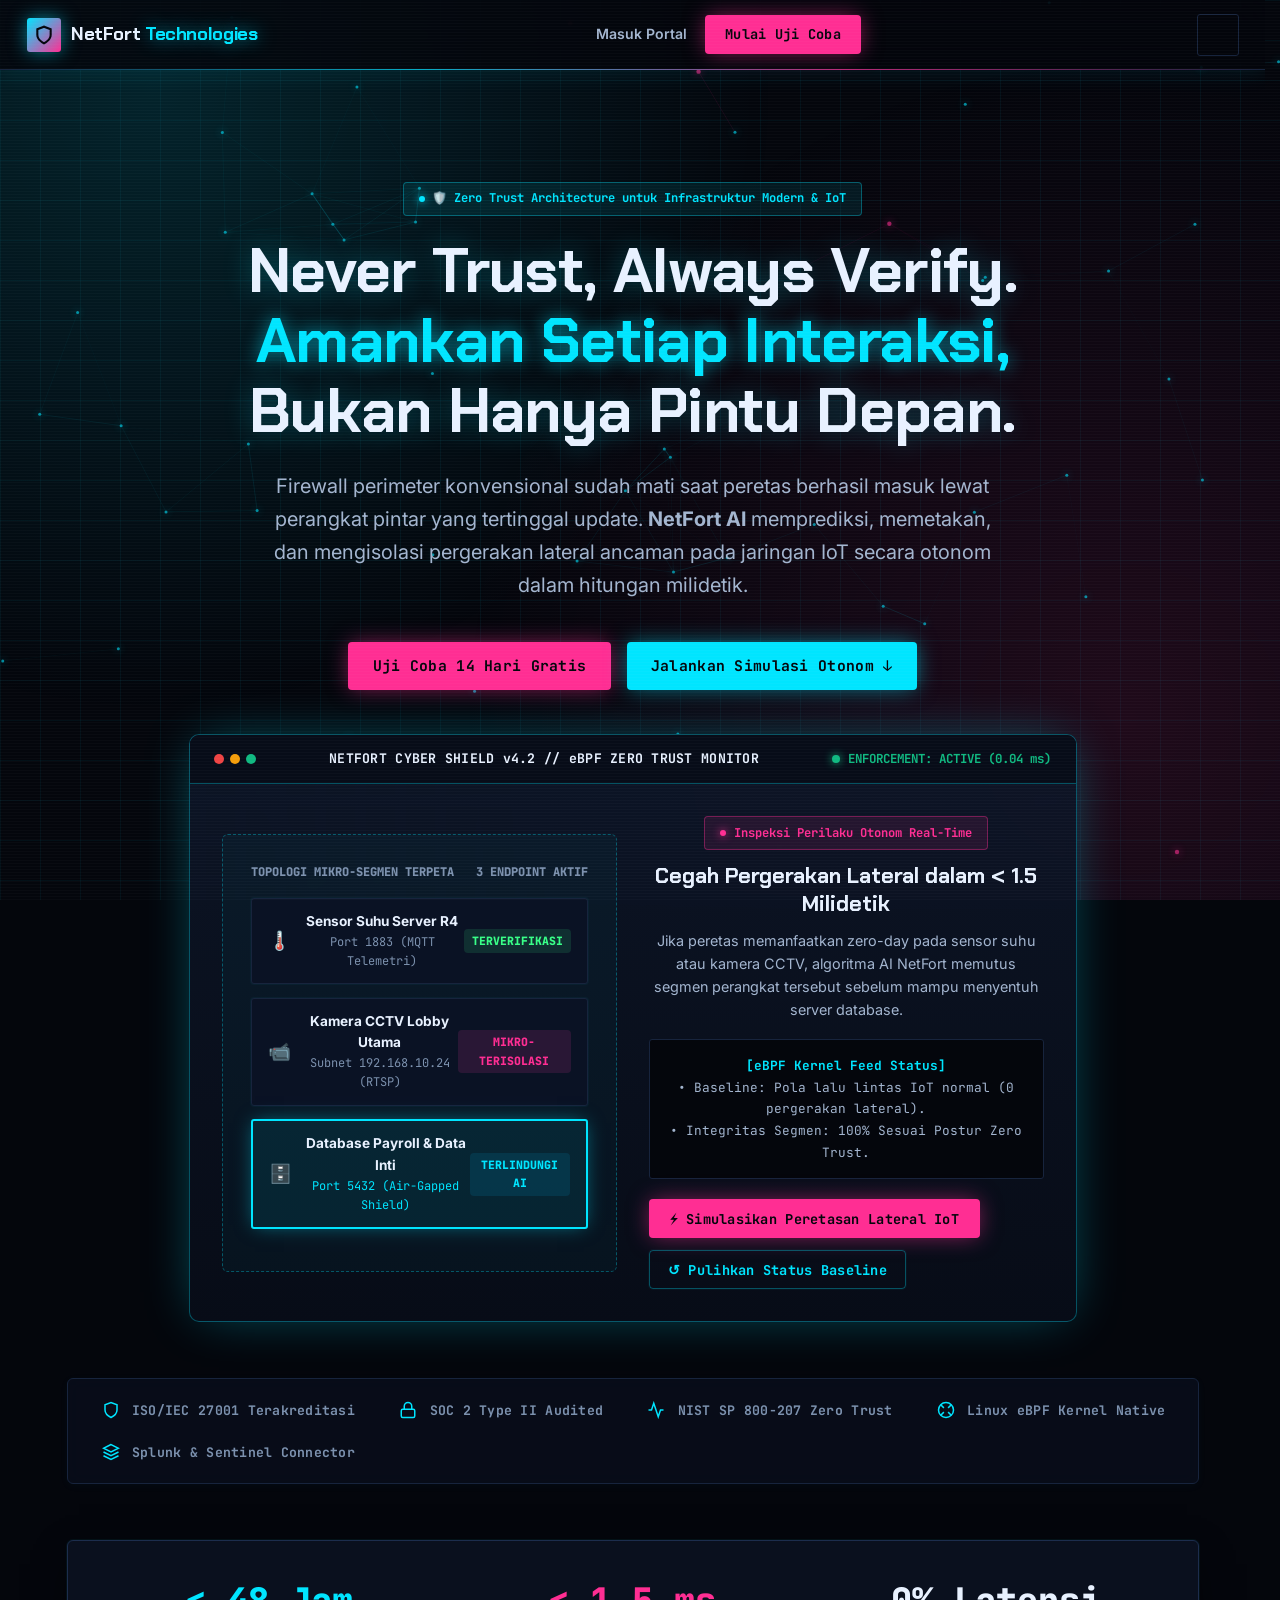
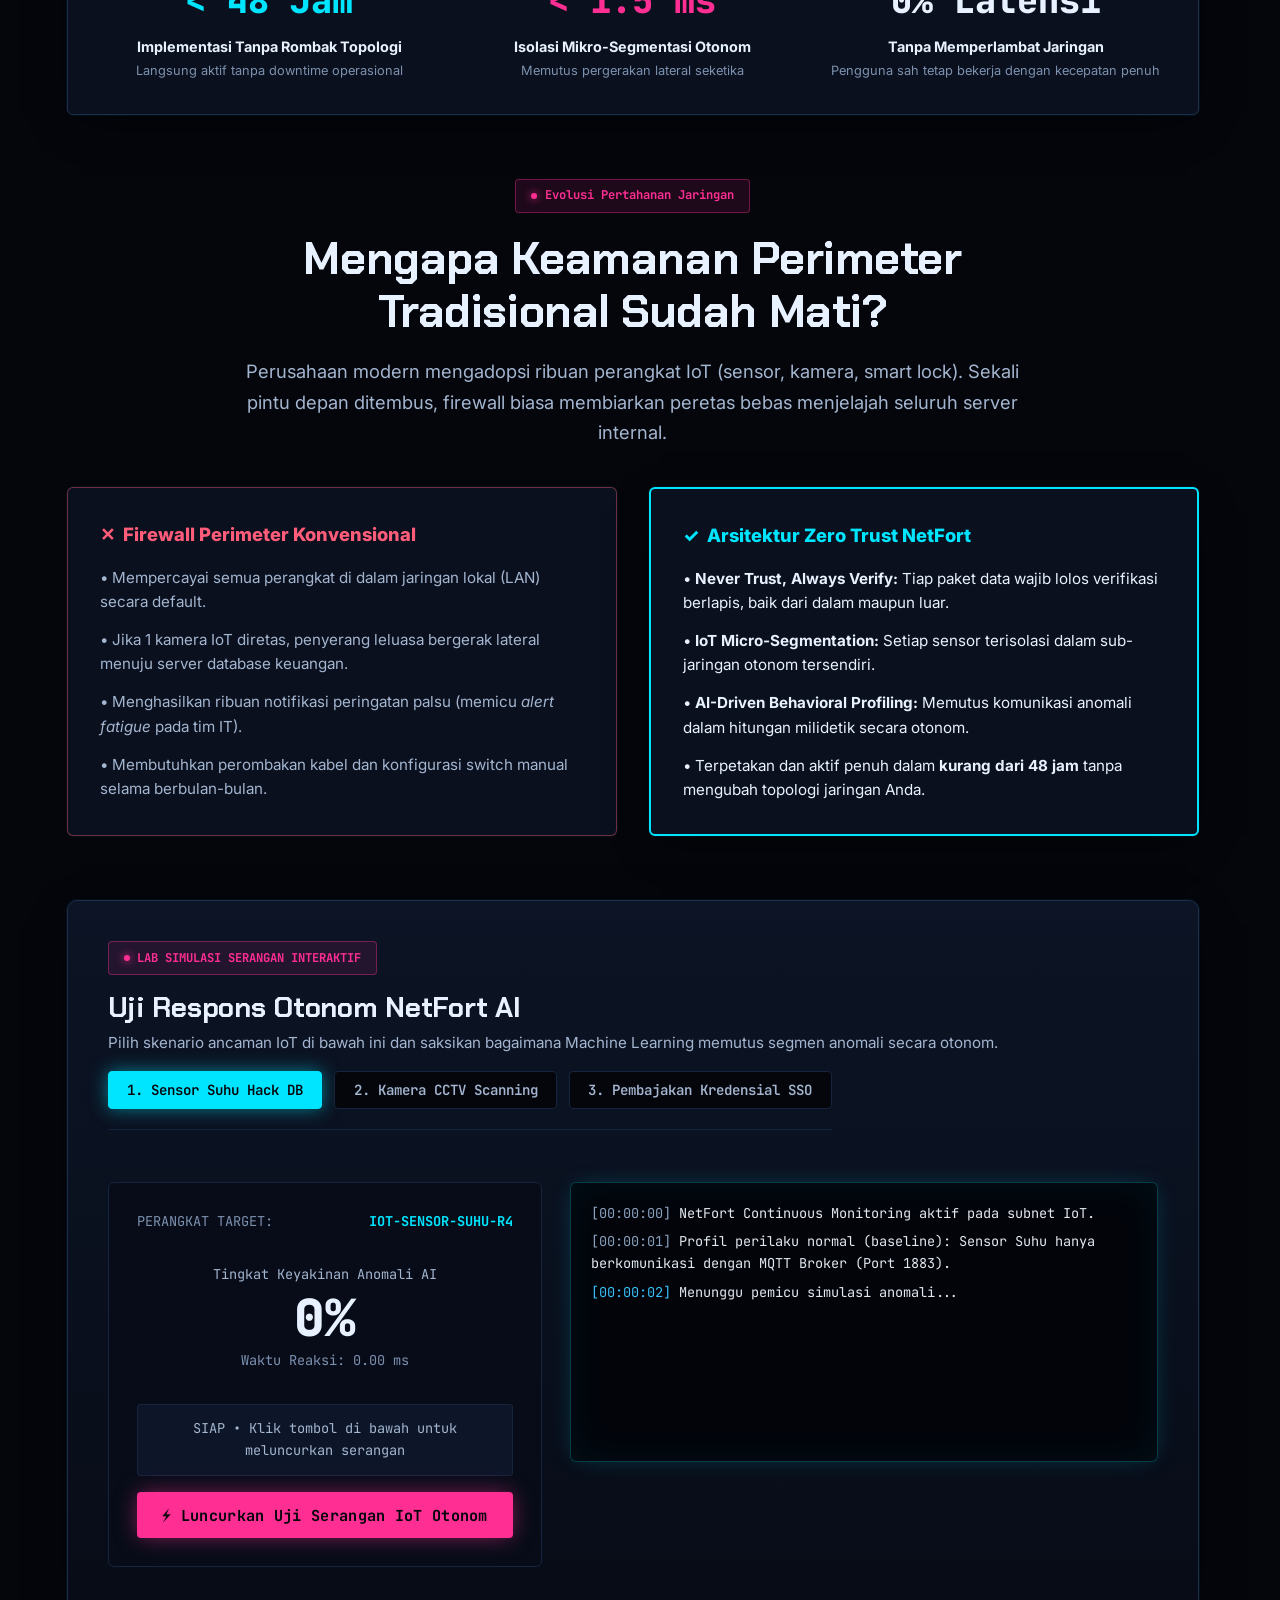
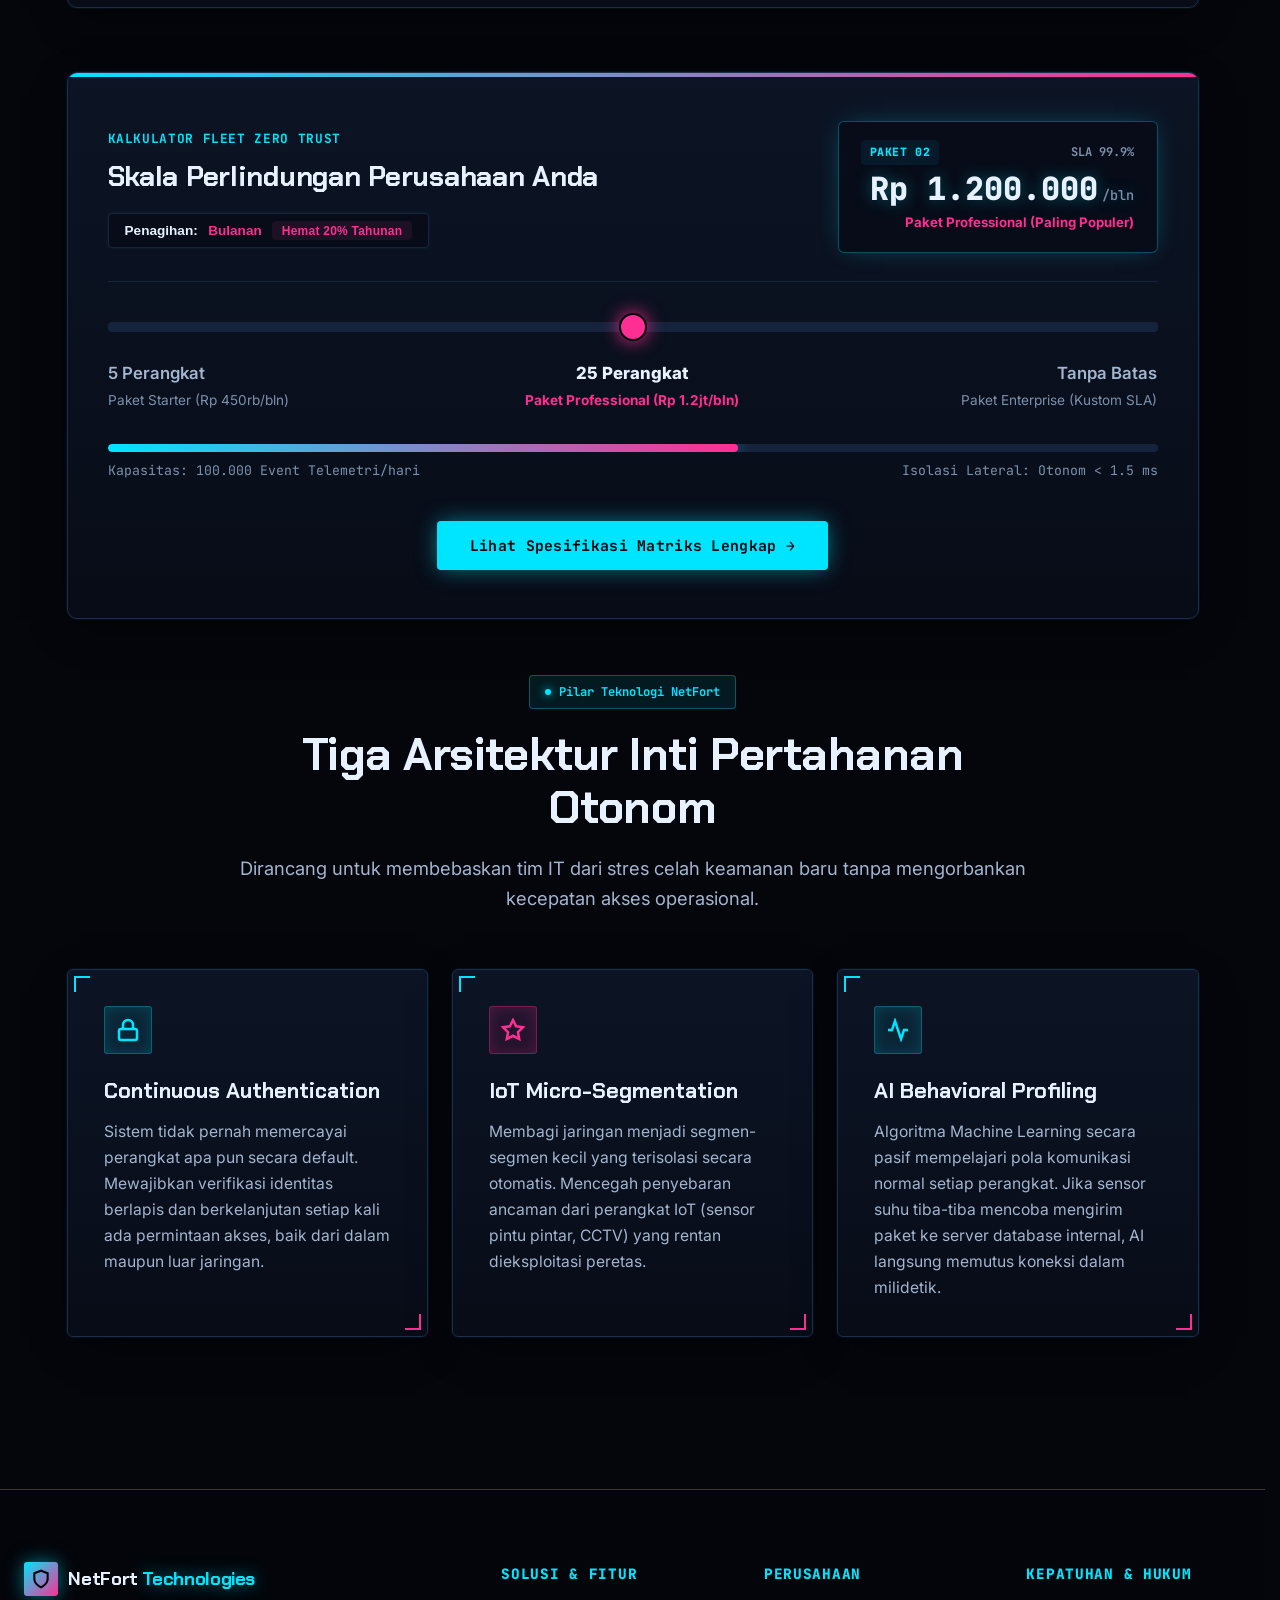
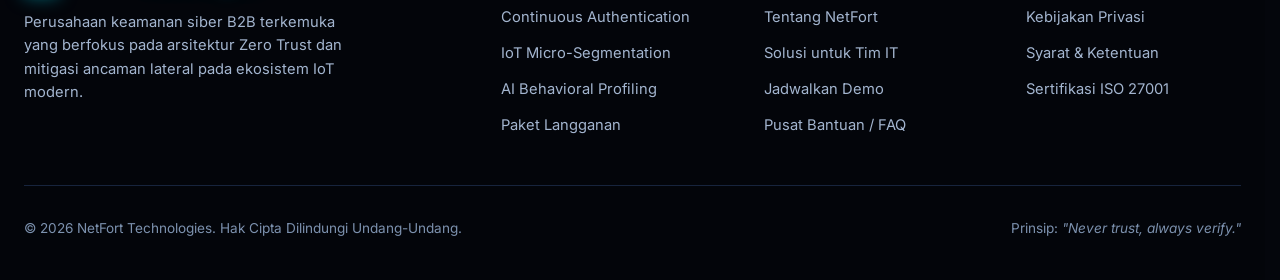
<file: index.html>
<!DOCTYPE html>
<html lang="id">
<head>
  <meta charset="UTF-8" />
  <meta name="viewport" content="width=device-width, initial-scale=1.0" />
  <title>NetFort Technologies — Platform Keamanan Zero Trust & IoT Otonom</title>
  <meta name="description" content="Platform Zero Trust bertenaga AI yang memprediksi, memetakan, dan mengisolasi ancaman lateral pada ekosistem IoT secara otonom dalam hitungan milidetik.">
  <link rel="stylesheet" href="styles.css" />
  <script src="cyber.js" defer></script>
</head>
<body>

  <!-- Navbar Presisi Tetap (100% Konsisten di Seluruh Halaman) -->
  <header class="site-nav">
    <div class="nav-container">
      <a href="index.html" class="brand-logo">
        <div class="brand-icon">
          <svg width="20" height="20" viewBox="0 0 24 24" fill="none" stroke="currentColor" stroke-width="2.5"><path d="M12 22s8-4 8-10V5l-8-3-8 3v7c0 6 8 10 8 10z"/></svg>
        </div>
        <span>NetFort <span class="highlight-sky">Technologies</span></span>
      </a>

      <ul class="nav-links">
        <li><a href="index.html" class="active">Beranda</a></li>
        <li><a href="about.html">Tentang Kami</a></li>
        <li><a href="features.html">Fitur & Teknologi</a></li>
        <li><a href="pricing.html">Paket & Harga</a></li>
        <li><a href="faq.html">FAQ</a></li>
        <li><a href="contact.html">Kontak & Demo</a></li>
        <li><a href="dokumen.html">Dokumen</a></li>
      </ul>

      <div class="nav-actions">
        <a href="portal.html" class="nav-signin-link">Masuk Portal</a>
        <a href="pricing.html" class="btn btn-primary" style="padding: 0.5rem 1.2rem; font-size: 0.85rem;">Mulai Uji Coba</a>
      </div>
    </div>
  </header>

  <main class="main-wrapper">
    <!-- Hero Section -->
    <section class="hero-box">
      <div class="pill-badge">
        <span>🛡️</span> Zero Trust Architecture untuk Infrastruktur Modern & IoT
      </div>
      <h1>
        Never Trust, Always Verify.<br />
        <span class="highlight-sky">Amankan Setiap Interaksi,</span> Bukan Hanya Pintu Depan.
      </h1>
      <p>
        Firewall perimeter konvensional sudah mati saat peretas berhasil masuk lewat perangkat pintar yang tertinggal update. <strong>NetFort AI</strong> memprediksi, memetakan, dan mengisolasi pergerakan lateral ancaman pada jaringan IoT secara otonom dalam hitungan milidetik.
      </p>
      <div class="hero-actions">
        <a href="pricing.html" class="btn btn-primary">Uji Coba 14 Hari Gratis</a>
        <a href="#simulator" class="btn btn-sky">Jalankan Simulasi Otonom ↓</a>
      </div>

      <!-- KONSOL ARSITEKTUR KEAMANAN ZERO TRUST NETFORT (VISUAL BRAND IDENTITY) -->
      <div class="hero-cyber-console">
        <div class="console-topbar">
          <div class="console-dots">
            <span class="console-dot dot-red"></span>
            <span class="console-dot dot-yellow"></span>
            <span class="console-dot dot-green"></span>
          </div>
          <div style="font-weight:700; color:var(--text-main); letter-spacing:0.02em;">
            NETFORT CYBER SHIELD v4.2 // eBPF ZERO TRUST MONITOR
          </div>
          <div style="display:flex; align-items:center; gap:0.5rem; color:#10b981; font-weight:700; font-size:0.78rem;">
            <span style="display:inline-block; width:8px; height:8px; border-radius:50%; background:#10b981; box-shadow:0 0 8px #10b981;"></span>
            ENFORCEMENT: ACTIVE (0.04 ms)
          </div>
        </div>

        <div class="console-body">
          <!-- Sisi Kiri: Visualizer Topologi Segmen IoT & Database -->
          <div class="topology-visualizer">
            <div style="font-size:0.75rem; font-weight:800; font-family:var(--font-mono); color:var(--text-dim); text-transform:uppercase; margin-bottom:1rem; display:flex; justify-content:space-between;">
              <span>TOPOLOGI MIKRO-SEGMEN TERPETA</span>
              <span>3 ENDPOINT AKTIF</span>
            </div>

            <div class="topology-node" id="heroNodeSensor">
              <div style="display:flex; align-items:center; gap:0.65rem;">
                <span style="font-size:1.15rem;">🌡️</span>
                <div>
                  <div style="font-size:0.85rem; font-weight:700; color:var(--text-main);">Sensor Suhu Server R4</div>
                  <div style="font-size:0.75rem; color:var(--text-dim); font-family:var(--font-mono);">Port 1883 (MQTT Telemetri)</div>
                </div>
              </div>
              <span class="node-status-pill pill-ok" id="heroPillSensor">TERVERIFIKASI</span>
            </div>

            <div class="topology-node" id="heroNodeCctv">
              <div style="display:flex; align-items:center; gap:0.65rem;">
                <span style="font-size:1.15rem;">📹</span>
                <div>
                  <div style="font-size:0.85rem; font-weight:700; color:var(--text-main);">Kamera CCTV Lobby Utama</div>
                  <div style="font-size:0.75rem; color:var(--text-dim); font-family:var(--font-mono);">Subnet 192.168.10.24 (RTSP)</div>
                </div>
              </div>
              <span class="node-status-pill pill-isolated" id="heroPillCctv">MIKRO-TERISOLASI</span>
            </div>

            <div class="topology-node core-secure" id="heroNodeDb">
              <div style="display:flex; align-items:center; gap:0.65rem;">
                <span style="font-size:1.15rem;">🗄️</span>
                <div>
                  <div style="font-size:0.85rem; font-weight:700; color:var(--text-main);">Database Payroll & Data Inti</div>
                  <div style="font-size:0.75rem; color:var(--sky-blue); font-family:var(--font-mono);">Port 5432 (Air-Gapped Shield)</div>
                </div>
              </div>
              <span class="node-status-pill pill-shielded" id="heroPillDb">TERLINDUNGI AI</span>
            </div>
          </div>

          <!-- Sisi Kanan: Live AI Behavioral Profiling Inspector -->
          <div>
            <div class="pill-badge pill-badge-pink" style="margin-bottom:0.75rem;">Inspeksi Perilaku Otonom Real-Time</div>
            <h3 style="font-size:1.35rem; color:var(--text-main); line-height:1.3; margin-bottom:0.65rem;">
              Cegah Pergerakan Lateral dalam &lt; 1.5 Milidetik
            </h3>
            <p style="font-size:0.9rem; color:var(--text-muted); line-height:1.6; margin-bottom:1.15rem;">
              Jika peretas memanfaatkan zero-day pada sensor suhu atau kamera CCTV, algoritma AI NetFort memutus segmen perangkat tersebut sebelum mampu menyentuh server database.
            </p>

            <div style="background:var(--bg-canvas); border:1px solid var(--border-subtle); border-radius:var(--radius-sm); padding:0.9rem 1.15rem; margin-bottom:1.25rem; font-family:var(--font-mono); font-size:0.8rem; color:var(--text-muted); line-height:1.7;">
              <div style="color:var(--sky-blue); font-weight:700;">[eBPF Kernel Feed Status]</div>
              <div id="heroFeedLine1">• Baseline: Pola lalu lintas IoT normal (0 pergerakan lateral).</div>
              <div id="heroFeedLine2">• Integritas Segmen: 100% Sesuai Postur Zero Trust.</div>
            </div>

            <div style="display:flex; gap:0.75rem; flex-wrap:wrap;">
              <button type="button" class="btn btn-primary" style="padding:0.6rem 1.25rem; font-size:0.85rem;" onclick="simulasikanSeranganHero()">
                ⚡ Simulasikan Peretasan Lateral IoT
              </button>
              <button type="button" class="btn btn-outline" style="padding:0.6rem 1.15rem; font-size:0.85rem;" onclick="resetSimulasiHero()">
                ↺ Pulihkan Status Baseline
              </button>
            </div>
          </div>
        </div>
      </div>
    </section>

    <!-- BAR KEPATUHAN & INTEGRASI ENTERPRISE RESMI (BRAND REPUTATION) -->
    <div class="trust-bar">
      <div class="trust-item">
        <span class="trust-icon"><svg width="18" height="18" viewBox="0 0 24 24" fill="none" stroke="currentColor" stroke-width="2"><path d="M12 22s8-4 8-10V5l-8-3-8 3v7c0 6 8 10 8 10z"/></svg></span>
        ISO/IEC 27001 Terakreditasi
      </div>
      <div class="trust-item">
        <span class="trust-icon"><svg width="18" height="18" viewBox="0 0 24 24" fill="none" stroke="currentColor" stroke-width="2"><rect x="3" y="11" width="18" height="11" rx="2" ry="2"/><path d="M7 11V7a5 5 0 0 1 10 0v4"/></svg></span>
        SOC 2 Type II Audited
      </div>
      <div class="trust-item">
        <span class="trust-icon"><svg width="18" height="18" viewBox="0 0 24 24" fill="none" stroke="currentColor" stroke-width="2"><polyline points="22 12 18 12 15 21 9 3 6 12 2 12"/></svg></span>
        NIST SP 800-207 Zero Trust
      </div>
      <div class="trust-item">
        <span class="trust-icon"><svg width="18" height="18" viewBox="0 0 24 24" fill="none" stroke="currentColor" stroke-width="2"><circle cx="12" cy="12" r="10"/><path d="m4.93 4.93 4.24 4.24"/><path d="m14.83 9.17 4.24-4.24"/><path d="m14.83 14.83 4.24 4.24"/><path d="m9.17 14.83-4.24 4.24"/></svg></span>
        Linux eBPF Kernel Native
      </div>
      <div class="trust-item">
        <span class="trust-icon"><svg width="18" height="18" viewBox="0 0 24 24" fill="none" stroke="currentColor" stroke-width="2"><polygon points="12 2 2 7 12 12 22 7 12 2"/><polyline points="2 17 12 22 22 17"/><polyline points="2 12 12 17 22 12"/></svg></span>
        Splunk & Sentinel Connector
      </div>
    </div>

    <!-- Metrik Kunci Keandalan -->
    <div style="display:grid; grid-template-columns:repeat(3, 1fr); gap:1.5rem; background:var(--bg-surface); border:1px solid var(--border-card); border-radius:var(--radius-md); padding:2rem; margin:2.5rem 0 4rem; text-align:center; box-shadow:var(--shadow-card);">
      <div>
        <div style="font-size:2.2rem; font-weight:900; color:var(--sky-blue); font-family:var(--font-mono);">&lt; 48 Jam</div>
        <div style="font-size:0.9rem; font-weight:700; color:var(--text-main); margin-top:0.35rem;">Implementasi Tanpa Rombak Topologi</div>
        <div style="font-size:0.8rem; color:var(--text-dim); margin-top:0.2rem;">Langsung aktif tanpa downtime operasional</div>
      </div>
      <div>
        <div style="font-size:2.2rem; font-weight:900; color:var(--hot-pink); font-family:var(--font-mono);">&lt; 1.5 ms</div>
        <div style="font-size:0.9rem; font-weight:700; color:var(--text-main); margin-top:0.35rem;">Isolasi Mikro-Segmentasi Otonom</div>
        <div style="font-size:0.8rem; color:var(--text-dim); margin-top:0.2rem;">Memutus pergerakan lateral seketika</div>
      </div>
      <div>
        <div style="font-size:2.2rem; font-weight:900; color:var(--text-main); font-family:var(--font-mono);">0% Latensi</div>
        <div style="font-size:0.9rem; font-weight:700; color:var(--text-main); margin-top:0.35rem;">Tanpa Memperlambat Jaringan</div>
        <div style="font-size:0.8rem; color:var(--text-dim); margin-top:0.2rem;">Pengguna sah tetap bekerja dengan kecepatan penuh</div>
      </div>
    </div>

    <!-- Perbandingan Nyata: Firewall Tradisional vs NetFort Zero Trust -->
    <div class="section-header" style="margin-bottom: 2.5rem;">
      <div class="pill-badge pill-badge-pink">Evolusi Pertahanan Jaringan</div>
      <h2>Mengapa Keamanan Perimeter Tradisional Sudah Mati?</h2>
      <p>Perusahaan modern mengadopsi ribuan perangkat IoT (sensor, kamera, smart lock). Sekali pintu depan ditembus, firewall biasa membiarkan peretas bebas menjelajah seluruh server internal.</p>
    </div>

    <div style="display:grid; grid-template-columns: 1fr 1fr; gap: 2rem; margin-bottom: 4rem;">
      <div style="background:var(--bg-surface); border:1px solid rgba(255,92,122,.4); border-radius:var(--radius-md); padding:2rem; box-shadow:var(--shadow-sm);">
        <div style="display:flex; align-items:center; gap:0.5rem; margin-bottom:1rem; color:#ff5c7a; font-weight:800; font-size:1.15rem;">
          <span>✕</span> Firewall Perimeter Konvensional
        </div>
        <ul style="list-style:none; display:flex; flex-direction:column; gap:0.85rem; font-size:0.95rem; color:var(--text-muted);">
          <li>• Mempercayai semua perangkat di dalam jaringan lokal (LAN) secara default.</li>
          <li>• Jika 1 kamera IoT diretas, penyerang leluasa bergerak lateral menuju server database keuangan.</li>
          <li>• Menghasilkan ribuan notifikasi peringatan palsu (memicu <em>alert fatigue</em> pada tim IT).</li>
          <li>• Membutuhkan perombakan kabel dan konfigurasi switch manual selama berbulan-bulan.</li>
        </ul>
      </div>

      <div style="background:var(--bg-surface); border:2px solid var(--sky-blue); border-radius:var(--radius-md); padding:2rem; box-shadow:var(--shadow-card);">
        <div style="display:flex; align-items:center; gap:0.5rem; margin-bottom:1rem; color:var(--sky-blue); font-weight:800; font-size:1.15rem;">
          <span>✓</span> Arsitektur Zero Trust NetFort
        </div>
        <ul style="list-style:none; display:flex; flex-direction:column; gap:0.85rem; font-size:0.95rem; color:var(--text-main);">
          <li>• <strong>Never Trust, Always Verify:</strong> Tiap paket data wajib lolos verifikasi berlapis, baik dari dalam maupun luar.</li>
          <li>• <strong>IoT Micro-Segmentation:</strong> Setiap sensor terisolasi dalam sub-jaringan otonom tersendiri.</li>
          <li>• <strong>AI-Driven Behavioral Profiling:</strong> Memutus komunikasi anomali dalam hitungan milidetik secara otonom.</li>
          <li>• Terpetakan dan aktif penuh dalam <strong>kurang dari 48 jam</strong> tanpa mengubah topologi jaringan Anda.</li>
        </ul>
      </div>
    </div>

    <!-- Simulator Interaktif: Uji Kasus Sensor Suhu IoT yang Diretas -->
    <section class="simulator-box" id="simulator">
      <div style="display:flex; justify-content:space-between; align-items:flex-start; flex-wrap:wrap; gap:1rem; margin-bottom:1.5rem;">
        <div>
          <div class="pill-badge pill-badge-pink" style="margin-bottom:0.4rem;">LAB SIMULASI SERANGAN INTERAKTIF</div>
          <h2 style="font-size:1.75rem; color:var(--text-main); margin-top:0.25rem;">Uji Respons Otonom NetFort AI</h2>
          <p style="color:var(--text-muted); font-size:0.95rem;">Pilih skenario ancaman IoT di bawah ini dan saksikan bagaimana Machine Learning memutus segmen anomali secara otonom.</p>
        </div>
        <div class="sim-nav">
          <button class="sim-tab-btn active" onclick="pilihSkenario(this, 'suhu')">1. Sensor Suhu Hack DB</button>
          <button class="sim-tab-btn" onclick="pilihSkenario(this, 'cctv')">2. Kamera CCTV Scanning</button>
          <button class="sim-tab-btn" onclick="pilihSkenario(this, 'auth')">3. Pembajakan Kredensial SSO</button>
        </div>
      </div>

      <div class="sim-layout">
        <div class="sim-status-card">
          <div>
            <div style="display:flex; justify-content:space-between; font-size:0.85rem; font-family:var(--font-mono); color:var(--text-dim);">
              <span>PERANGKAT TARGET:</span>
              <span id="targetPerangkatLabel" style="font-weight:700; color:var(--sky-blue);">IOT-SENSOR-SUHU-R4</span>
            </div>

            <div style="margin:2rem 0; text-align:center;">
              <div style="font-size:0.85rem; color:var(--text-muted); font-family:var(--font-mono); margin-bottom:0.4rem;">Tingkat Keyakinan Anomali AI</div>
              <div id="nilaiKeyakinanDisplay" style="font-size:3.2rem; font-weight:900; font-family:var(--font-mono); color:var(--text-main); line-height:1;">0%</div>
              <div id="waktuIsolasiDisplay" style="font-size:0.85rem; color:var(--text-dim); font-family:var(--font-mono); margin-top:0.4rem;">Waktu Reaksi: 0.00 ms</div>
            </div>
          </div>

          <div>
            <div id="statusSimulasiNotice" style="background:var(--bg-subtle); border:1px solid var(--border-subtle); border-radius:var(--radius-sm); padding:0.85rem; text-align:center; font-size:0.85rem; color:var(--text-muted); margin-bottom:1rem; font-family:var(--font-mono);">
              SIAP &bull; Klik tombol di bawah untuk meluncurkan serangan
            </div>
            <button id="btnEksekusiSim" class="btn btn-primary" style="width:100%; font-size:0.95rem;" onclick="jalankanSimulasiIoT()">
              ⚡ Luncurkan Uji Serangan IoT Otonom
            </button>
          </div>
        </div>

        <div class="terminal-view" id="terminalSimulasi">
          <div><span style="color:#8aa0bd;">[00:00:00]</span> NetFort Continuous Monitoring aktif pada subnet IoT.</div>
          <div><span style="color:#8aa0bd;">[00:00:01]</span> Profil perilaku normal (baseline): Sensor Suhu hanya berkomunikasi dengan MQTT Broker (Port 1883).</div>
          <div><span style="color:#38bdf8;">[00:00:02]</span> Menunggu pemicu simulasi anomali...</div>
        </div>
      </div>
    </section>

    <!-- Slider Kapasitas 3-Step: Presisi Geometri & Layout Anti-Geser -->
    <section class="slider-card" id="pricing-slider">
      <div class="slider-header-grid">
        <div class="slider-header-info">
          <span style="font-size:0.8rem; font-weight:700; color:var(--sky-blue); text-transform:uppercase; letter-spacing:0.05em; font-family:var(--font-mono);">KALKULATOR FLEET ZERO TRUST</span>
          <h2 style="font-size:1.75rem; color:var(--text-main); margin-top:0.25rem;">Skala Perlindungan Perusahaan Anda</h2>
          <div class="slider-toggle-wrap">
            <button id="annualSwitchBtn" class="billing-pill-btn" onclick="toggleDiskonTahunan()">
              Penagihan: <strong id="annualSwitchLabel" style="color:var(--hot-pink);">Bulanan</strong>
              <span class="discount-badge">Hemat 20% Tahunan</span>
            </button>
          </div>
        </div>

        <!-- Kotak Harga Terkunci (Fixed Geometry Box) -->
        <div class="slider-fixed-price-card">
          <div class="price-tier-meta">
            <span class="tier-chip" id="tierChipBadge">PAKET 02</span>
            <span class="sla-chip" id="tierSlaBadge">SLA 99.9%</span>
          </div>
          <div class="price-value-container" id="dynamicPriceDisplay">
            Rp&nbsp;1.200.000<span class="price-period">/bln</span>
          </div>
          <div class="price-label-desc" id="selectedTierTag">
            Paket Professional (Paling Populer)
          </div>
        </div>
      </div>

      <!-- Input Slider Tepat 3 Step: 0 = Starter (5), 1 = Pro (25), 2 = Enterprise (Unlimited) -->
      <div class="slider-wrapper-3">
        <input type="range" min="0" max="2" step="1" value="1" class="step-range-input-3" id="tierRangeSlider" oninput="onStepSliderBerubah(this.value)" />

        <!-- 3 Label Persis Sejajar: Format Seragam & Rapi -->
        <div class="slider-3-labels">
          <div class="slider-3-item align-left" id="stepLabel0" onclick="pilihStepSlider(0)">
            <span class="step-title-3">5 Perangkat</span>
            <span class="step-sub-3">Paket Starter (Rp 450rb/bln)</span>
          </div>
          <div class="slider-3-item align-center active" id="stepLabel1" onclick="pilihStepSlider(1)">
            <span class="step-title-3">25 Perangkat</span>
            <span class="step-sub-3">Paket Professional (Rp 1.2jt/bln)</span>
          </div>
          <div class="slider-3-item align-right" id="stepLabel2" onclick="pilihStepSlider(2)">
            <span class="step-title-3">Tanpa Batas</span>
            <span class="step-sub-3">Paket Enterprise (Kustom SLA)</span>
          </div>
        </div>

        <div class="capacity-track">
          <div class="capacity-bar" id="tierCapacityBar" style="width: 60%;"></div>
        </div>
        <div style="display:flex; justify-content:space-between; font-size:0.825rem; color:var(--text-dim); font-family:var(--font-mono); margin-top:0.4rem;">
          <span id="tierTelemetryRate">Kapasitas: 100.000 Event Telemetri/hari</span>
          <span id="tierContainmentMode">Isolasi Lateral: Otonom &lt; 1.5 ms</span>
        </div>
      </div>

      <div style="text-align:center; margin-top:2.5rem;">
        <a href="pricing.html" class="btn btn-sky" style="padding:0.75rem 2rem;">Lihat Spesifikasi Matriks Lengkap →</a>
      </div>
    </section>

    <!-- 3 Fitur Utama Berdasarkan Brief Dosen -->
    <div class="section-header">
      <div class="pill-badge">Pilar Teknologi NetFort</div>
      <h2>Tiga Arsitektur Inti Pertahanan Otonom</h2>
      <p>Dirancang untuk membebaskan tim IT dari stres celah keamanan baru tanpa mengorbankan kecepatan akses operasional.</p>
    </div>

    <div class="bento-grid">
      <div class="bento-card bento-col-4">
        <div class="bento-icon-box">
          <svg width="24" height="24" viewBox="0 0 24 24" fill="none" stroke="currentColor" stroke-width="2.5"><rect x="3" y="11" width="18" height="11" rx="2" ry="2"/><path d="M7 11V7a5 5 0 0 1 10 0v4"/></svg>
        </div>
        <h3>Continuous Authentication</h3>
        <p>Sistem tidak pernah memercayai perangkat apa pun secara default. Mewajibkan verifikasi identitas berlapis dan berkelanjutan setiap kali ada permintaan akses, baik dari dalam maupun luar jaringan.</p>
      </div>

      <div class="bento-card bento-col-4">
        <div class="bento-icon-box pink">
          <svg width="24" height="24" viewBox="0 0 24 24" fill="none" stroke="currentColor" stroke-width="2.5"><polygon points="12 2 15.09 8.26 22 9.27 17 14.14 18.18 21.02 12 17.77 5.82 21.02 7 14.14 2 9.27 8.91 8.26 12 2"/></svg>
        </div>
        <h3>IoT Micro-Segmentation</h3>
        <p>Membagi jaringan menjadi segmen-segmen kecil yang terisolasi secara otomatis. Mencegah penyebaran ancaman dari perangkat IoT (sensor pintu pintar, CCTV) yang rentan dieksploitasi peretas.</p>
      </div>

      <div class="bento-card bento-col-4">
        <div class="bento-icon-box">
          <svg width="24" height="24" viewBox="0 0 24 24" fill="none" stroke="currentColor" stroke-width="2.5"><path d="M22 12h-4l-3 9L9 3l-3 9H2"/></svg>
        </div>
        <h3>AI Behavioral Profiling</h3>
        <p>Algoritma Machine Learning secara pasif mempelajari pola komunikasi normal setiap perangkat. Jika sensor suhu tiba-tiba mencoba mengirim paket ke server database internal, AI langsung memutus koneksi dalam milidetik.</p>
      </div>
    </div>
  </main>

  <!-- Footer Resmi -->
  <footer class="site-footer">
    <div class="footer-inner">
      <div class="footer-brand">
        <a href="index.html" class="brand-logo">
          <div class="brand-icon">
            <svg width="20" height="20" viewBox="0 0 24 24" fill="none" stroke="currentColor" stroke-width="2.5"><path d="M12 22s8-4 8-10V5l-8-3-8 3v7c0 6 8 10 8 10z"/></svg>
          </div>
          <span>NetFort <span class="highlight-sky">Technologies</span></span>
        </a>
        <p>Perusahaan keamanan siber B2B terkemuka yang berfokus pada arsitektur Zero Trust dan mitigasi ancaman lateral pada ekosistem IoT modern.</p>
      </div>

      <div class="footer-col">
        <h5>Solusi & Fitur</h5>
        <ul>
          <li><a href="features.html">Continuous Authentication</a></li>
          <li><a href="features.html">IoT Micro-Segmentation</a></li>
          <li><a href="features.html">AI Behavioral Profiling</a></li>
          <li><a href="pricing.html">Paket Langganan</a></li>
        </ul>
      </div>

      <div class="footer-col">
        <h5>Perusahaan</h5>
        <ul>
          <li><a href="about.html">Tentang NetFort</a></li>
          <li><a href="about.html#persona">Solusi untuk Tim IT</a></li>
          <li><a href="contact.html">Jadwalkan Demo</a></li>
          <li><a href="faq.html">Pusat Bantuan / FAQ</a></li>
        </ul>
      </div>

      <div class="footer-col">
        <h5>Kepatuhan & Hukum</h5>
        <ul>
          <li><a href="#">Kebijakan Privasi</a></li>
          <li><a href="#">Syarat & Ketentuan</a></li>
          <li><a href="#">Sertifikasi ISO 27001</a></li>
        </ul>
      </div>
    </div>

    <div class="footer-bottom">
      <div>&copy; 2026 NetFort Technologies. Hak Cipta Dilindungi Undang-Undang.</div>
      <div>Prinsip: <em>"Never trust, always verify."</em></div>
    </div>
  </footer>

  <!-- Script Interaktif Simulasi, Console Hero & Slider -->
  <script>
    const dataPaket = [
      {
        nama: "Paket Starter (5 Perangkat)",
        chip: "PAKET 01",
        sla: "SLA 99.5%",
        hargaBulan: "Rp 450.000",
        hargaTahun: "Rp 360.000",
        suffixBulan: "/bln",
        telemetri: "10.000 Event Telemetri/hari",
        isolasi: "Alert Cepat & Isolasi Terpandu",
        barPct: 20
      },
      {
        nama: "Paket Professional (Paling Populer)",
        chip: "PAKET 02",
        sla: "SLA 99.9%",
        hargaBulan: "Rp 1.200.000",
        hargaTahun: "Rp 960.000",
        suffixBulan: "/bln",
        telemetri: "100.000 Event Telemetri/hari",
        isolasi: "Otonom Penuh < 1.5 ms",
        barPct: 60
      },
      {
        nama: "Paket Enterprise (Armada Tanpa Batas)",
        chip: "ENTERPRISE",
        sla: "SLA Dedicated 99.99%",
        hargaBulan: "Kustom SLA",
        hargaTahun: "Kustom SLA",
        suffixBulan: "/Dedicated",
        telemetri: "Throughput Tak Terbatas",
        isolasi: "SLA Dedicated & Air-Gapped",
        barPct: 100
      }
    ];

    let stepAktif = 1;
    let isDiskonTahunan = false;

    function pilihStepSlider(idx) {
      document.getElementById('tierRangeSlider').value = idx;
      onStepSliderBerubah(idx);
    }

    function onStepSliderBerubah(val) {
      stepAktif = parseInt(val);
      const paket = dataPaket[stepAktif];

      for (let i = 0; i <= 2; i++) {
        const item = document.getElementById('stepLabel' + i);
        if (item) {
          if (i === stepAktif) item.classList.add('active');
          else item.classList.remove('active');
        }
      }

      const harga = isDiskonTahunan ? paket.hargaTahun : paket.hargaBulan;
      document.getElementById('tierChipBadge').textContent = paket.chip;
      document.getElementById('tierSlaBadge').textContent = paket.sla;
      document.getElementById('dynamicPriceDisplay').innerHTML = `${harga}<span class="price-period">${paket.suffixBulan}</span>`;
      document.getElementById('selectedTierTag').textContent = paket.nama;
      document.getElementById('tierCapacityBar').style.width = paket.barPct + "%";
      document.getElementById('tierTelemetryRate').textContent = "Kapasitas: " + paket.telemetri;
      document.getElementById('tierContainmentMode').innerHTML = "Isolasi Lateral: " + paket.isolasi;
    }

    function toggleDiskonTahunan() {
      isDiskonTahunan = !isDiskonTahunan;
      const label = document.getElementById('annualSwitchLabel');
      label.textContent = isDiskonTahunan ? "Tahunan (-20% Aktif)" : "Bulanan";
      onStepSliderBerubah(stepAktif);
    }

    // Simulasi Arsitektur Hero Console
    function simulasikanSeranganHero() {
      const nodeSensor = document.getElementById('heroNodeSensor');
      const pillSensor = document.getElementById('heroPillSensor');
      const feed1 = document.getElementById('heroFeedLine1');
      const feed2 = document.getElementById('heroFeedLine2');

      nodeSensor.classList.add('breach-target');
      pillSensor.className = 'node-status-pill pill-isolated';
      pillSensor.textContent = 'TERPUTUS < 1.2ms';

      feed1.innerHTML = '<span style="color:#f43f5e; font-weight:700;">[!] ANOMALI: Sensor R4 mencoba probe lateral ke Database Payroll!</span>';
      feed2.innerHTML = '<span style="color:#34d399; font-weight:700;">[✓] OTONOM: eBPF memblokir paket & mengisolasi segmen dalam 1.18 ms. Database AMAN.</span>';
    }

    function resetSimulasiHero() {
      const nodeSensor = document.getElementById('heroNodeSensor');
      const pillSensor = document.getElementById('heroPillSensor');
      const feed1 = document.getElementById('heroFeedLine1');
      const feed2 = document.getElementById('heroFeedLine2');

      nodeSensor.classList.remove('breach-target');
      pillSensor.className = 'node-status-pill pill-ok';
      pillSensor.textContent = 'TERVERIFIKASI';

      feed1.innerHTML = '• Baseline: Pola lalu lintas IoT normal (0 pergerakan lateral).';
      feed2.innerHTML = '• Integritas Segmen: 100% Sesuai Postur Zero Trust.';
    }

    // Simulasi Serangan Sensor IoT Otonom
    const skenarioSerangan = {
      suhu: {
        target: "IOT-SENSOR-SUHU-R4",
        log: [
          "[!] ANOMALI TERDETEKSI: Sensor Suhu mencoba membuka socket TCP ke 10.0.4.15 (Database Payroll Internal)",
          "[!] PELANGGARAN PROFILING: Sensor suhu tidak memiliki hak akses komunikasi di luar port MQTT 1883",
          "[+] NetFort AI menganalisis deviasi pola: 99.8% indikasi peretasan lateral",
          "[TINDAKAN OTONOM] eBPF Micro-Segmentation memutus segmen perangkat IOT-SENSOR-SUHU-R4",
          "[TINDAKAN OTONOM] Port komunikasi ke Database Internal langsung di-drop dalam 1.2 milidetik",
          "[SUKSES] Pergerakan lateral digagalkan seketika. Sensor suhu lain & operasional server tetap berjalan 100% normal!"
        ]
      },
      cctv: {
        target: "IOT-KAMERA-CCTV-LOBBY",
        log: [
          "[!] ANOMALI TERDETEKSI: Firmware CCTV lama mencoba melakukan port scan SYN sweep ke subnet IT",
          "[!] Percobaan pencarian celah eksploitasi zero-day pada switch inti",
          "[+] Algoritma AI mengidentifikasi signature botnet Mirai/lateral scanner",
          "[TINDAKAN OTONOM] Segmen kamera CCTV diisolasi ke karantina sandbox otonom",
          "[SUKSES] Seluruh server inti terlindungi. Tiket insiden otomatis diteruskan ke tim SOC."
        ]
      },
      auth: {
        target: "GATEWAY-AUTH-KARYAWAN",
        log: [
          "[!] Permintaan akses file sensitif dengan token sesi lama",
          "[!] Continuous Authentication: Deteksi deviasi lokasi IP & perilaku pengetikan",
          "[TINDAKAN OTONOM] Mewajibkan verifikasi identitas sekunder instan",
          "[SUKSES] Akses tidak sah dibatalkan sebelum data dapat diunduh."
        ]
      }
    };

    let skenarioDipilih = 'suhu';
    let sedangSimulasi = false;

    function pilihSkenario(btn, key) {
      if (sedangSimulasi) return;
      document.querySelectorAll('.sim-tab-btn').forEach(b => b.classList.remove('active'));
      btn.classList.add('active');
      skenarioDipilih = key;
      document.getElementById('targetPerangkatLabel').textContent = skenarioSerangan[key].target;
      document.getElementById('nilaiKeyakinanDisplay').textContent = "0%";
      document.getElementById('waktuIsolasiDisplay').textContent = "Waktu Reaksi: 0.00 ms";
      document.getElementById('statusSimulasiNotice').textContent = "SIAP &bull; Skenario aktif: " + key.toUpperCase();
    }

    function jalankanSimulasiIoT() {
      if (sedangSimulasi) return;
      sedangSimulasi = true;

      const btn = document.getElementById('btnEksekusiSim');
      const term = document.getElementById('terminalSimulasi');
      const notice = document.getElementById('statusSimulasiNotice');
      const nilaiKeyakinan = document.getElementById('nilaiKeyakinanDisplay');
      const waktuDisplay = document.getElementById('waktuIsolasiDisplay');

      btn.disabled = true;
      btn.textContent = "AI Sedang Menganalisis & Mengisolasi...";
      notice.textContent = "🚨 ANOMALI PERILAKU TERDETEKSI &bull; AI MEMUTUS SEGMEN";
      notice.style.color = "var(--hot-pink)";
      term.innerHTML = "";

      const skenario = skenarioSerangan[skenarioDipilih];
      let step = 0;
      let waktuAwal = performance.now();

      let interval = setInterval(() => {
        if (step < skenario.log.length) {
          const baris = document.createElement('div');
          const elapsedMs = (performance.now() - waktuAwal).toFixed(2);
          
          let teks = skenario.log[step];
          let warna = "#e2e8f0";
          if (teks.includes("[!]")) warna = "#f43f5e";
          if (teks.includes("[TINDAKAN")) warna = "#38bdf8";
          if (teks.includes("[SUKSES]")) warna = "#10b981";

          baris.innerHTML = `<span style="color:#8aa0bd;">[+${elapsedMs}ms]</span> <span style="color:${warna}">${teks}</span>`;
          term.appendChild(baris);
          term.scrollTop = term.scrollHeight;

          let score = Math.min(99.8, Math.round((step + 1) * (99.8 / skenario.log.length)));
          nilaiKeyakinan.textContent = score + "%";
          waktuDisplay.textContent = `Waktu Reaksi: 1.24 ms`;

          step++;
        } else {
          clearInterval(interval);
          sedangSimulasi = false;
          btn.disabled = false;
          btn.textContent = "⚡ Uji Skenario Lainnya";
          notice.textContent = "✓ TERISOLASI OTONOM &bull; ANCAMAN LATERAL DIPUTUS";
          notice.style.color = "var(--sky-blue)";
        }
      }, 500);
    }
  </script>

</body>
</html>
</file>
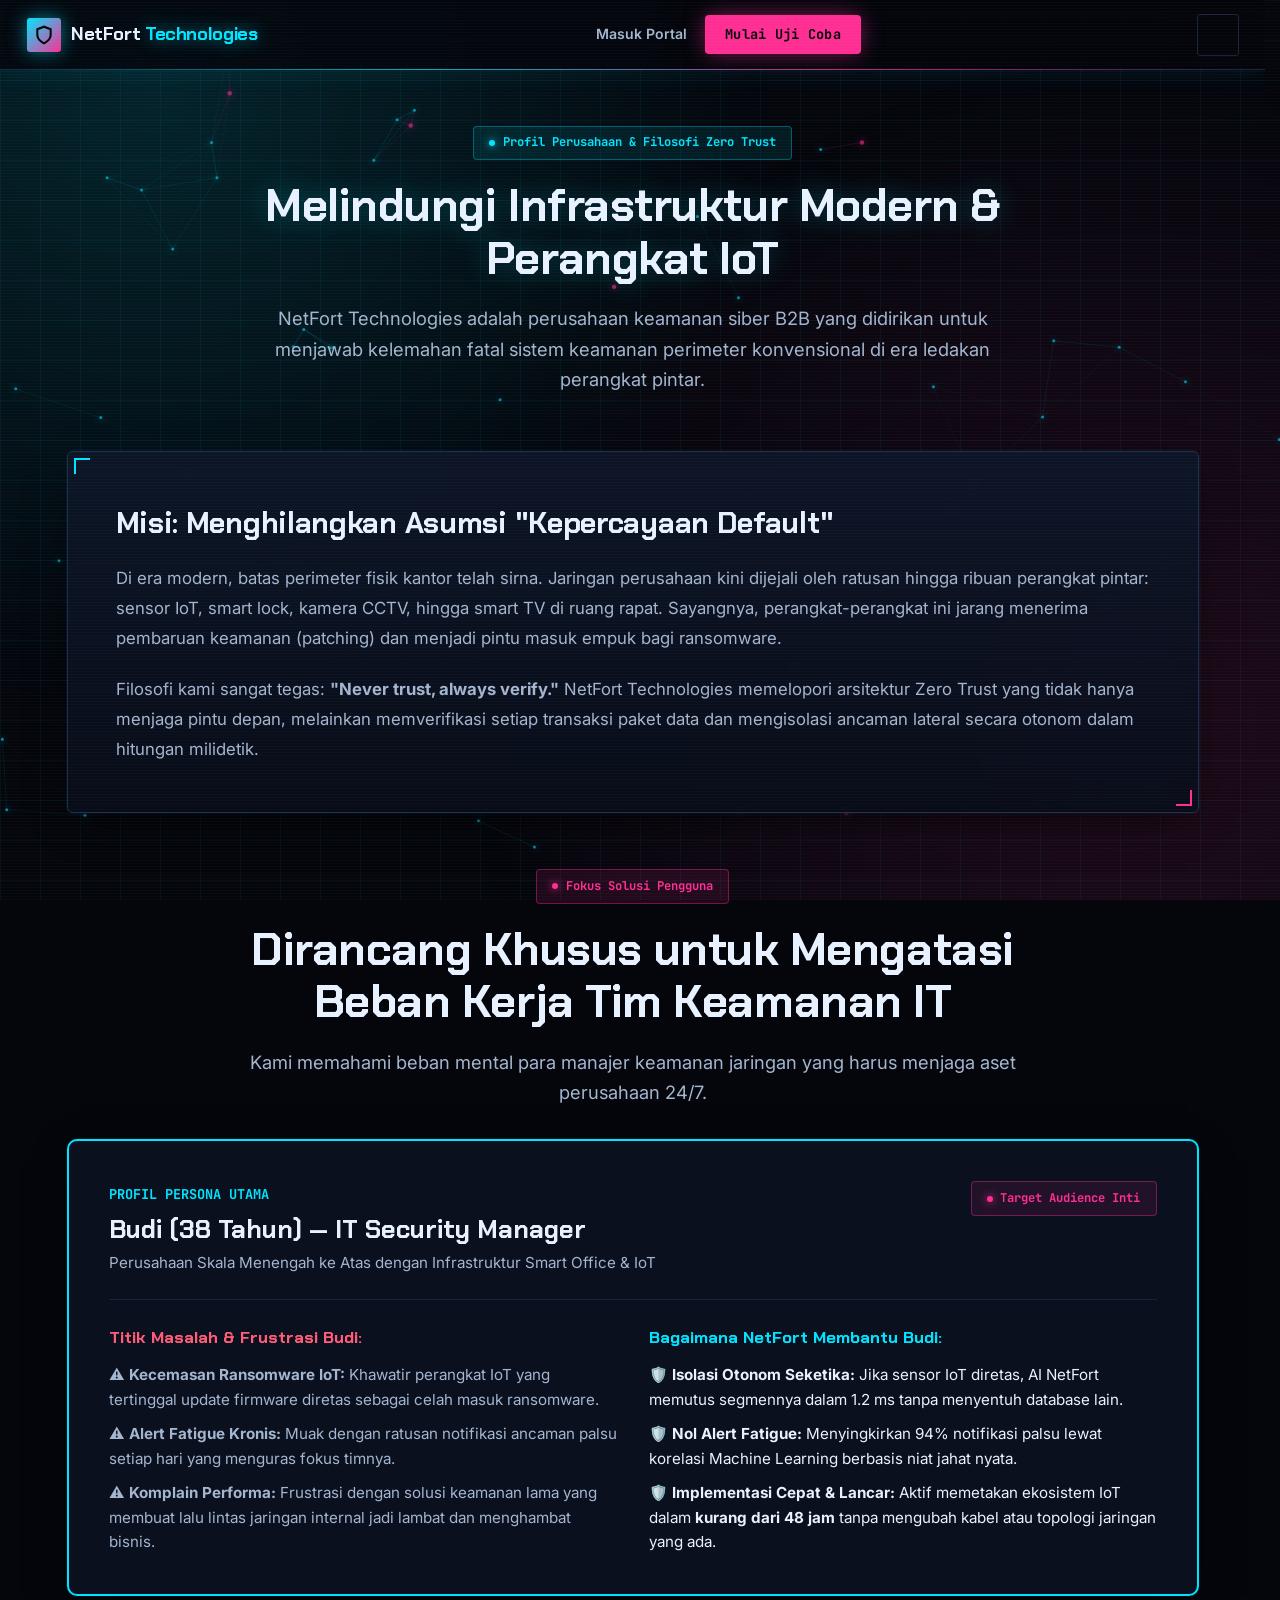
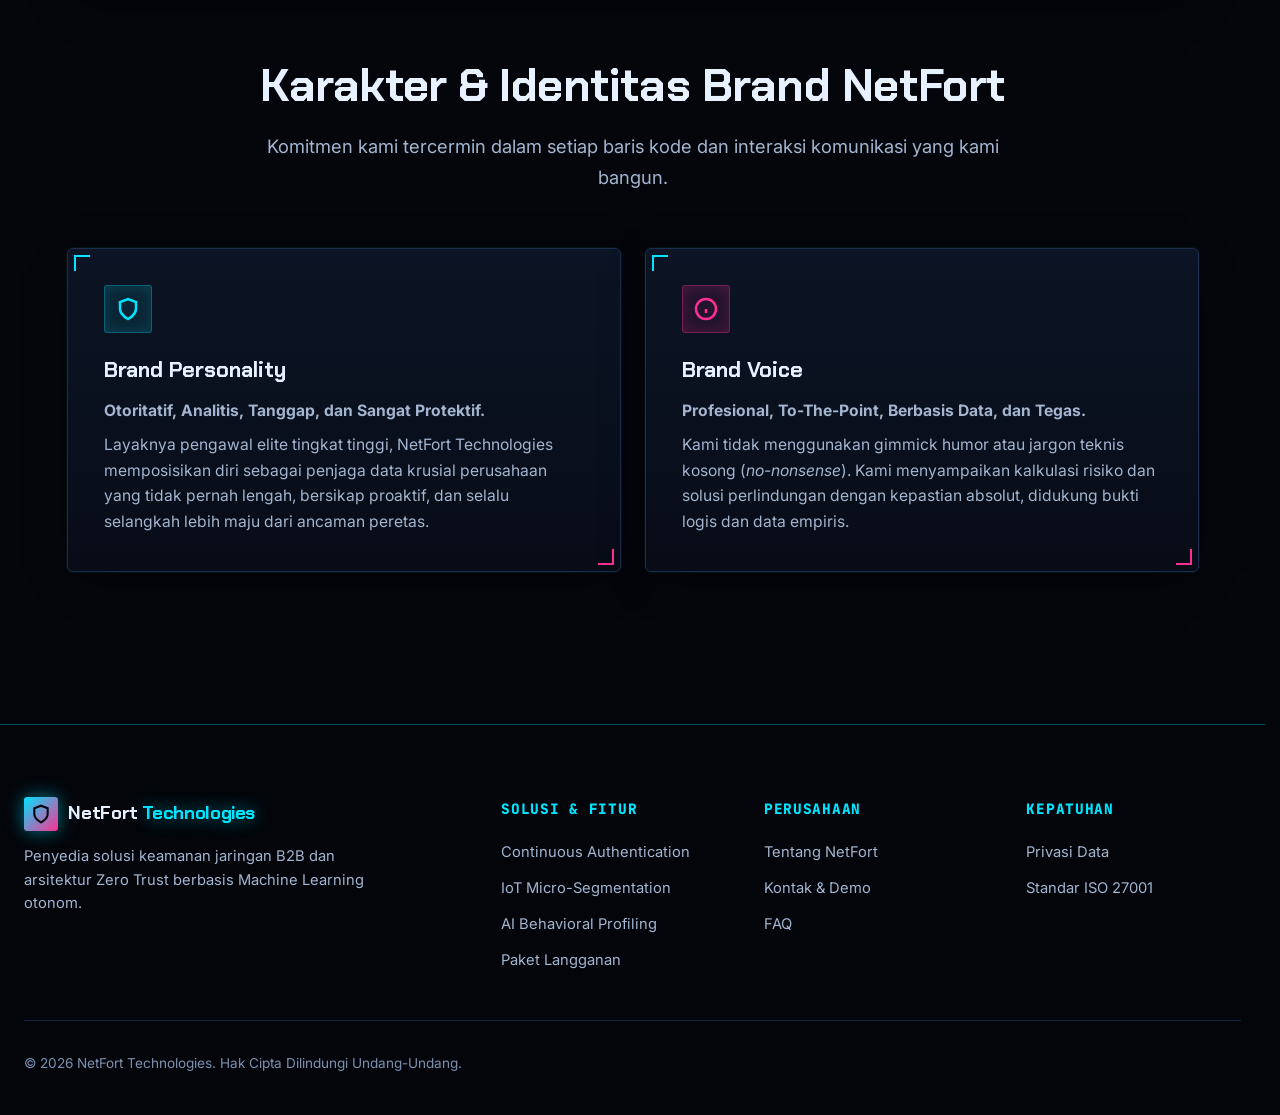
<file: about.html>
<!DOCTYPE html>
<html lang="id">
<head>
  <meta charset="UTF-8" />
  <meta name="viewport" content="width=device-width, initial-scale=1.0" />
  <title>Tentang Kami — NetFort Technologies</title>
  <meta name="description" content="Profil NetFort Technologies: Pionir arsitektur Zero Trust B2B untuk perlindungan infrastruktur jaringan modern dan ekosistem IoT.">
  <link rel="stylesheet" href="styles.css" />
  <script src="cyber.js" defer></script>
</head>
<body>

  <!-- Navbar Presisi Tetap -->
  <header class="site-nav">
    <div class="nav-container">
      <a href="index.html" class="brand-logo">
        <div class="brand-icon">
          <svg width="20" height="20" viewBox="0 0 24 24" fill="none" stroke="currentColor" stroke-width="2.5"><path d="M12 22s8-4 8-10V5l-8-3-8 3v7c0 6 8 10 8 10z"/></svg>
        </div>
        <span>NetFort <span class="highlight-sky">Technologies</span></span>
      </a>

      <ul class="nav-links">
        <li><a href="index.html">Beranda</a></li>
        <li><a href="about.html" class="active">Tentang Kami</a></li>
        <li><a href="features.html">Fitur & Teknologi</a></li>
        <li><a href="pricing.html">Paket & Harga</a></li>
        <li><a href="faq.html">FAQ</a></li>
        <li><a href="contact.html">Kontak & Demo</a></li>
        <li><a href="dokumen.html">Dokumen</a></li>
      </ul>

      <div class="nav-actions">
        <a href="portal.html" class="nav-signin-link">Masuk Portal</a>
        <a href="pricing.html" class="btn btn-primary" style="padding: 0.5rem 1.2rem; font-size: 0.85rem;">Mulai Uji Coba</a>
      </div>
    </div>
  </header>

  <main class="main-wrapper">
    <!-- Header Bagian -->
    <div class="section-header">
      <div class="pill-badge">Profil Perusahaan & Filosofi Zero Trust</div>
      <h1>Melindungi Infrastruktur Modern & Perangkat IoT</h1>
      <p>NetFort Technologies adalah perusahaan keamanan siber B2B yang didirikan untuk menjawab kelemahan fatal sistem keamanan perimeter konvensional di era ledakan perangkat pintar.</p>
    </div>

    <!-- Narasi Perusahaan -->
    <div class="bento-card" style="padding: 3rem; margin-bottom: 3.5rem;">
      <h2 style="font-size: 1.85rem; color: var(--text-main); margin-bottom: 1rem;">Misi: Menghilangkan Asumsi "Kepercayaan Default"</h2>
      <p style="font-size: 1.05rem; color: var(--text-muted); line-height: 1.8; margin-bottom: 1.25rem;">
        Di era modern, batas perimeter fisik kantor telah sirna. Jaringan perusahaan kini dijejali oleh ratusan hingga ribuan perangkat pintar: sensor IoT, smart lock, kamera CCTV, hingga smart TV di ruang rapat. Sayangnya, perangkat-perangkat ini jarang menerima pembaruan keamanan (patching) dan menjadi pintu masuk empuk bagi ransomware.
      </p>
      <p style="font-size: 1.05rem; color: var(--text-muted); line-height: 1.8;">
        Filosofi kami sangat tegas: <strong>"Never trust, always verify."</strong> NetFort Technologies memelopori arsitektur Zero Trust yang tidak hanya menjaga pintu depan, melainkan memverifikasi setiap transaksi paket data dan mengisolasi ancaman lateral secara otonom dalam hitungan milidetik.
      </p>
    </div>

    <!-- Customer Persona: Dedikasi untuk Para Pejuang Keamanan IT -->
    <div id="persona" class="section-header" style="margin-bottom: 2rem;">
      <div class="pill-badge pill-badge-pink">Fokus Solusi Pengguna</div>
      <h2>Dirancang Khusus untuk Mengatasi Beban Kerja Tim Keamanan IT</h2>
      <p>Kami memahami beban mental para manajer keamanan jaringan yang harus menjaga aset perusahaan 24/7.</p>
    </div>

    <div style="background:var(--bg-surface); border:2px solid var(--sky-blue); border-radius:var(--radius-lg); padding:2.5rem; margin-bottom:4rem; box-shadow:var(--shadow-card);">
      <div style="display:flex; justify-content:space-between; align-items:flex-start; flex-wrap:wrap; gap:1rem; border-bottom:1px solid var(--border-subtle); padding-bottom:1.5rem; margin-bottom:1.5rem;">
        <div>
          <span style="font-size:0.85rem; font-family:var(--font-mono); color:var(--sky-blue); font-weight:700;">PROFIL PERSONA UTAMA</span>
          <h3 style="font-size:1.6rem; color:var(--text-main); margin-top:0.2rem;">Budi (38 Tahun) — IT Security Manager</h3>
          <p style="color:var(--text-muted); font-size:0.95rem;">Perusahaan Skala Menengah ke Atas dengan Infrastruktur Smart Office & IoT</p>
        </div>
        <span class="pill-badge" style="background:var(--pink-subtle); color:var(--hot-pink); border-color:var(--pink-border);">
          Target Audience Inti
        </span>
      </div>

      <div style="display:grid; grid-template-columns: 1fr 1fr; gap: 2rem;">
        <div>
          <h4 style="color:#ff5c7a; font-size:1.05rem; margin-bottom:0.75rem;">Titik Masalah & Frustrasi Budi:</h4>
          <ul style="list-style:none; display:flex; flex-direction:column; gap:0.65rem; font-size:0.95rem; color:var(--text-muted);">
            <li>⚠️ <strong>Kecemasan Ransomware IoT:</strong> Khawatir perangkat IoT yang tertinggal update firmware diretas sebagai celah masuk ransomware.</li>
            <li>⚠️ <strong>Alert Fatigue Kronis:</strong> Muak dengan ratusan notifikasi ancaman palsu setiap hari yang menguras fokus timnya.</li>
            <li>⚠️ <strong>Komplain Performa:</strong> Frustrasi dengan solusi keamanan lama yang membuat lalu lintas jaringan internal jadi lambat dan menghambat bisnis.</li>
          </ul>
        </div>

        <div>
          <h4 style="color:var(--sky-blue); font-size:1.05rem; margin-bottom:0.75rem;">Bagaimana NetFort Membantu Budi:</h4>
          <ul style="list-style:none; display:flex; flex-direction:column; gap:0.65rem; font-size:0.95rem; color:var(--text-main);">
            <li>🛡️ <strong>Isolasi Otonom Seketika:</strong> Jika sensor IoT diretas, AI NetFort memutus segmennya dalam 1.2 ms tanpa menyentuh database lain.</li>
            <li>🛡️ <strong>Nol Alert Fatigue:</strong> Menyingkirkan 94% notifikasi palsu lewat korelasi Machine Learning berbasis niat jahat nyata.</li>
            <li>🛡️ <strong>Implementasi Cepat & Lancar:</strong> Aktif memetakan ekosistem IoT dalam <strong>kurang dari 48 jam</strong> tanpa mengubah kabel atau topologi jaringan yang ada.</li>
          </ul>
        </div>
      </div>
    </div>

    <!-- Karakter & Suara Brand (Brand Personality & Voice) -->
    <div class="section-header" style="margin-bottom: 2rem;">
      <h2>Karakter & Identitas Brand NetFort</h2>
      <p>Komitmen kami tercermin dalam setiap baris kode dan interaksi komunikasi yang kami bangun.</p>
    </div>

    <div class="bento-grid">
      <div class="bento-card bento-col-6">
        <div class="bento-icon-box">
          <svg width="24" height="24" viewBox="0 0 24 24" fill="none" stroke="currentColor" stroke-width="2.5"><path d="M12 22s8-4 8-10V5l-8-3-8 3v7c0 6 8 10 8 10z"/></svg>
        </div>
        <h3>Brand Personality</h3>
        <p style="margin-bottom:0.5rem;"><strong>Otoritatif, Analitis, Tanggap, dan Sangat Protektif.</strong></p>
        <p>Layaknya pengawal elite tingkat tinggi, NetFort Technologies memposisikan diri sebagai penjaga data krusial perusahaan yang tidak pernah lengah, bersikap proaktif, dan selalu selangkah lebih maju dari ancaman peretas.</p>
      </div>

      <div class="bento-card bento-col-6">
        <div class="bento-icon-box pink">
          <svg width="24" height="24" viewBox="0 0 24 24" fill="none" stroke="currentColor" stroke-width="2.5"><circle cx="12" cy="12" r="10"/><line x1="12" y1="16" x2="12" y2="12"/><line x1="12" y1="8" x2="12.01" y2="8"/></svg>
        </div>
        <h3>Brand Voice</h3>
        <p style="margin-bottom:0.5rem;"><strong>Profesional, To-The-Point, Berbasis Data, dan Tegas.</strong></p>
        <p>Kami tidak menggunakan gimmick humor atau jargon teknis kosong (<em>no-nonsense</em>). Kami menyampaikan kalkulasi risiko dan solusi perlindungan dengan kepastian absolut, didukung bukti logis dan data empiris.</p>
      </div>
    </div>
  </main>

  <!-- Footer Resmi -->
  <footer class="site-footer">
    <div class="footer-inner">
      <div class="footer-brand">
        <a href="index.html" class="brand-logo">
          <div class="brand-icon">
            <svg width="20" height="20" viewBox="0 0 24 24" fill="none" stroke="currentColor" stroke-width="2.5"><path d="M12 22s8-4 8-10V5l-8-3-8 3v7c0 6 8 10 8 10z"/></svg>
          </div>
          <span>NetFort <span class="highlight-sky">Technologies</span></span>
        </a>
        <p>Penyedia solusi keamanan jaringan B2B dan arsitektur Zero Trust berbasis Machine Learning otonom.</p>
      </div>

      <div class="footer-col">
        <h5>Solusi & Fitur</h5>
        <ul>
          <li><a href="features.html">Continuous Authentication</a></li>
          <li><a href="features.html">IoT Micro-Segmentation</a></li>
          <li><a href="features.html">AI Behavioral Profiling</a></li>
          <li><a href="pricing.html">Paket Langganan</a></li>
        </ul>
      </div>

      <div class="footer-col">
        <h5>Perusahaan</h5>
        <ul>
          <li><a href="about.html">Tentang NetFort</a></li>
          <li><a href="contact.html">Kontak & Demo</a></li>
          <li><a href="faq.html">FAQ</a></li>
        </ul>
      </div>

      <div class="footer-col">
        <h5>Kepatuhan</h5>
        <ul>
          <li><a href="#">Privasi Data</a></li>
          <li><a href="#">Standar ISO 27001</a></li>
        </ul>
      </div>
    </div>

    <div class="footer-bottom">
      <div>&copy; 2026 NetFort Technologies. Hak Cipta Dilindungi Undang-Undang.</div>
    </div>
  </footer>

</body>
</html>
</file>
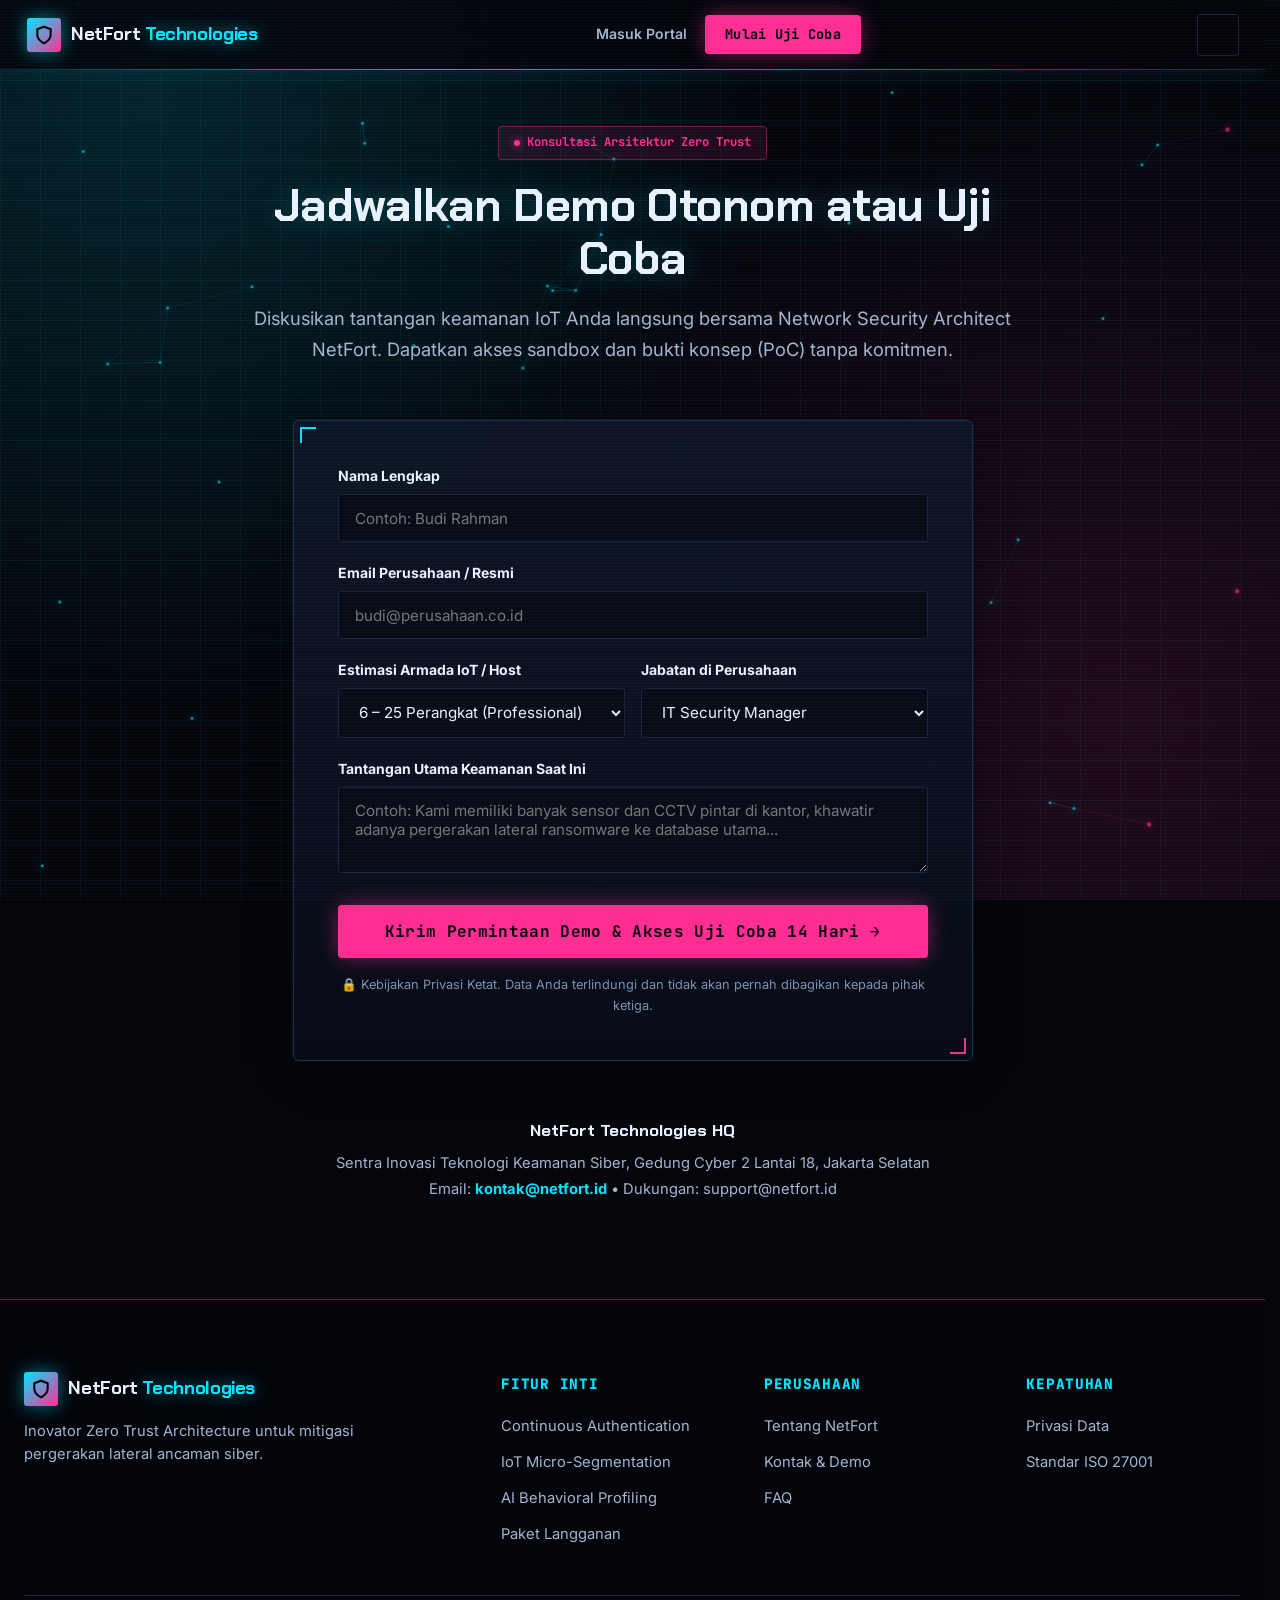
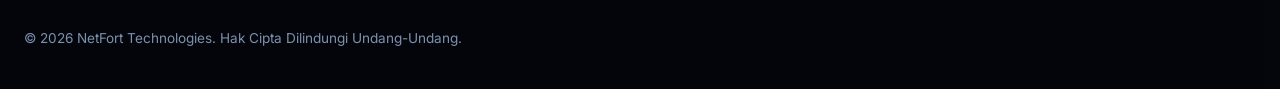
<file: contact.html>
<!DOCTYPE html>
<html lang="id">
<head>
  <meta charset="UTF-8" />
  <meta name="viewport" content="width=device-width, initial-scale=1.0" />
  <title>Hubungi Kami & Jadwalkan Demo — NetFort Technologies</title>
  <meta name="description" content="Jadwalkan demonstrasi langsung NetFort Zero Trust atau aktifkan uji coba 14 hari pada jaringan IoT perusahaan Anda.">
  <link rel="stylesheet" href="styles.css" />
  <style>
    .clean-input {
      background: var(--bg-canvas);
      border: 1px solid var(--border-subtle);
      color: var(--text-main);
      font-size: 0.95rem;
      padding: 0.85rem 1rem;
      border-radius: var(--radius-sm);
      width: 100%;
      outline: none;
      transition: all 0.15s ease;
      font-family: inherit;
    }
    .clean-input:focus {
      border-color: var(--sky-blue);
      box-shadow: 0 0 0 3px rgba(5, 147, 198, 0.15);
    }
    .clean-label {
      color: var(--text-main);
      font-size: 0.875rem;
      font-weight: 700;
      display: block;
      margin-bottom: 0.4rem;
    }
  </style>
  <script src="cyber.js" defer></script>
</head>
<body>

  <!-- Navbar Presisi Tetap -->
  <header class="site-nav">
    <div class="nav-container">
      <a href="index.html" class="brand-logo">
        <div class="brand-icon">
          <svg width="20" height="20" viewBox="0 0 24 24" fill="none" stroke="currentColor" stroke-width="2.5"><path d="M12 22s8-4 8-10V5l-8-3-8 3v7c0 6 8 10 8 10z"/></svg>
        </div>
        <span>NetFort <span class="highlight-sky">Technologies</span></span>
      </a>

      <ul class="nav-links">
        <li><a href="index.html">Beranda</a></li>
        <li><a href="about.html">Tentang Kami</a></li>
        <li><a href="features.html">Fitur & Teknologi</a></li>
        <li><a href="pricing.html">Paket & Harga</a></li>
        <li><a href="faq.html">FAQ</a></li>
        <li><a href="contact.html" class="active">Kontak & Demo</a></li>
        <li><a href="dokumen.html">Dokumen</a></li>
      </ul>

      <div class="nav-actions">
        <a href="portal.html" class="nav-signin-link">Masuk Portal</a>
        <a href="pricing.html" class="btn btn-primary" style="padding: 0.5rem 1.2rem; font-size: 0.85rem;">Mulai Uji Coba</a>
      </div>
    </div>
  </header>

  <main class="main-wrapper">
    <div class="section-header">
      <div class="pill-badge pill-badge-pink">Konsultasi Arsitektur Zero Trust</div>
      <h1>Jadwalkan Demo Otonom atau Uji Coba</h1>
      <p>Diskusikan tantangan keamanan IoT Anda langsung bersama Network Security Architect NetFort. Dapatkan akses sandbox dan bukti konsep (PoC) tanpa komitmen.</p>
    </div>

    <!-- Kartu Formulir Permintaan Demo -->
    <div class="bento-card" style="max-width: 680px; margin: 0 auto; padding: 2.75rem;">
      <form id="contactForm" onsubmit="event.preventDefault(); submitDemoRequest();">
        <div style="margin-bottom:1.25rem;">
          <label class="clean-label">Nama Lengkap</label>
          <input type="text" class="clean-input" placeholder="Contoh: Budi Rahman" required />
        </div>

        <div style="margin-bottom:1.25rem;">
          <label class="clean-label">Email Perusahaan / Resmi</label>
          <input type="email" class="clean-input" placeholder="budi@perusahaan.co.id" required />
        </div>

        <div style="display:grid; grid-template-columns: 1fr 1fr; gap: 1rem; margin-bottom:1.25rem;">
          <div>
            <label class="clean-label">Estimasi Armada IoT / Host</label>
            <select id="fleetSizeSelect" class="clean-input">
              <option value="1-5">1 – 5 Perangkat (Starter)</option>
              <option value="6-25" selected>6 – 25 Perangkat (Professional)</option>
              <option value="26-100">26 – 100 Perangkat</option>
              <option value="100+">100+ Perangkat (Enterprise)</option>
            </select>
          </div>

          <div>
            <label class="clean-label">Jabatan di Perusahaan</label>
            <select class="clean-input">
              <option value="ciso">CISO / Direktur Keamanan</option>
              <option value="it_manager" selected>IT Security Manager</option>
              <option value="net_admin">Network Administrator</option>
              <option value="other">Lainnya</option>
            </select>
          </div>
        </div>

        <div style="margin-bottom:1.5rem;">
          <label class="clean-label">Tantangan Utama Keamanan Saat Ini</label>
          <textarea class="clean-input" rows="3" placeholder="Contoh: Kami memiliki banyak sensor dan CCTV pintar di kantor, khawatir adanya pergerakan lateral ransomware ke database utama..."></textarea>
        </div>

        <button type="submit" class="btn btn-primary" style="width: 100%; padding: 0.95rem; font-size: 1rem;">
          Kirim Permintaan Demo & Akses Uji Coba 14 Hari →
        </button>

        <p style="font-size:0.8rem; color:var(--text-dim); text-align:center; margin-top:1rem;">
          🔒 Kebijakan Privasi Ketat. Data Anda terlindungi dan tidak akan pernah dibagikan kepada pihak ketiga.
        </p>
      </form>

      <!-- Notifikasi Berhasil -->
      <div id="successPanel" style="display:none; background:rgba(5, 147, 198, 0.08); border:2px solid var(--sky-blue); border-radius:var(--radius-sm); padding:2rem; text-align:center;">
        <div style="font-size:2.5rem; margin-bottom:0.5rem;">🛡️</div>
        <h3 style="color:var(--sky-blue); margin-bottom:0.5rem; font-size:1.4rem;">Permintaan Demo Berhasil Diterima</h3>
        <p style="color:var(--text-muted); font-size:0.95rem; line-height:1.7;">
          Terima kasih telah menghubungi NetFort Technologies. Security Engineer kami akan menghubungi email resmi Anda dalam kurun waktu 2 jam kerja untuk menyiapkan sesi demo interaktif dan kredensial uji coba.
        </p>
      </div>
    </div>

    <!-- Info Kantor & Kontak -->
    <div style="max-width: 680px; margin: 3.5rem auto 0; text-align: center;">
      <h4 style="font-size: 1.05rem; color: var(--text-main); margin-bottom: 0.35rem;">NetFort Technologies HQ</h4>
      <p style="color: var(--text-muted); font-size: 0.92rem; line-height: 1.8;">
        Sentra Inovasi Teknologi Keamanan Siber, Gedung Cyber 2 Lantai 18, Jakarta Selatan<br />
        Email: <a href="mailto:kontak@netfort.id" style="color:var(--sky-blue); text-decoration:none; font-weight:700;">kontak@netfort.id</a> &bull; Dukungan: support@netfort.id
      </p>
    </div>
  </main>

  <!-- Footer Resmi -->
  <footer class="site-footer">
    <div class="footer-inner">
      <div class="footer-brand">
        <a href="index.html" class="brand-logo">
          <div class="brand-icon">
            <svg width="20" height="20" viewBox="0 0 24 24" fill="none" stroke="currentColor" stroke-width="2.5"><path d="M12 22s8-4 8-10V5l-8-3-8 3v7c0 6 8 10 8 10z"/></svg>
          </div>
          <span>NetFort <span class="highlight-sky">Technologies</span></span>
        </a>
        <p>Inovator Zero Trust Architecture untuk mitigasi pergerakan lateral ancaman siber.</p>
      </div>

      <div class="footer-col">
        <h5>Fitur Inti</h5>
        <ul>
          <li><a href="features.html">Continuous Authentication</a></li>
          <li><a href="features.html">IoT Micro-Segmentation</a></li>
          <li><a href="features.html">AI Behavioral Profiling</a></li>
          <li><a href="pricing.html">Paket Langganan</a></li>
        </ul>
      </div>

      <div class="footer-col">
        <h5>Perusahaan</h5>
        <ul>
          <li><a href="about.html">Tentang NetFort</a></li>
          <li><a href="contact.html">Kontak & Demo</a></li>
          <li><a href="faq.html">FAQ</a></li>
        </ul>
      </div>

      <div class="footer-col">
        <h5>Kepatuhan</h5>
        <ul>
          <li><a href="#">Privasi Data</a></li>
          <li><a href="#">Standar ISO 27001</a></li>
        </ul>
      </div>
    </div>

    <div class="footer-bottom">
      <div>&copy; 2026 NetFort Technologies. Hak Cipta Dilindungi Undang-Undang.</div>
    </div>
  </footer>

  <script>
    function submitDemoRequest() {
      document.getElementById('contactForm').style.display = 'none';
      document.getElementById('successPanel').style.display = 'block';
    }

    const params = new URLSearchParams(window.location.search);
    const plan = params.get('plan');
    if (plan === 'starter') {
      document.getElementById('fleetSizeSelect').value = '1-5';
    } else if (plan === 'enterprise') {
      document.getElementById('fleetSizeSelect').value = '100+';
    }
  </script>

</body>
</html>
</file>
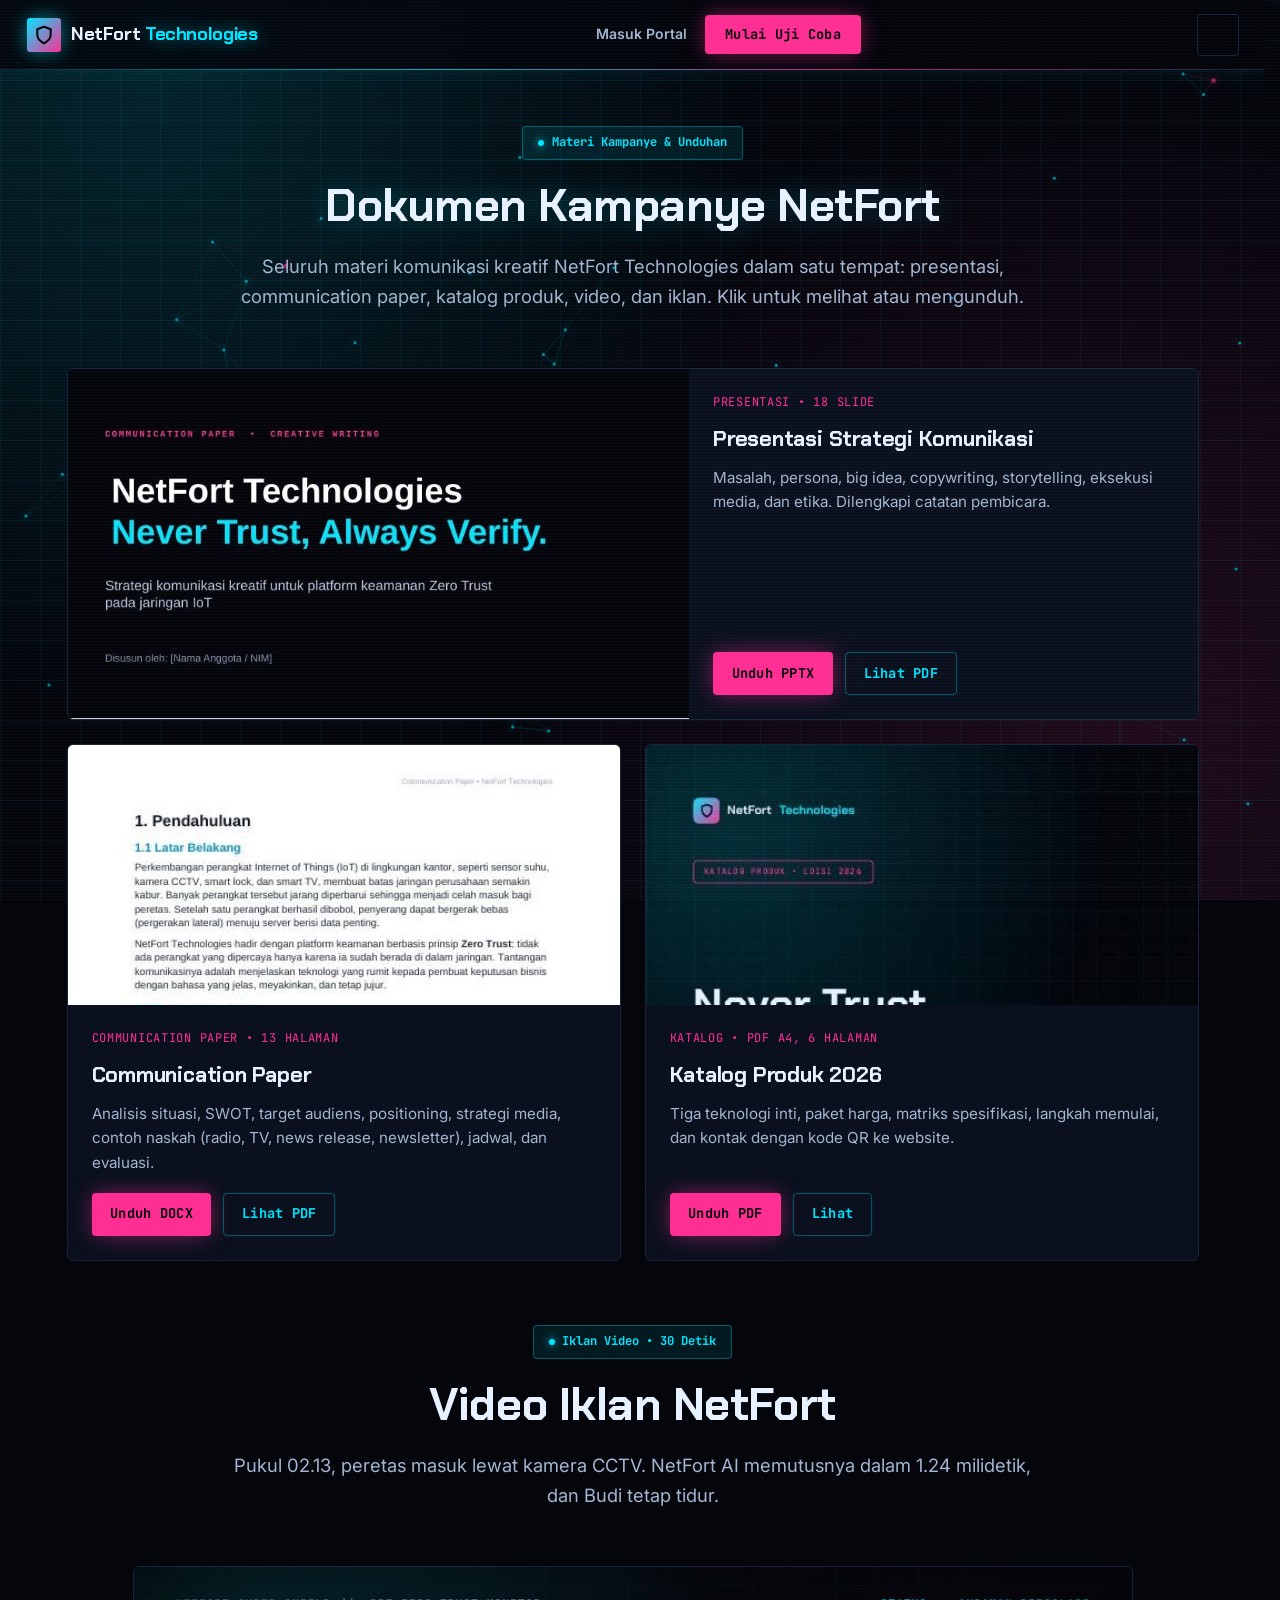
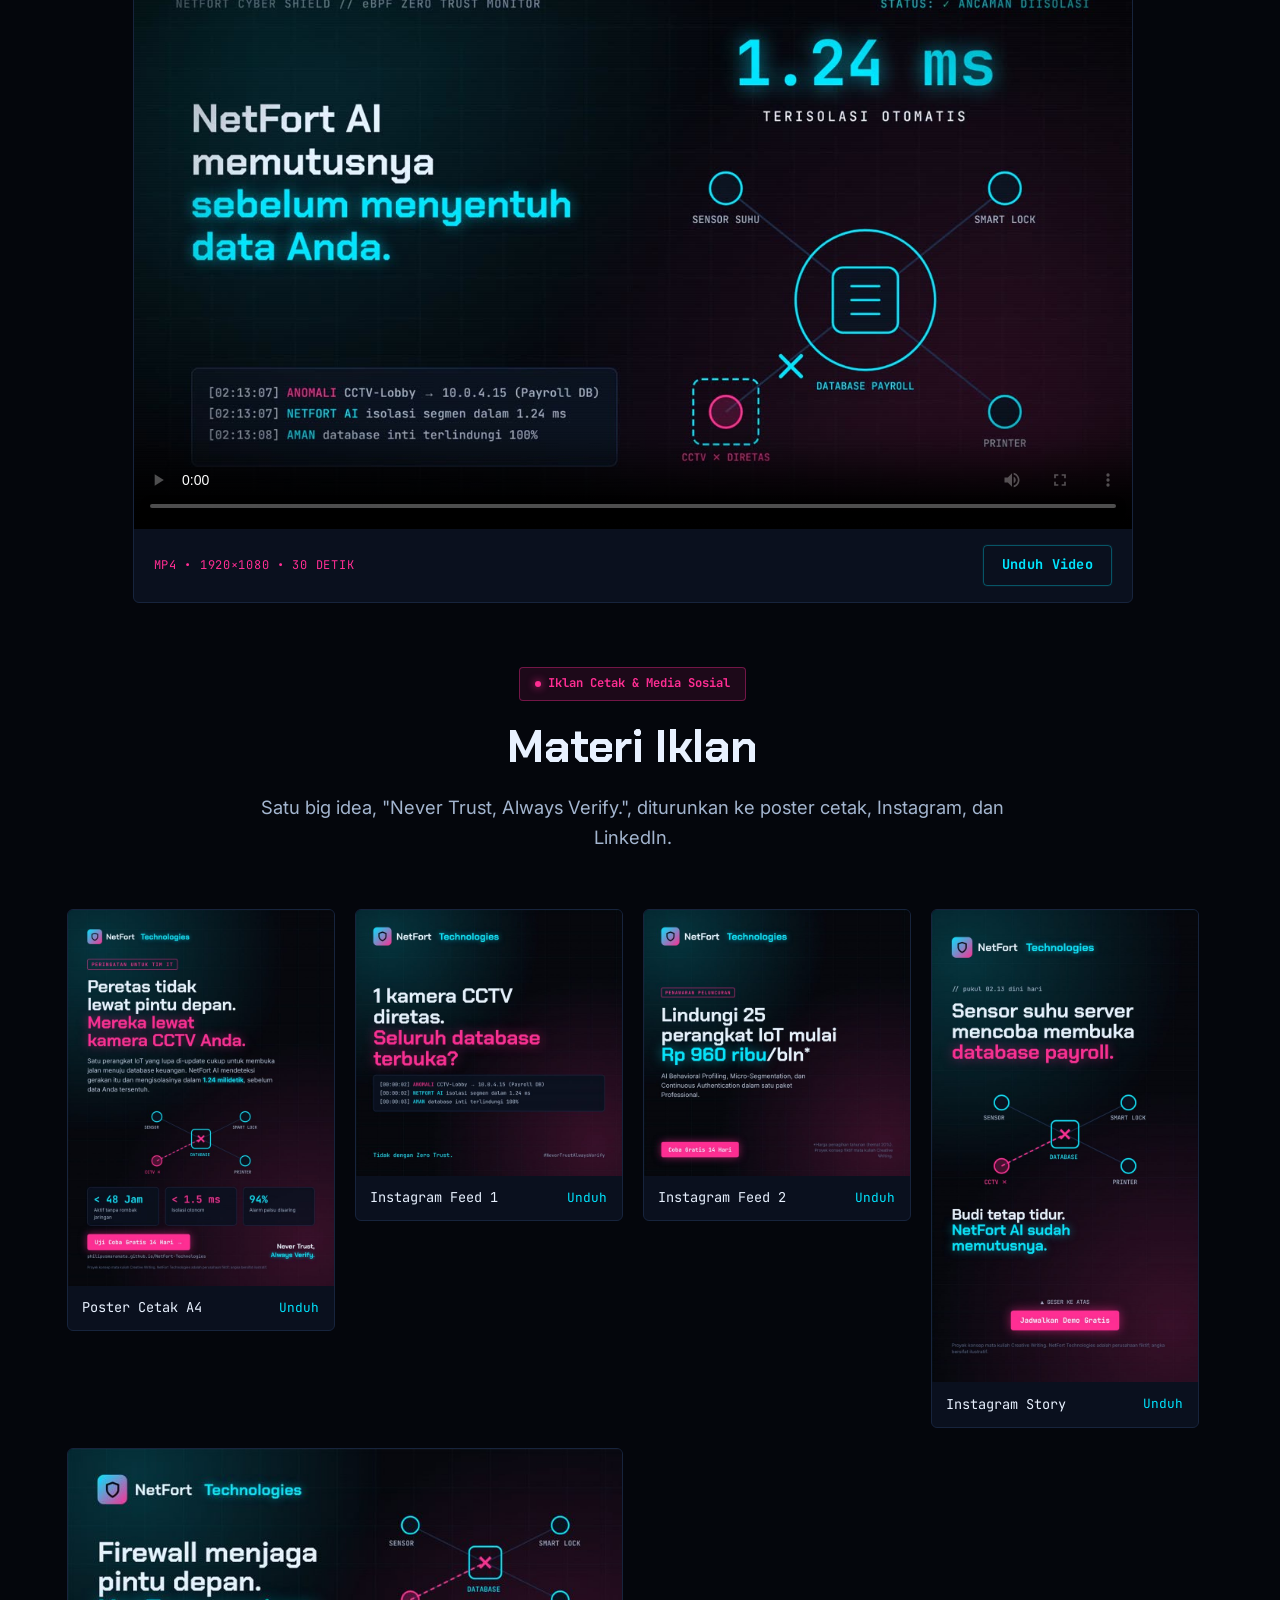
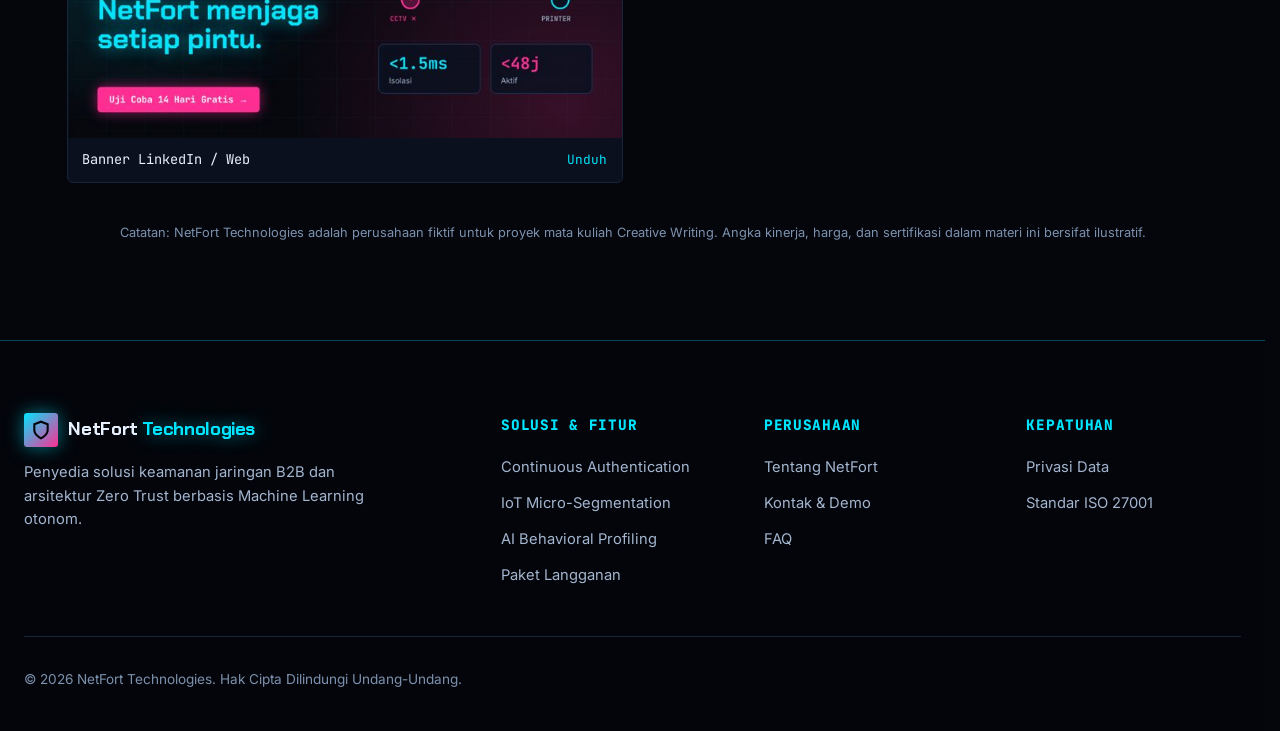
<file: dokumen.html>
<!DOCTYPE html>
<html lang="id">
<head>
  <meta charset="UTF-8" />
  <meta name="viewport" content="width=device-width, initial-scale=1.0" />
  <title>Dokumen Kampanye — NetFort Technologies</title>
  <meta name="description" content="Unduh materi kampanye NetFort Technologies: presentasi, communication paper, katalog produk, dan iklan.">
  <link rel="stylesheet" href="styles.css" />
  <script src="cyber.js" defer></script>
</head>
<body>

  <!-- Navbar Presisi Tetap -->
  <header class="site-nav">
    <div class="nav-container">
      <a href="index.html" class="brand-logo">
        <div class="brand-icon">
          <svg width="20" height="20" viewBox="0 0 24 24" fill="none" stroke="currentColor" stroke-width="2.5"><path d="M12 22s8-4 8-10V5l-8-3-8 3v7c0 6 8 10 8 10z"/></svg>
        </div>
        <span>NetFort <span class="highlight-sky">Technologies</span></span>
      </a>

      <ul class="nav-links">
        <li><a href="index.html">Beranda</a></li>
        <li><a href="about.html" >Tentang Kami</a></li>
        <li><a href="features.html">Fitur & Teknologi</a></li>
        <li><a href="pricing.html">Paket & Harga</a></li>
        <li><a href="faq.html">FAQ</a></li>
        <li><a href="contact.html">Kontak & Demo</a></li>
        <li><a href="dokumen.html" class="active">Dokumen</a></li>
      </ul>

      <div class="nav-actions">
        <a href="portal.html" class="nav-signin-link">Masuk Portal</a>
        <a href="pricing.html" class="btn btn-primary" style="padding: 0.5rem 1.2rem; font-size: 0.85rem;">Mulai Uji Coba</a>
      </div>
    </div>
  </header>

  <main class="main-wrapper">
    <div class="section-header">
      <div class="pill-badge">Materi Kampanye &amp; Unduhan</div>
      <h1>Dokumen Kampanye NetFort</h1>
      <p>Seluruh materi komunikasi kreatif NetFort Technologies dalam satu tempat: presentasi, communication paper, katalog produk, video, dan iklan. Klik untuk melihat atau mengunduh.</p>
    </div>

    <div class="doc-grid">
      <article class="doc-card">
        <a class="doc-thumb doc-thumb-wide" href="dokumen/Presentasi-NetFort.pdf" target="_blank" rel="noopener"><img src="dokumen/preview/presentasi.jpg" alt="Slide judul presentasi NetFort" loading="lazy"></a>
        <div class="doc-body">
          <span class="doc-tag">Presentasi • 18 slide</span>
          <h2>Presentasi Strategi Komunikasi</h2>
          <p>Masalah, persona, big idea, copywriting, storytelling, eksekusi media, dan etika. Dilengkapi catatan pembicara.</p>
          <div class="doc-actions">
            <a class="btn btn-primary" href="dokumen/Presentasi-NetFort.pptx" download>Unduh PPTX</a>
            <a class="btn btn-outline" href="dokumen/Presentasi-NetFort.pdf" target="_blank" rel="noopener">Lihat PDF</a>
          </div>
        </div>
      </article>

      <article class="doc-card">
        <a class="doc-thumb" href="dokumen/Communication-Paper-NetFort.pdf" target="_blank" rel="noopener"><img src="dokumen/preview/paper.jpg" alt="Halaman isi Communication Paper" loading="lazy"></a>
        <div class="doc-body">
          <span class="doc-tag">Communication Paper • 13 halaman</span>
          <h2>Communication Paper</h2>
          <p>Analisis situasi, SWOT, target audiens, positioning, strategi media, contoh naskah (radio, TV, news release, newsletter), jadwal, dan evaluasi.</p>
          <div class="doc-actions">
            <a class="btn btn-primary" href="dokumen/Communication-Paper-NetFort.docx" download>Unduh DOCX</a>
            <a class="btn btn-outline" href="dokumen/Communication-Paper-NetFort.pdf" target="_blank" rel="noopener">Lihat PDF</a>
          </div>
        </div>
      </article>

      <article class="doc-card">
        <a class="doc-thumb" href="dokumen/Katalog-Produk-NetFort.pdf" target="_blank" rel="noopener"><img src="dokumen/preview/katalog.jpg" alt="Sampul katalog produk NetFort" loading="lazy"></a>
        <div class="doc-body">
          <span class="doc-tag">Katalog • PDF A4, 6 halaman</span>
          <h2>Katalog Produk 2026</h2>
          <p>Tiga teknologi inti, paket harga, matriks spesifikasi, langkah memulai, dan kontak dengan kode QR ke website.</p>
          <div class="doc-actions">
            <a class="btn btn-primary" href="dokumen/Katalog-Produk-NetFort.pdf" download>Unduh PDF</a>
            <a class="btn btn-outline" href="dokumen/Katalog-Produk-NetFort.pdf" target="_blank" rel="noopener">Lihat</a>
          </div>
        </div>
      </article>
    </div>


    <div class="section-header" style="margin-top:4rem;">
      <div class="pill-badge">Iklan Video • 30 Detik</div>
      <h2>Video Iklan NetFort</h2>
      <p>Pukul 02.13, peretas masuk lewat kamera CCTV. NetFort AI memutusnya dalam 1.24 milidetik, dan Budi tetap tidur.</p>
    </div>
    <div class="video-card">
      <video controls preload="metadata" playsinline poster="dokumen/preview/video-poster.jpg">
        <source src="dokumen/video/Iklan-Video-NetFort-30s.mp4" type="video/mp4">
        Browser Anda tidak mendukung video. <a href="dokumen/video/Iklan-Video-NetFort-30s.mp4">Unduh videonya</a>.
      </video>
      <div class="video-meta"><span class="doc-tag">MP4 • 1920×1080 • 30 detik</span><a class="btn btn-outline" href="dokumen/video/Iklan-Video-NetFort-30s.mp4" download>Unduh Video</a></div>
    </div>

    <div class="section-header" style="margin-top:4rem;">
      <div class="pill-badge pill-badge-pink">Iklan Cetak &amp; Media Sosial</div>
      <h2>Materi Iklan</h2>
      <p>Satu big idea, "Never Trust, Always Verify.", diturunkan ke poster cetak, Instagram, dan LinkedIn.</p>
    </div>

    <div class="ad-grid">
      <figure class="ad-item ad-tall"><a href="dokumen/iklan/Poster-Cetak-A4.png" target="_blank" rel="noopener"><img src="dokumen/preview/Poster-Cetak-A4.jpg" alt="Poster cetak A4: Peretas tidak lewat pintu depan" loading="lazy"></a><figcaption>Poster Cetak A4 <a href="dokumen/iklan/Poster-Cetak-A4.png" download>Unduh</a></figcaption></figure>
      <figure class="ad-item"><a href="dokumen/iklan/Instagram-Feed-1-Hook.png" target="_blank" rel="noopener"><img src="dokumen/preview/Instagram-Feed-1-Hook.jpg" alt="Instagram feed: 1 kamera CCTV diretas" loading="lazy"></a><figcaption>Instagram Feed 1 <a href="dokumen/iklan/Instagram-Feed-1-Hook.png" download>Unduh</a></figcaption></figure>
      <figure class="ad-item"><a href="dokumen/iklan/Instagram-Feed-2-Promo.png" target="_blank" rel="noopener"><img src="dokumen/preview/Instagram-Feed-2-Promo.jpg" alt="Instagram feed: promo paket Professional" loading="lazy"></a><figcaption>Instagram Feed 2 <a href="dokumen/iklan/Instagram-Feed-2-Promo.png" download>Unduh</a></figcaption></figure>
      <figure class="ad-item ad-tall"><a href="dokumen/iklan/Instagram-Story.png" target="_blank" rel="noopener"><img src="dokumen/preview/Instagram-Story.jpg" alt="Instagram Story: cerita Budi" loading="lazy"></a><figcaption>Instagram Story <a href="dokumen/iklan/Instagram-Story.png" download>Unduh</a></figcaption></figure>
      <figure class="ad-item ad-wide"><a href="dokumen/iklan/Banner-LinkedIn-Web.png" target="_blank" rel="noopener"><img src="dokumen/preview/Banner-LinkedIn-Web.jpg" alt="Banner LinkedIn dan web" loading="lazy"></a><figcaption>Banner LinkedIn / Web <a href="dokumen/iklan/Banner-LinkedIn-Web.png" download>Unduh</a></figcaption></figure>
    </div>

    <p class="doc-note">Catatan: NetFort Technologies adalah perusahaan fiktif untuk proyek mata kuliah Creative Writing. Angka kinerja, harga, dan sertifikasi dalam materi ini bersifat ilustratif.</p>
  </main>

  <!-- Footer Resmi -->
  <footer class="site-footer">
    <div class="footer-inner">
      <div class="footer-brand">
        <a href="index.html" class="brand-logo">
          <div class="brand-icon">
            <svg width="20" height="20" viewBox="0 0 24 24" fill="none" stroke="currentColor" stroke-width="2.5"><path d="M12 22s8-4 8-10V5l-8-3-8 3v7c0 6 8 10 8 10z"/></svg>
          </div>
          <span>NetFort <span class="highlight-sky">Technologies</span></span>
        </a>
        <p>Penyedia solusi keamanan jaringan B2B dan arsitektur Zero Trust berbasis Machine Learning otonom.</p>
      </div>

      <div class="footer-col">
        <h5>Solusi & Fitur</h5>
        <ul>
          <li><a href="features.html">Continuous Authentication</a></li>
          <li><a href="features.html">IoT Micro-Segmentation</a></li>
          <li><a href="features.html">AI Behavioral Profiling</a></li>
          <li><a href="pricing.html">Paket Langganan</a></li>
        </ul>
      </div>

      <div class="footer-col">
        <h5>Perusahaan</h5>
        <ul>
          <li><a href="about.html">Tentang NetFort</a></li>
          <li><a href="contact.html">Kontak & Demo</a></li>
          <li><a href="faq.html">FAQ</a></li>
        </ul>
      </div>

      <div class="footer-col">
        <h5>Kepatuhan</h5>
        <ul>
          <li><a href="#">Privasi Data</a></li>
          <li><a href="#">Standar ISO 27001</a></li>
        </ul>
      </div>
    </div>

    <div class="footer-bottom">
      <div>&copy; 2026 NetFort Technologies. Hak Cipta Dilindungi Undang-Undang.</div>
    </div>
  </footer>

</body>
</html>
</file>
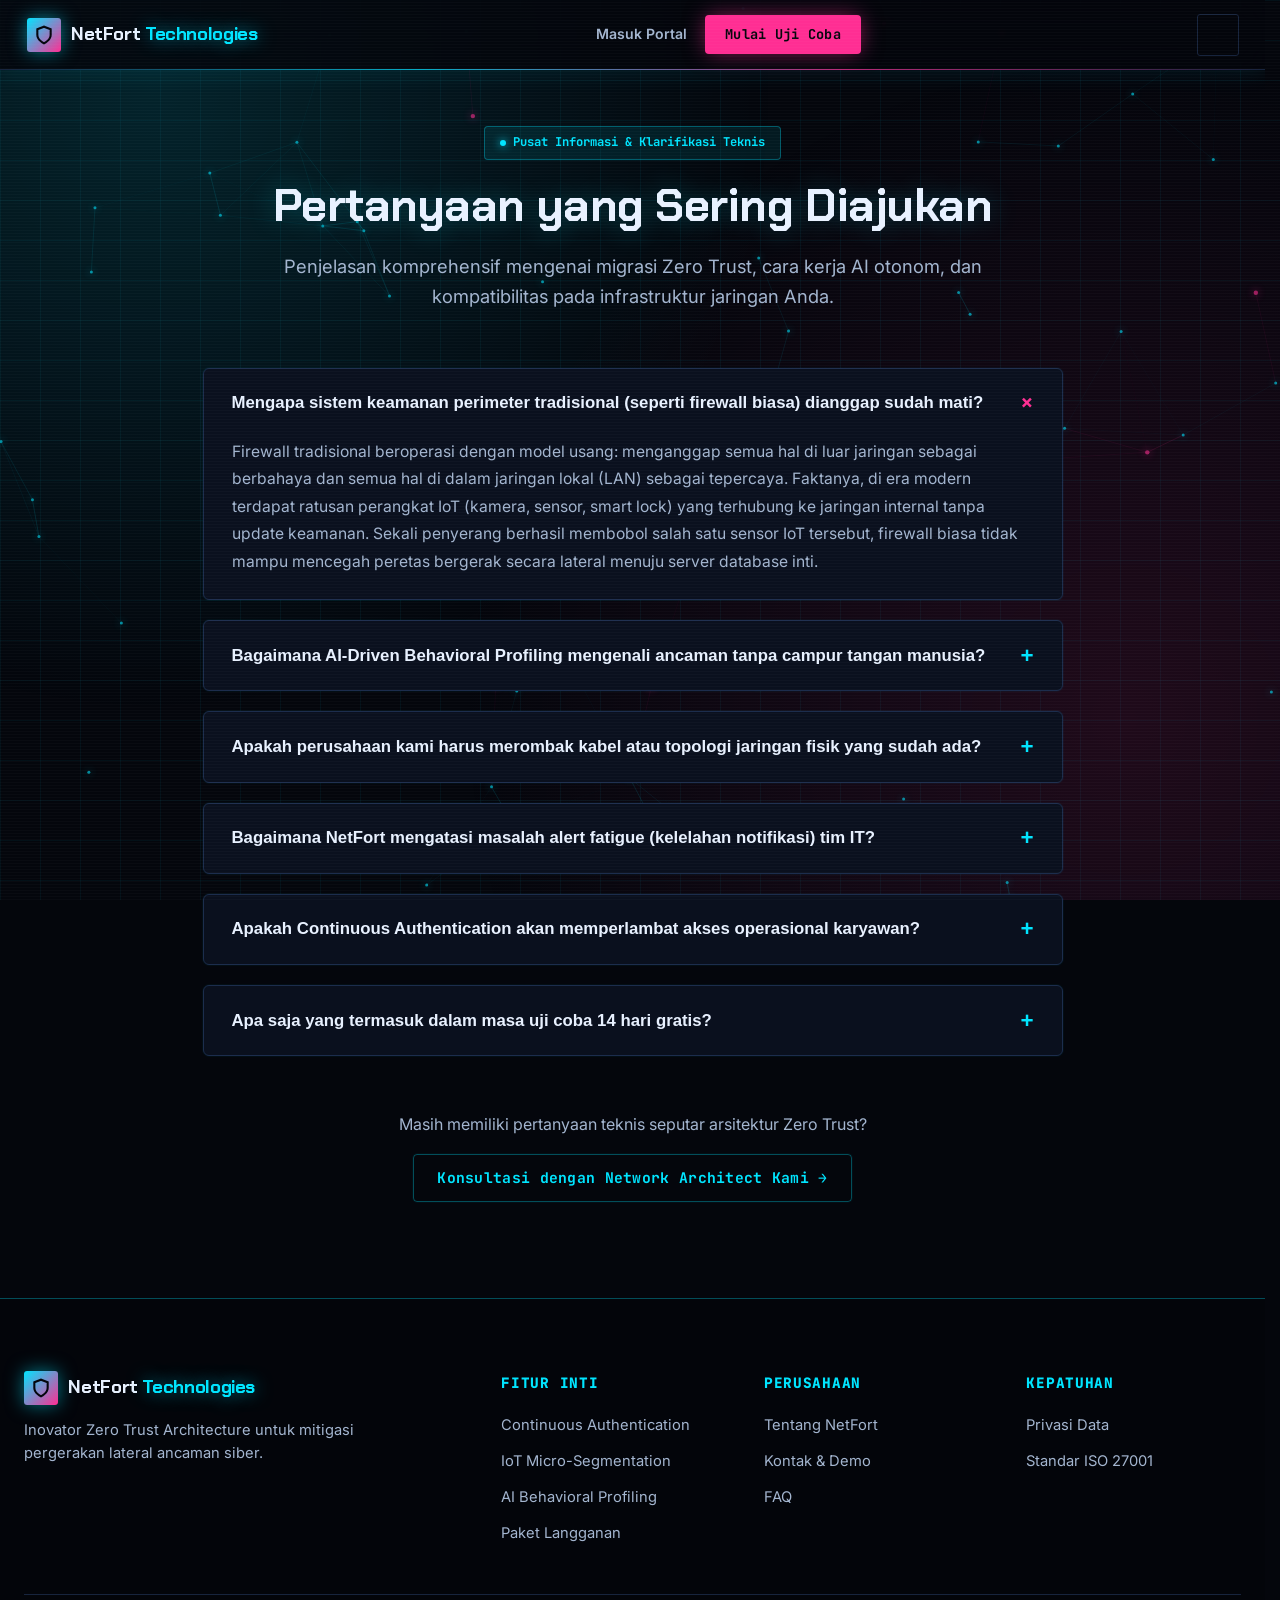
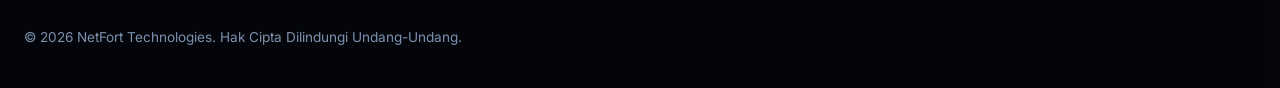
<file: faq.html>
<!DOCTYPE html>
<html lang="id">
<head>
  <meta charset="UTF-8" />
  <meta name="viewport" content="width=device-width, initial-scale=1.0" />
  <title>Pertanyaan Umum (FAQ) — NetFort Technologies</title>
  <meta name="description" content="Jawaban seputar arsitektur Zero Trust, isolasi mikro-segmentasi IoT otonom, dan implementasi tanpa rombak topologi.">
  <link rel="stylesheet" href="styles.css" />
  <style>
    .faq-accordion-item {
      background: var(--bg-surface);
      border: 1px solid var(--border-card);
      border-radius: var(--radius-md);
      margin-bottom: 1.25rem;
      overflow: hidden;
      transition: all 0.2s ease;
      box-shadow: var(--shadow-sm);
    }
    .faq-accordion-item:hover {
      border-color: var(--sky-blue);
    }
    .faq-question-btn {
      width: 100%;
      padding: 1.35rem 1.75rem;
      text-align: left;
      background: none;
      border: none;
      color: var(--text-main);
      font-size: 1.05rem;
      font-weight: 700;
      cursor: pointer;
      display: flex;
      justify-content: space-between;
      align-items: center;
      gap: 1rem;
    }
    .faq-icon {
      color: var(--sky-blue);
      font-size: 1.4rem;
      font-weight: 800;
      transition: transform 0.2s ease;
    }
    .faq-accordion-item.open .faq-icon {
      transform: rotate(45deg);
      color: var(--hot-pink);
    }
    .faq-answer-panel {
      max-height: 0;
      overflow: hidden;
      transition: max-height 0.3s cubic-bezier(0, 1, 0, 1);
      padding: 0 1.75rem;
      color: var(--text-muted);
      font-size: 0.98rem;
      line-height: 1.75;
    }
    .faq-accordion-item.open .faq-answer-panel {
      max-height: 450px;
      padding-bottom: 1.5rem;
    }
  </style>
  <script src="cyber.js" defer></script>
</head>
<body>

  <!-- Navbar Presisi Tetap -->
  <header class="site-nav">
    <div class="nav-container">
      <a href="index.html" class="brand-logo">
        <div class="brand-icon">
          <svg width="20" height="20" viewBox="0 0 24 24" fill="none" stroke="currentColor" stroke-width="2.5"><path d="M12 22s8-4 8-10V5l-8-3-8 3v7c0 6 8 10 8 10z"/></svg>
        </div>
        <span>NetFort <span class="highlight-sky">Technologies</span></span>
      </a>

      <ul class="nav-links">
        <li><a href="index.html">Beranda</a></li>
        <li><a href="about.html">Tentang Kami</a></li>
        <li><a href="features.html">Fitur & Teknologi</a></li>
        <li><a href="pricing.html">Paket & Harga</a></li>
        <li><a href="faq.html" class="active">FAQ</a></li>
        <li><a href="contact.html">Kontak & Demo</a></li>
        <li><a href="dokumen.html">Dokumen</a></li>
      </ul>

      <div class="nav-actions">
        <a href="portal.html" class="nav-signin-link">Masuk Portal</a>
        <a href="pricing.html" class="btn btn-primary" style="padding: 0.5rem 1.2rem; font-size: 0.85rem;">Mulai Uji Coba</a>
      </div>
    </div>
  </header>

  <main class="main-wrapper">
    <div class="section-header">
      <div class="pill-badge">Pusat Informasi & Klarifikasi Teknis</div>
      <h1>Pertanyaan yang Sering Diajukan</h1>
      <p>Penjelasan komprehensif mengenai migrasi Zero Trust, cara kerja AI otonom, dan kompatibilitas pada infrastruktur jaringan Anda.</p>
    </div>

    <div style="max-width: 860px; margin: 0 auto;">
      
      <!-- FAQ 1 -->
      <div class="faq-accordion-item open">
        <button class="faq-question-btn" onclick="toggleFaq(this)">
          <span>Mengapa sistem keamanan perimeter tradisional (seperti firewall biasa) dianggap sudah mati?</span>
          <span class="faq-icon">+</span>
        </button>
        <div class="faq-answer-panel">
          Firewall tradisional beroperasi dengan model usang: menganggap semua hal di luar jaringan sebagai berbahaya dan semua hal di dalam jaringan lokal (LAN) sebagai tepercaya. Faktanya, di era modern terdapat ratusan perangkat IoT (kamera, sensor, smart lock) yang terhubung ke jaringan internal tanpa update keamanan. Sekali penyerang berhasil membobol salah satu sensor IoT tersebut, firewall biasa tidak mampu mencegah peretas bergerak secara lateral menuju server database inti.
        </div>
      </div>

      <!-- FAQ 2 -->
      <div class="faq-accordion-item">
        <button class="faq-question-btn" onclick="toggleFaq(this)">
          <span>Bagaimana AI-Driven Behavioral Profiling mengenali ancaman tanpa campur tangan manusia?</span>
          <span class="faq-icon">+</span>
        </button>
        <div class="faq-answer-panel">
          Algoritma Machine Learning NetFort mempelajari pola komunikasi normal setiap perangkat secara pasif. Sebagai contoh, sensor suhu ruangan normalnya hanya mengirim data ke broker MQTT pada port 1883 setiap 30 detik. Jika sensor tersebut tiba-tiba mencoba membuka koneksi ke server database payroll internal melalui protokol TCP, AI langsung menandai deviasi ini sebagai anomali fatal dan <strong>memutus segmen tersebut dalam hitungan milidetik secara otonom</strong>.
        </div>
      </div>

      <!-- FAQ 3 -->
      <div class="faq-accordion-item">
        <button class="faq-question-btn" onclick="toggleFaq(this)">
          <span>Apakah perusahaan kami harus merombak kabel atau topologi jaringan fisik yang sudah ada?</span>
          <span class="faq-icon">+</span>
        </button>
        <div class="faq-answer-panel">
          Sama sekali tidak. Ini adalah Unique Selling Proposition (USP) utama NetFort: platform kami dapat memetakan, mengelompokkan, dan mengamankan seluruh ekosistem IoT Anda secara otomatis dalam <strong>kurang dari 48 jam</strong> tanpa mengharuskan Anda mengganti switch fisik, menarik kabel baru, atau mengubah arsitektur subnet yang sedang berjalan.
        </div>
      </div>

      <!-- FAQ 4 -->
      <div class="faq-accordion-item">
        <button class="faq-question-btn" onclick="toggleFaq(this)">
          <span>Bagaimana NetFort mengatasi masalah alert fatigue (kelelahan notifikasi) tim IT?</span>
          <span class="faq-icon">+</span>
        </button>
        <div class="faq-answer-panel">
          Banyak manajer keamanan siber (seperti persona Budi) mengeluhkan ratusan notifikasi palsu setiap hari. NetFort menyingkirkan alert fatigue dengan memvalidasi korelasi anomali menggunakan model AI berbasis intensi nyata sebelum membuat tiket peringatan. Selain itu, karena tindakan isolasi mikro-segmentasi dilakukan secara otonom oleh sistem, tim IT tidak perlu panik bangun di tengah malam hanya untuk memblokir port secara manual.
        </div>
      </div>

      <!-- FAQ 5 -->
      <div class="faq-accordion-item">
        <button class="faq-question-btn" onclick="toggleFaq(this)">
          <span>Apakah Continuous Authentication akan memperlambat akses operasional karyawan?</span>
          <span class="faq-icon">+</span>
        </button>
        <div class="faq-answer-panel">
          Tidak. NetFort dirancang dengan overhead inspeksi paket di bawah 0.05 milidetik menggunakan probe kernel modern. Karyawan dan pengguna sah tidak akan merasakan perlambatan kecepatan saat membuka file kerja atau mengakses sistem ERP perusahaan.
        </div>
      </div>

      <!-- FAQ 6 -->
      <div class="faq-accordion-item">
        <button class="faq-question-btn" onclick="toggleFaq(this)">
          <span>Apa saja yang termasuk dalam masa uji coba 14 hari gratis?</span>
          <span class="faq-icon">+</span>
        </button>
        <div class="faq-answer-panel">
          Uji coba 14 hari memberikan akses penuh ke Paket Professional (hingga 25 perangkat IoT, pemetaan mikro-segmentasi otomatis, dan isolasi AI otonom). Tanpa komitmen kartu kredit.
        </div>
      </div>

    </div>

    <div style="text-align:center; margin-top:3.5rem;">
      <p style="color:var(--text-muted); margin-bottom:1rem;">Masih memiliki pertanyaan teknis seputar arsitektur Zero Trust?</p>
      <a href="contact.html" class="btn btn-outline">Konsultasi dengan Network Architect Kami →</a>
    </div>
  </main>

  <!-- Footer Resmi -->
  <footer class="site-footer">
    <div class="footer-inner">
      <div class="footer-brand">
        <a href="index.html" class="brand-logo">
          <div class="brand-icon">
            <svg width="20" height="20" viewBox="0 0 24 24" fill="none" stroke="currentColor" stroke-width="2.5"><path d="M12 22s8-4 8-10V5l-8-3-8 3v7c0 6 8 10 8 10z"/></svg>
          </div>
          <span>NetFort <span class="highlight-sky">Technologies</span></span>
        </a>
        <p>Inovator Zero Trust Architecture untuk mitigasi pergerakan lateral ancaman siber.</p>
      </div>

      <div class="footer-col">
        <h5>Fitur Inti</h5>
        <ul>
          <li><a href="features.html">Continuous Authentication</a></li>
          <li><a href="features.html">IoT Micro-Segmentation</a></li>
          <li><a href="features.html">AI Behavioral Profiling</a></li>
          <li><a href="pricing.html">Paket Langganan</a></li>
        </ul>
      </div>

      <div class="footer-col">
        <h5>Perusahaan</h5>
        <ul>
          <li><a href="about.html">Tentang NetFort</a></li>
          <li><a href="contact.html">Kontak & Demo</a></li>
          <li><a href="faq.html">FAQ</a></li>
        </ul>
      </div>

      <div class="footer-col">
        <h5>Kepatuhan</h5>
        <ul>
          <li><a href="#">Privasi Data</a></li>
          <li><a href="#">Standar ISO 27001</a></li>
        </ul>
      </div>
    </div>

    <div class="footer-bottom">
      <div>&copy; 2026 NetFort Technologies. Hak Cipta Dilindungi Undang-Undang.</div>
    </div>
  </footer>

  <script>
    function toggleFaq(btn) {
      const item = btn.parentElement;
      item.classList.toggle('open');
    }
  </script>

</body>
</html>
</file>
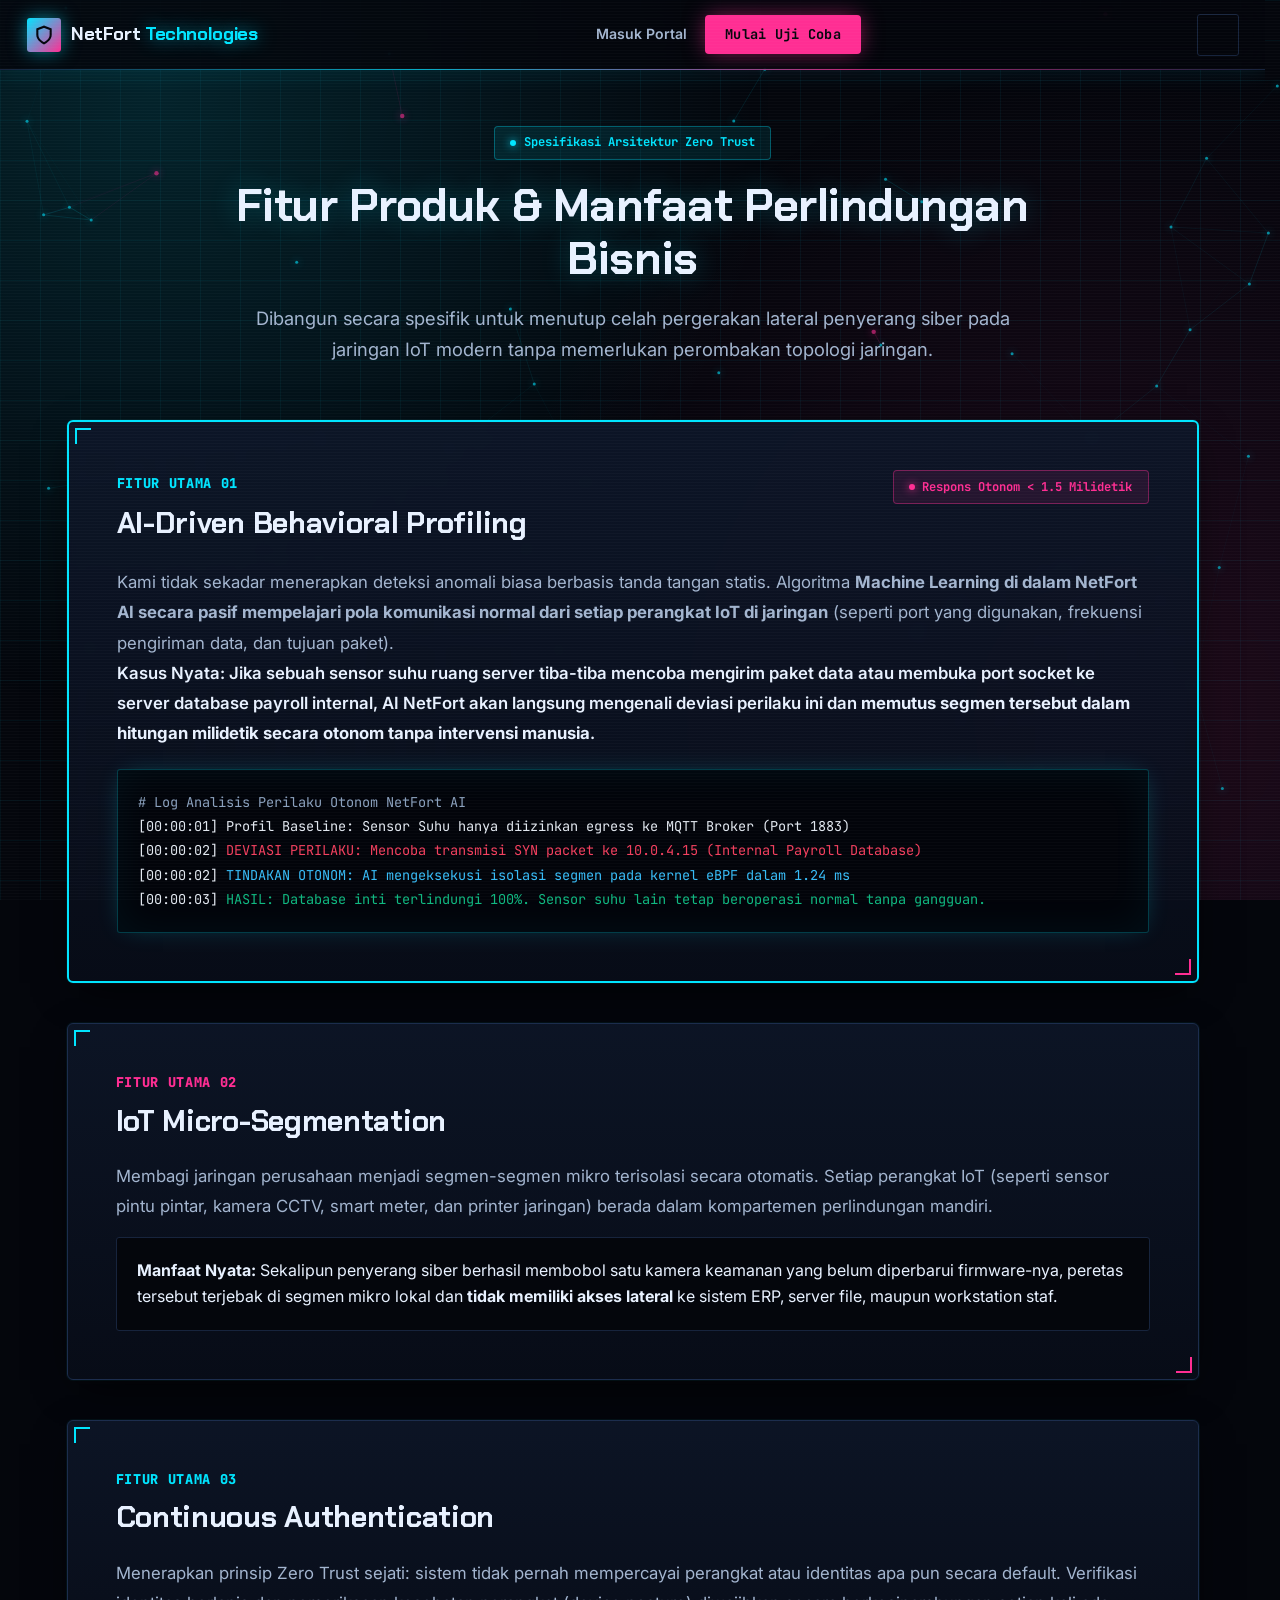
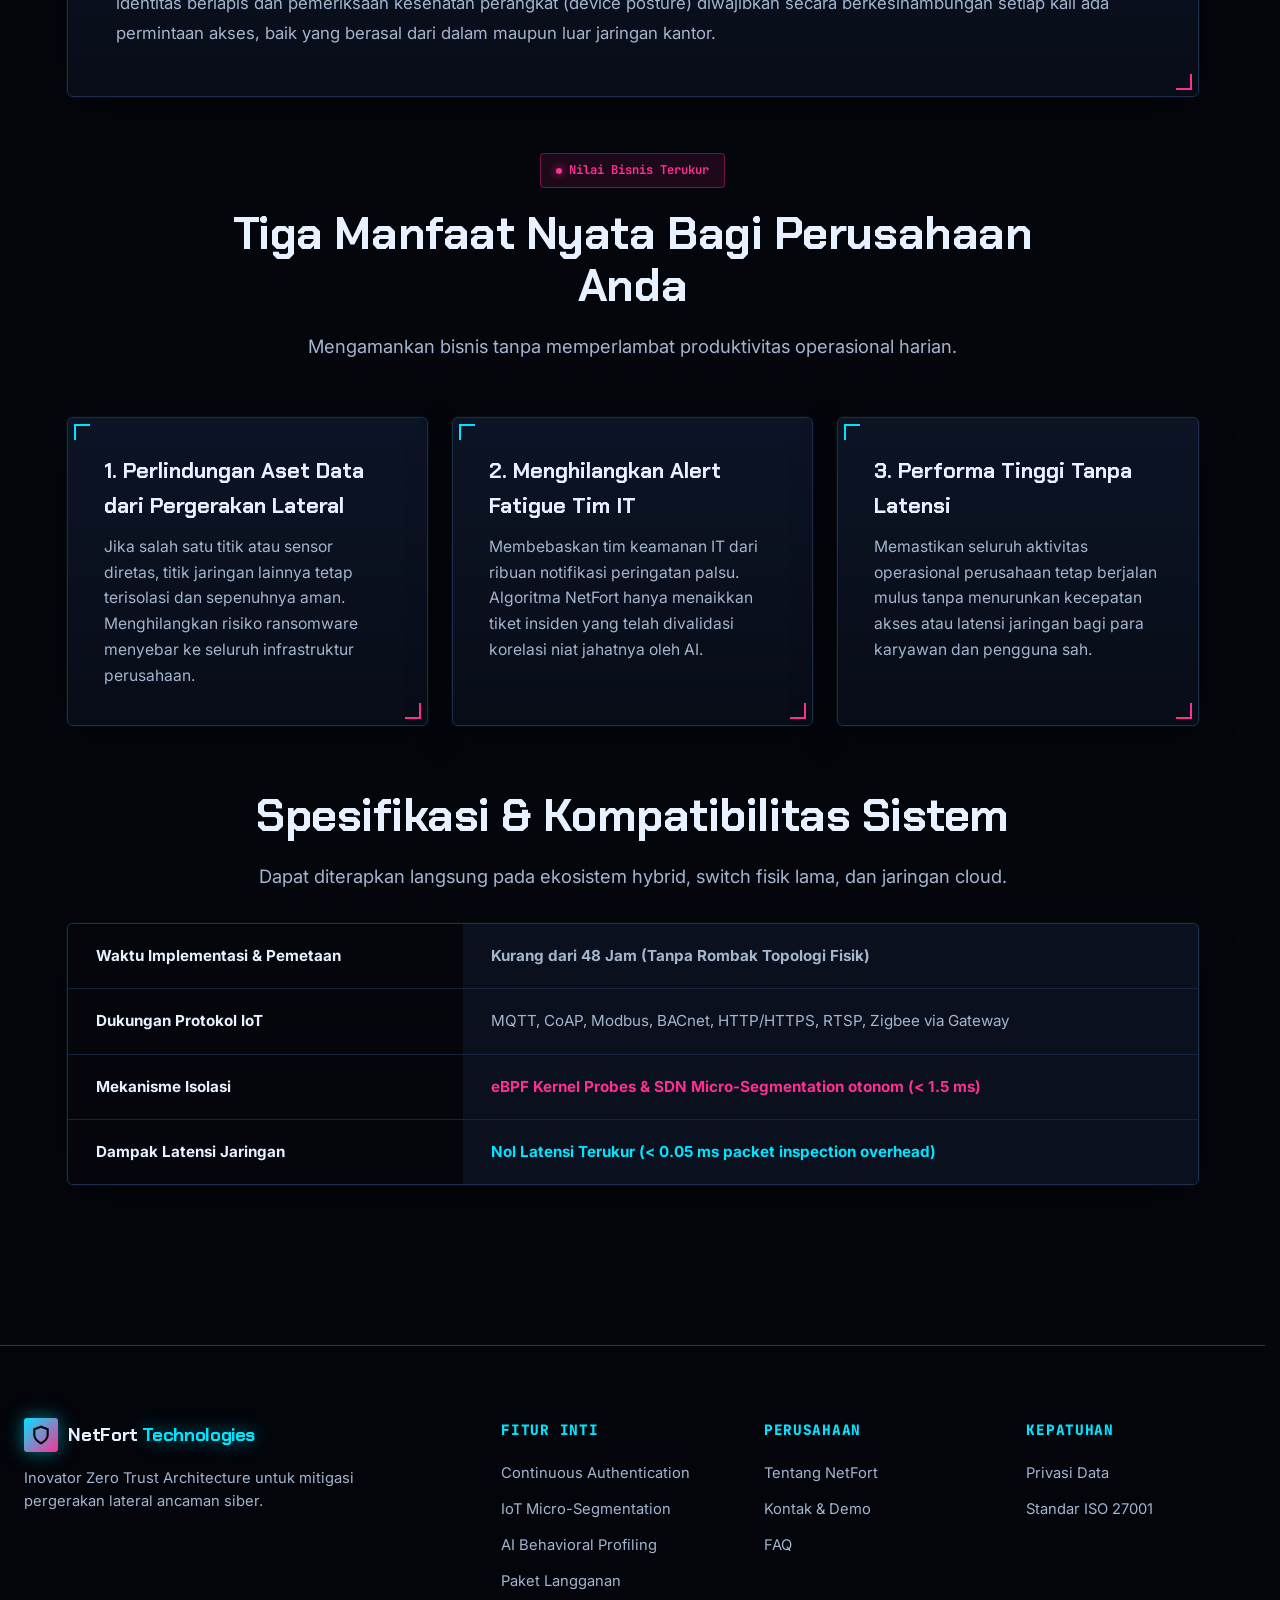
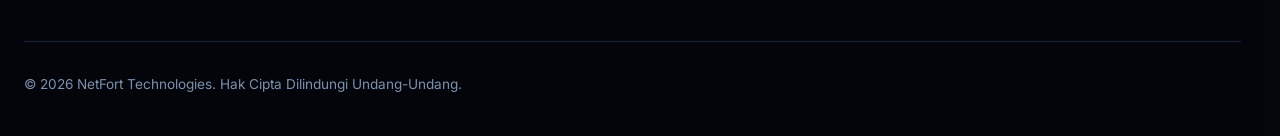
<file: features.html>
<!DOCTYPE html>
<html lang="id">
<head>
  <meta charset="UTF-8" />
  <meta name="viewport" content="width=device-width, initial-scale=1.0" />
  <title>Fitur & Teknologi — NetFort Technologies</title>
  <meta name="description" content="Tiga arsitektur inti NetFort: Continuous Authentication, IoT Micro-Segmentation, dan AI-Driven Behavioral Profiling otonom.">
  <link rel="stylesheet" href="styles.css" />
  <style>
    .feature-code-block {
      background: #0b1320;
      border: 1px solid #1e293b;
      border-radius: var(--radius-sm);
      padding: 1.25rem;
      font-family: var(--font-mono);
      font-size: 0.85rem;
      color: #e2e8f0;
      line-height: 1.8;
      margin-top: 1.25rem;
    }
  </style>
  <script src="cyber.js" defer></script>
</head>
<body>

  <!-- Navbar Presisi Tetap -->
  <header class="site-nav">
    <div class="nav-container">
      <a href="index.html" class="brand-logo">
        <div class="brand-icon">
          <svg width="20" height="20" viewBox="0 0 24 24" fill="none" stroke="currentColor" stroke-width="2.5"><path d="M12 22s8-4 8-10V5l-8-3-8 3v7c0 6 8 10 8 10z"/></svg>
        </div>
        <span>NetFort <span class="highlight-sky">Technologies</span></span>
      </a>

      <ul class="nav-links">
        <li><a href="index.html">Beranda</a></li>
        <li><a href="about.html">Tentang Kami</a></li>
        <li><a href="features.html" class="active">Fitur & Teknologi</a></li>
        <li><a href="pricing.html">Paket & Harga</a></li>
        <li><a href="faq.html">FAQ</a></li>
        <li><a href="contact.html">Kontak & Demo</a></li>
        <li><a href="dokumen.html">Dokumen</a></li>
      </ul>

      <div class="nav-actions">
        <a href="portal.html" class="nav-signin-link">Masuk Portal</a>
        <a href="pricing.html" class="btn btn-primary" style="padding: 0.5rem 1.2rem; font-size: 0.85rem;">Mulai Uji Coba</a>
      </div>
    </div>
  </header>

  <main class="main-wrapper">
    <div class="section-header">
      <div class="pill-badge">Spesifikasi Arsitektur Zero Trust</div>
      <h1>Fitur Produk & Manfaat Perlindungan Bisnis</h1>
      <p>Dibangun secara spesifik untuk menutup celah pergerakan lateral penyerang siber pada jaringan IoT modern tanpa memerlukan perombakan topologi jaringan.</p>
    </div>

    <!-- Fitur 1: AI-Driven Behavioral Profiling (Highlight Khusus Sesuai Catatan Dosen) -->
    <div class="bento-card" style="padding: 3rem; margin-bottom: 2.5rem; border: 2px solid var(--sky-blue);">
      <div style="display:flex; justify-content:space-between; align-items:flex-start; flex-wrap:wrap; gap:1rem;">
        <div>
          <span style="font-family:var(--font-mono); font-size:0.85rem; color:var(--sky-blue); font-weight:800; text-transform:uppercase; letter-spacing:0.05em;">Fitur Utama 01</span>
          <h2 style="font-size:1.85rem; color:var(--text-main); margin-top:0.25rem;">AI-Driven Behavioral Profiling</h2>
        </div>
        <span class="pill-badge pill-badge-pink">Respons Otonom &lt; 1.5 Milidetik</span>
      </div>

      <p style="font-size:1.05rem; color:var(--text-muted); line-height:1.8; margin-top:1.25rem;">
        Kami tidak sekadar menerapkan deteksi anomali biasa berbasis tanda tangan statis. Algoritma <strong>Machine Learning di dalam NetFort AI secara pasif mempelajari pola komunikasi normal dari setiap perangkat IoT di jaringan</strong> (seperti port yang digunakan, frekuensi pengiriman data, dan tujuan paket).
      </p>

      <p style="font-size:1.05rem; color:var(--text-main); font-weight:600; line-height:1.8;">
        Kasus Nyata: Jika sebuah sensor suhu ruang server tiba-tiba mencoba mengirim paket data atau membuka port socket ke server database payroll internal, AI NetFort akan langsung mengenali deviasi perilaku ini dan <strong>memutus segmen tersebut dalam hitungan milidetik secara otonom tanpa intervensi manusia</strong>.
      </p>

      <div class="feature-code-block">
        <span style="color:#8aa0bd;"># Log Analisis Perilaku Otonom NetFort AI</span><br />
        [00:00:01] Profil Baseline: Sensor Suhu hanya diizinkan egress ke MQTT Broker (Port 1883)<br />
        [00:00:02] <span style="color:#f43f5e;">DEVIASI PERILAKU: Mencoba transmisi SYN packet ke 10.0.4.15 (Internal Payroll Database)</span><br />
        [00:00:02] <span style="color:#38bdf8;">TINDAKAN OTONOM: AI mengeksekusi isolasi segmen pada kernel eBPF dalam 1.24 ms</span><br />
        [00:00:03] <span style="color:#10b981;">HASIL: Database inti terlindungi 100%. Sensor suhu lain tetap beroperasi normal tanpa gangguan.</span>
      </div>
    </div>

    <!-- Fitur 2: IoT Micro-Segmentation -->
    <div class="bento-card" style="padding: 3rem; margin-bottom: 2.5rem;">
      <div style="font-size:0.85rem; font-family:var(--font-mono); color:var(--hot-pink); font-weight:800; text-transform:uppercase; letter-spacing:0.05em;">Fitur Utama 02</div>
      <h2 style="font-size:1.85rem; color:var(--text-main); margin-top:0.25rem;">IoT Micro-Segmentation</h2>
      <p style="font-size:1.05rem; color:var(--text-muted); line-height:1.8; margin-top:1rem;">
        Membagi jaringan perusahaan menjadi segmen-segmen mikro terisolasi secara otomatis. Setiap perangkat IoT (seperti sensor pintu pintar, kamera CCTV, smart meter, dan printer jaringan) berada dalam kompartemen perlindungan mandiri.
      </p>
      <div style="background:var(--bg-canvas); padding:1.25rem; border-radius:var(--radius-sm); border:1px solid var(--border-subtle); margin-top:1rem;">
        <strong style="color:var(--text-main);">Manfaat Nyata:</strong> Sekalipun penyerang siber berhasil membobol satu kamera keamanan yang belum diperbarui firmware-nya, peretas tersebut terjebak di segmen mikro lokal dan <strong>tidak memiliki akses lateral</strong> ke sistem ERP, server file, maupun workstation staf.
      </div>
    </div>

    <!-- Fitur 3: Continuous Authentication -->
    <div class="bento-card" style="padding: 3rem; margin-bottom: 3.5rem;">
      <div style="font-size:0.85rem; font-family:var(--font-mono); color:var(--sky-blue); font-weight:800; text-transform:uppercase; letter-spacing:0.05em;">Fitur Utama 03</div>
      <h2 style="font-size:1.85rem; color:var(--text-main); margin-top:0.25rem;">Continuous Authentication</h2>
      <p style="font-size:1.05rem; color:var(--text-muted); line-height:1.8; margin-top:1rem;">
        Menerapkan prinsip Zero Trust sejati: sistem tidak pernah mempercayai perangkat atau identitas apa pun secara default. Verifikasi identitas berlapis dan pemeriksaan kesehatan perangkat (device posture) diwajibkan secara berkesinambungan setiap kali ada permintaan akses, baik yang berasal dari dalam maupun luar jaringan kantor.
      </p>
    </div>

    <!-- Tiga Manfaat Pelanggan (Customer Benefits) Berdasarkan Brief -->
    <div class="section-header" style="margin-bottom: 2rem;">
      <div class="pill-badge pill-badge-pink">Nilai Bisnis Terukur</div>
      <h2>Tiga Manfaat Nyata Bagi Perusahaan Anda</h2>
      <p>Mengamankan bisnis tanpa memperlambat produktivitas operasional harian.</p>
    </div>

    <div class="bento-grid">
      <div class="bento-card bento-col-4">
        <h3>1. Perlindungan Aset Data dari Pergerakan Lateral</h3>
        <p>Jika salah satu titik atau sensor diretas, titik jaringan lainnya tetap terisolasi dan sepenuhnya aman. Menghilangkan risiko ransomware menyebar ke seluruh infrastruktur perusahaan.</p>
      </div>

      <div class="bento-card bento-col-4">
        <h3>2. Menghilangkan Alert Fatigue Tim IT</h3>
        <p>Membebaskan tim keamanan IT dari ribuan notifikasi peringatan palsu. Algoritma NetFort hanya menaikkan tiket insiden yang telah divalidasi korelasi niat jahatnya oleh AI.</p>
      </div>

      <div class="bento-card bento-col-4">
        <h3>3. Performa Tinggi Tanpa Latensi</h3>
        <p>Memastikan seluruh aktivitas operasional perusahaan tetap berjalan mulus tanpa menurunkan kecepatan akses atau latensi jaringan bagi para karyawan dan pengguna sah.</p>
      </div>
    </div>

    <!-- Spesifikasi Teknis Implementasi -->
    <div class="section-header" style="margin-top: 4rem; margin-bottom: 2rem;">
      <h2>Spesifikasi & Kompatibilitas Sistem</h2>
      <p>Dapat diterapkan langsung pada ekosistem hybrid, switch fisik lama, dan jaringan cloud.</p>
    </div>

    <div style="background:var(--bg-surface); border:1px solid var(--border-card); border-radius:var(--radius-md); overflow:hidden; box-shadow:var(--shadow-card); margin-bottom:4rem;">
      <table style="width:100%; border-collapse:collapse; text-align:left; font-size:0.95rem;">
        <tbody>
          <tr style="border-bottom:1px solid var(--border-subtle);">
            <th style="padding:1.25rem 1.75rem; background:var(--bg-canvas); width:35%; color:var(--text-main);">Waktu Implementasi & Pemetaan</th>
            <td style="padding:1.25rem 1.75rem; color:var(--text-muted); font-weight:700;">Kurang dari 48 Jam (Tanpa Rombak Topologi Fisik)</td>
          </tr>
          <tr style="border-bottom:1px solid var(--border-subtle);">
            <th style="padding:1.25rem 1.75rem; background:var(--bg-canvas); color:var(--text-main);">Dukungan Protokol IoT</th>
            <td style="padding:1.25rem 1.75rem; color:var(--text-muted);">MQTT, CoAP, Modbus, BACnet, HTTP/HTTPS, RTSP, Zigbee via Gateway</td>
          </tr>
          <tr style="border-bottom:1px solid var(--border-subtle);">
            <th style="padding:1.25rem 1.75rem; background:var(--bg-canvas); color:var(--text-main);">Mekanisme Isolasi</th>
            <td style="padding:1.25rem 1.75rem; color:var(--hot-pink); font-weight:700;">eBPF Kernel Probes & SDN Micro-Segmentation otonom (&lt; 1.5 ms)</td>
          </tr>
          <tr>
            <th style="padding:1.25rem 1.75rem; background:var(--bg-canvas); color:var(--text-main);">Dampak Latensi Jaringan</th>
            <td style="padding:1.25rem 1.75rem; color:var(--sky-blue); font-weight:700;">Nol Latensi Terukur (&lt; 0.05 ms packet inspection overhead)</td>
          </tr>
        </tbody>
      </table>
    </div>
  </main>

  <!-- Footer Resmi -->
  <footer class="site-footer">
    <div class="footer-inner">
      <div class="footer-brand">
        <a href="index.html" class="brand-logo">
          <div class="brand-icon">
            <svg width="20" height="20" viewBox="0 0 24 24" fill="none" stroke="currentColor" stroke-width="2.5"><path d="M12 22s8-4 8-10V5l-8-3-8 3v7c0 6 8 10 8 10z"/></svg>
          </div>
          <span>NetFort <span class="highlight-sky">Technologies</span></span>
        </a>
        <p>Inovator Zero Trust Architecture untuk mitigasi pergerakan lateral ancaman siber.</p>
      </div>

      <div class="footer-col">
        <h5>Fitur Inti</h5>
        <ul>
          <li><a href="features.html">Continuous Authentication</a></li>
          <li><a href="features.html">IoT Micro-Segmentation</a></li>
          <li><a href="features.html">AI Behavioral Profiling</a></li>
          <li><a href="pricing.html">Paket Langganan</a></li>
        </ul>
      </div>

      <div class="footer-col">
        <h5>Perusahaan</h5>
        <ul>
          <li><a href="about.html">Tentang NetFort</a></li>
          <li><a href="contact.html">Kontak & Demo</a></li>
          <li><a href="faq.html">FAQ</a></li>
        </ul>
      </div>

      <div class="footer-col">
        <h5>Kepatuhan</h5>
        <ul>
          <li><a href="#">Privasi Data</a></li>
          <li><a href="#">Standar ISO 27001</a></li>
        </ul>
      </div>
    </div>

    <div class="footer-bottom">
      <div>&copy; 2026 NetFort Technologies. Hak Cipta Dilindungi Undang-Undang.</div>
    </div>
  </footer>

</body>
</html>
</file>
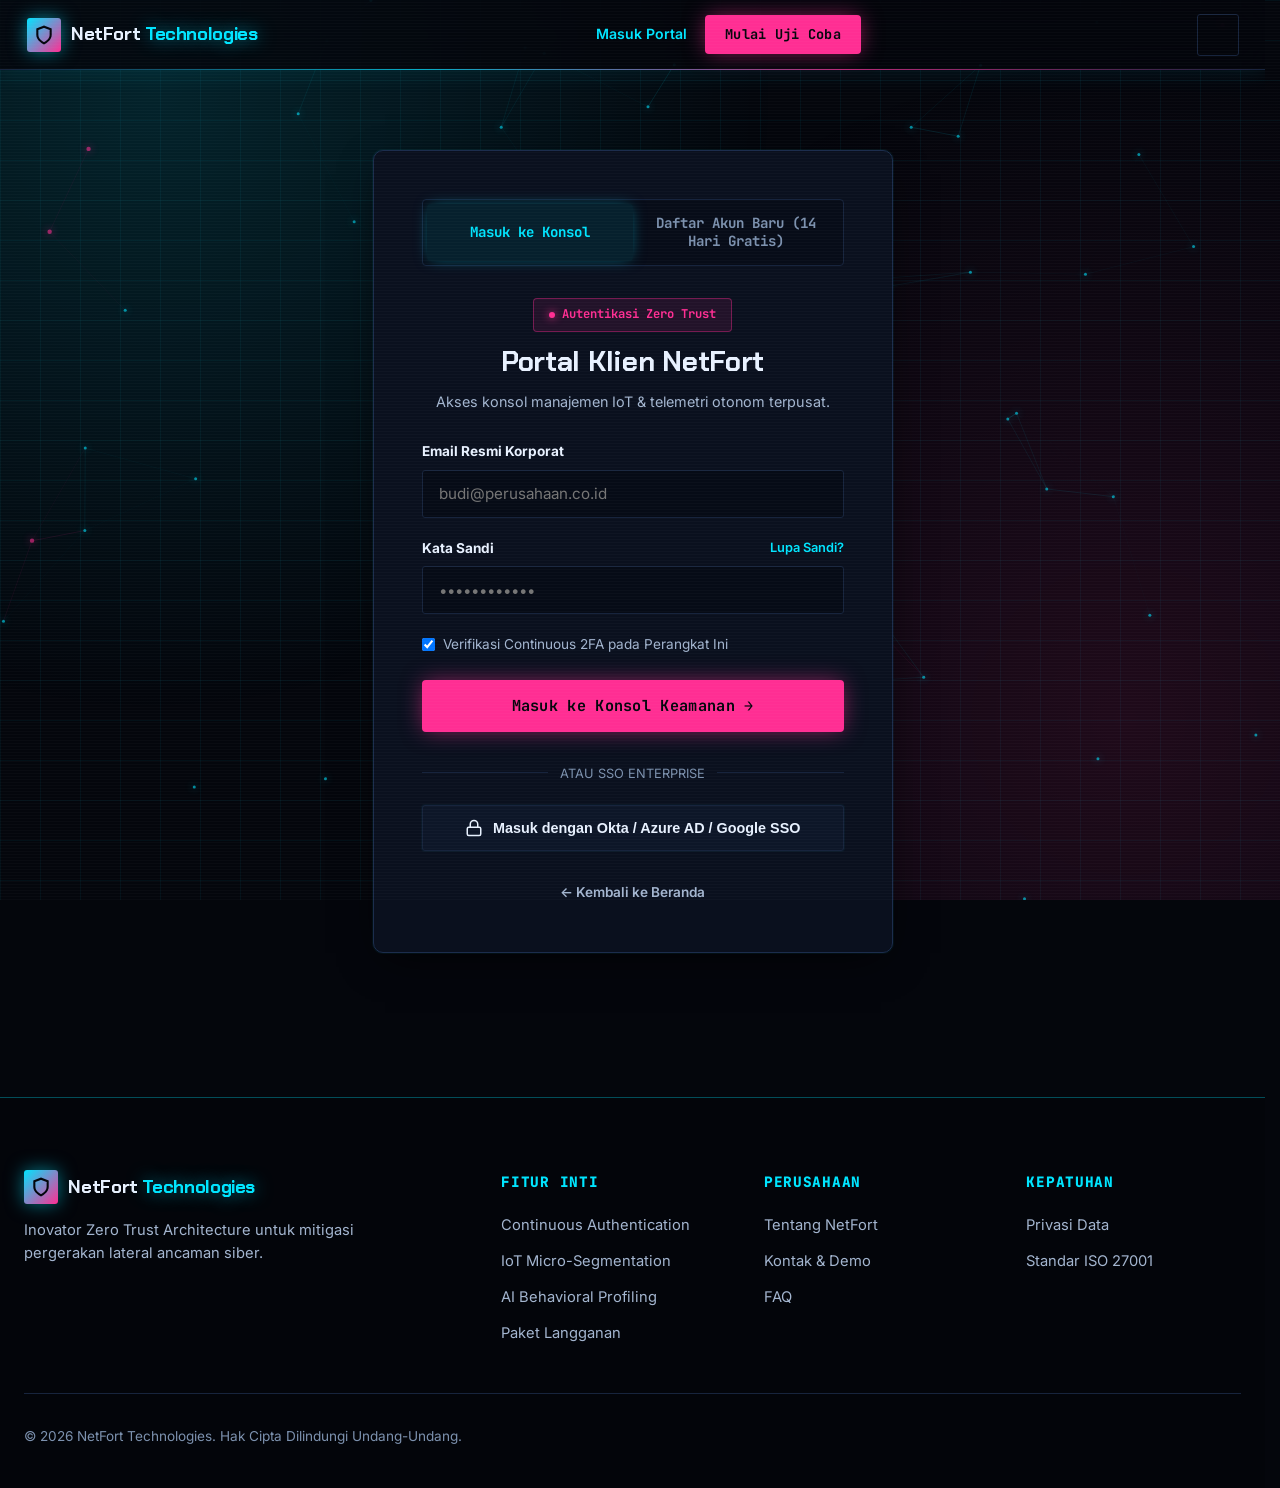
<file: portal.html>
<!DOCTYPE html>
<html lang="id">
<head>
  <meta charset="UTF-8" />
  <meta name="viewport" content="width=device-width, initial-scale=1.0" />
  <title>Portal Masuk Klien — NetFort Technologies</title>
  <meta name="description" content="Akses Portal Konsol Keamanan Zero Trust & Manajemen IoT Terpusat NetFort Technologies untuk CISO dan Tim IT.">
  <link rel="stylesheet" href="styles.css" />
  <style>
    .portal-card {
      background: var(--bg-surface);
      border: 1px solid var(--border-card);
      border-radius: var(--radius-lg);
      padding: 3rem;
      max-width: 480px;
      margin: 3rem auto;
      box-shadow: var(--shadow-card);
    }
    .portal-input {
      width: 100%;
      padding: 0.85rem 1rem;
      border: 1px solid var(--border-subtle);
      border-radius: var(--radius-sm);
      background: var(--bg-canvas);
      font-size: 0.95rem;
      color: var(--text-main);
      outline: none;
      transition: all 0.2s;
      font-family: inherit;
    }
    .portal-input:focus {
      border-color: var(--sky-blue);
      box-shadow: 0 0 0 3px rgba(5, 147, 198, 0.15);
    }
    .portal-label {
      display: block;
      font-size: 0.85rem;
      font-weight: 700;
      color: var(--text-main);
      margin-bottom: 0.4rem;
    }
    .sso-btn {
      width: 100%;
      padding: 0.8rem;
      background: var(--bg-subtle);
      border: 1px solid var(--border-subtle);
      border-radius: var(--radius-sm);
      font-size: 0.9rem;
      font-weight: 700;
      color: var(--text-main);
      cursor: pointer;
      display: flex;
      align-items: center;
      justify-content: center;
      gap: 0.65rem;
      transition: all 0.2s;
      box-shadow: var(--shadow-sm);
    }
    .sso-btn:hover {
      background: var(--bg-subtle);
      border-color: var(--sky-blue);
    }
  </style>
  <script src="cyber.js" defer></script>
</head>
<body>

  <!-- Navbar Presisi Tetap -->
  <header class="site-nav">
    <div class="nav-container">
      <a href="index.html" class="brand-logo">
        <div class="brand-icon">
          <svg width="20" height="20" viewBox="0 0 24 24" fill="none" stroke="currentColor" stroke-width="2.5"><path d="M12 22s8-4 8-10V5l-8-3-8 3v7c0 6 8 10 8 10z"/></svg>
        </div>
        <span>NetFort <span class="highlight-sky">Technologies</span></span>
      </a>

      <ul class="nav-links">
        <li><a href="index.html">Beranda</a></li>
        <li><a href="about.html">Tentang Kami</a></li>
        <li><a href="features.html">Fitur & Teknologi</a></li>
        <li><a href="pricing.html">Paket & Harga</a></li>
        <li><a href="faq.html">FAQ</a></li>
        <li><a href="contact.html">Kontak & Demo</a></li>
        <li><a href="dokumen.html">Dokumen</a></li>
      </ul>

      <div class="nav-actions">
        <a href="portal.html" class="nav-signin-link active">Masuk Portal</a>
        <a href="pricing.html" class="btn btn-primary" style="padding: 0.5rem 1.2rem; font-size: 0.85rem;">Mulai Uji Coba</a>
      </div>
    </div>
  </header>

  <main class="main-wrapper" style="padding-top: 2rem;">
    <div class="portal-card" style="max-width: 520px;">
      <!-- Tab Pilihan: Masuk vs Daftar Akun Baru -->
      <div class="portal-tabs">
        <button type="button" id="tabBtnLogin" class="portal-tab-btn active" onclick="switchPortalTab('login')">
          Masuk ke Konsol
        </button>
        <button type="button" id="tabBtnSignup" class="portal-tab-btn" onclick="switchPortalTab('signup')">
          Daftar Akun Baru (14 Hari Gratis)
        </button>
      </div>

      <!-- FORM 1: MASUK KE KONSOL (LOGIN) -->
      <div id="loginView">
        <div style="text-align:center; margin-bottom: 1.75rem;">
          <div class="pill-badge pill-badge-pink" style="margin-bottom: 0.5rem;">
            Autentikasi Zero Trust
          </div>
          <h1 style="font-size: 1.75rem; font-weight: 800; color: var(--text-main); margin-bottom: 0.35rem;">
            Portal Klien NetFort
          </h1>
          <p style="font-size: 0.9rem; color: var(--text-muted);">
            Akses konsol manajemen IoT & telemetri otonom terpusat.
          </p>
        </div>

        <form id="loginForm" onsubmit="event.preventDefault(); simulasiLoginPortal();">
          <div style="margin-bottom: 1.25rem;">
            <label class="portal-label">Email Resmi Korporat</label>
            <input type="email" class="portal-input" placeholder="budi@perusahaan.co.id" required />
          </div>

          <div style="margin-bottom: 1.25rem;">
            <div style="display:flex; justify-content:space-between; align-items:center; margin-bottom:0.4rem;">
              <label class="portal-label" style="margin:0;">Kata Sandi</label>
              <a href="#" style="font-size:0.8rem; color:var(--sky-blue); text-decoration:none; font-weight:600;">Lupa Sandi?</a>
            </div>
            <input type="password" class="portal-input" placeholder="••••••••••••" required />
          </div>

          <div style="display:flex; align-items:center; gap:0.5rem; margin-bottom: 1.5rem; font-size: 0.85rem; color: var(--text-muted);">
            <input type="checkbox" id="trustDevice" checked />
            <label for="trustDevice">Verifikasi Continuous 2FA pada Perangkat Ini</label>
          </div>

          <button type="submit" id="btnSubmitPortal" class="btn btn-primary" style="width: 100%; padding: 0.9rem; font-size: 0.95rem;">
            Masuk ke Konsol Keamanan →
          </button>

          <div style="position:relative; text-align:center; margin: 1.75rem 0 1.25rem;">
            <span style="background:var(--bg-surface); padding:0 0.75rem; color:var(--text-dim); font-size:0.8rem; position:relative; z-index:1;">ATAU SSO ENTERPRISE</span>
            <div style="position:absolute; top:50%; left:0; width:100%; height:1px; background:var(--border-subtle); z-index:0;"></div>
          </div>

          <button type="button" class="sso-btn" onclick="simulasiLoginPortal();">
            <svg width="18" height="18" viewBox="0 0 24 24" fill="none" stroke="currentColor" stroke-width="2"><rect x="3" y="11" width="18" height="11" rx="2" ry="2"/><path d="M7 11V7a5 5 0 0 1 10 0v4"/></svg>
            Masuk dengan Okta / Azure AD / Google SSO
          </button>
        </form>
      </div>

      <!-- FORM 2: DAFTAR AKUN BARU (SIGN UP / REGISTRASI UJI COBA 14 HARI) -->
      <div id="signupView" style="display: none;">
        <div style="text-align:center; margin-bottom: 1.75rem;">
          <div class="pill-badge" style="margin-bottom: 0.5rem;">
            Uji Coba 14 Hari Tanpa Risiko
          </div>
          <h2 style="font-size: 1.75rem; font-weight: 800; color: var(--text-main); margin-bottom: 0.35rem;">
            Buat Akun Konsol Zero Trust
          </h2>
          <p style="font-size: 0.9rem; color: var(--text-muted);">
            Dapatkan tenant sandbox instan untuk memetakan armada IoT Anda.
          </p>
        </div>

        <form id="signupForm" onsubmit="event.preventDefault(); simulasiRegisterPortal();">
          <div style="margin-bottom: 1.15rem;">
            <label class="portal-label">Nama Lengkap Anda</label>
            <input type="text" class="portal-input" placeholder="Budi Santoso" required />
          </div>

          <div style="margin-bottom: 1.15rem;">
            <label class="portal-label">Email Resmi Korporat (Domain Perusahaan)</label>
            <input type="email" class="portal-input" placeholder="budi@namaperusahaan.co.id" required />
          </div>

          <div style="display: grid; grid-template-columns: 1fr 1fr; gap: 1rem; margin-bottom: 1.15rem;">
            <div>
              <label class="portal-label">Nama Perusahaan</label>
              <input type="text" class="portal-input" placeholder="PT Nusantara Logistik" required />
            </div>
            <div>
              <label class="portal-label">Jabatan di Perusahaan</label>
              <select class="portal-input" style="cursor: pointer;" required>
                <option value="IT Security Manager" selected>IT Security Manager</option>
                <option value="CISO">CISO / Direktur Keamanan</option>
                <option value="Network Administrator">Network Administrator</option>
                <option value="DevOps Engineer">DevOps / Cloud Architect</option>
                <option value="Lainnya">Lainnya</option>
              </select>
            </div>
          </div>

          <div style="margin-bottom: 1.15rem;">
            <label class="portal-label">Estimasi Jumlah Perangkat IoT / Titik Akses</label>
            <select class="portal-input" style="cursor: pointer;" required>
              <option value="starter">1 - 5 Perangkat (Paket Starter)</option>
              <option value="pro" selected>6 - 25 Perangkat (Paket Professional — Paling Populer)</option>
              <option value="enterprise">&gt; 25 Perangkat (Enterprise Tanpa Batas)</option>
            </select>
          </div>

          <div style="margin-bottom: 1.35rem;">
            <label class="portal-label">Buat Kata Sandi Konsol (Min. 8 Karakter)</label>
            <input type="password" class="portal-input" placeholder="••••••••••••" minlength="8" required />
          </div>

          <div style="display:flex; align-items:flex-start; gap:0.5rem; margin-bottom: 1.5rem; font-size: 0.825rem; color: var(--text-muted); line-height: 1.5;">
            <input type="checkbox" id="termsAgreement" required style="margin-top: 3px;" />
            <label for="termsAgreement">
              Saya menyetujui Ketentuan Layanan, Kebijakan Privasi Data, dan Penegakan Zero Trust NetFort Technologies.
            </label>
          </div>

          <button type="submit" id="btnSubmitSignup" class="btn btn-primary" style="width: 100%; padding: 0.9rem; font-size: 0.95rem;">
            Aktivasi Akun Konsol (Uji Coba 14 Hari Gratis) →
          </button>
        </form>

        <div style="display: flex; justify-content: center; gap: 1.5rem; margin-top: 1.5rem; font-size: 0.78rem; color: var(--text-dim); font-family: var(--font-mono);">
          <span>✓ Tanpa Kartu Kredit</span>
          <span>✓ Sandbox Terisolasi</span>
          <span>✓ Enkripsi TLS 1.3</span>
        </div>
      </div>

      <!-- Simulasi Status Validasi Zero Trust / Pendaftaran -->
      <div id="portalVerificationBox" style="display:none; background:var(--bg-subtle); border:1.5px solid var(--sky-blue); border-radius:var(--radius-md); padding:1.75rem; text-align:center; margin-top:1.5rem;">
        <div style="font-size:2.2rem; margin-bottom:0.5rem;">🛡️</div>
        <div id="portalVerifyTitle" style="font-weight:800; color:var(--sky-blue); font-size:1.1rem; margin-bottom:0.35rem;">
          Memeriksa Postur Keamanan Perangkat...
        </div>
        <p id="portalVerifyDesc" style="font-size:0.875rem; color:var(--text-muted); font-family:var(--font-mono); line-height:1.7;">
          [✓] Sertifikat eBPF Tervalidasi<br />
          [✓] Integritas Jaringan Terverifikasi: AMAN<br />
          <span style="color:var(--hot-pink); font-weight:700;">Mengarahkan ke Dashboard CISO NetFort...</span>
        </p>
      </div>

      <div style="text-align:center; margin-top: 1.75rem;">
        <a href="index.html" style="font-size: 0.85rem; color: var(--text-muted); text-decoration: none; font-weight: 600;">
          ← Kembali ke Beranda
        </a>
      </div>
    </div>
  </main>

  <!-- Footer Resmi -->
  <footer class="site-footer">
    <div class="footer-inner">
      <div class="footer-brand">
        <a href="index.html" class="brand-logo">
          <div class="brand-icon">
            <svg width="20" height="20" viewBox="0 0 24 24" fill="none" stroke="currentColor" stroke-width="2.5"><path d="M12 22s8-4 8-10V5l-8-3-8 3v7c0 6 8 10 8 10z"/></svg>
          </div>
          <span>NetFort <span class="highlight-sky">Technologies</span></span>
        </a>
        <p>Inovator Zero Trust Architecture untuk mitigasi pergerakan lateral ancaman siber.</p>
      </div>

      <div class="footer-col">
        <h5>Fitur Inti</h5>
        <ul>
          <li><a href="features.html">Continuous Authentication</a></li>
          <li><a href="features.html">IoT Micro-Segmentation</a></li>
          <li><a href="features.html">AI Behavioral Profiling</a></li>
          <li><a href="pricing.html">Paket Langganan</a></li>
        </ul>
      </div>

      <div class="footer-col">
        <h5>Perusahaan</h5>
        <ul>
          <li><a href="about.html">Tentang NetFort</a></li>
          <li><a href="contact.html">Kontak & Demo</a></li>
          <li><a href="faq.html">FAQ</a></li>
        </ul>
      </div>

      <div class="footer-col">
        <h5>Kepatuhan</h5>
        <ul>
          <li><a href="#">Privasi Data</a></li>
          <li><a href="#">Standar ISO 27001</a></li>
        </ul>
      </div>
    </div>

    <div class="footer-bottom">
      <div>&copy; 2026 NetFort Technologies. Hak Cipta Dilindungi Undang-Undang.</div>
    </div>
  </footer>

  <script>
    function switchPortalTab(tab) {
      const loginView = document.getElementById('loginView');
      const signupView = document.getElementById('signupView');
      const tabBtnLogin = document.getElementById('tabBtnLogin');
      const tabBtnSignup = document.getElementById('tabBtnSignup');
      const verifyBox = document.getElementById('portalVerificationBox');

      verifyBox.style.display = 'none';

      if (tab === 'login') {
        loginView.style.display = 'block';
        signupView.style.display = 'none';
        tabBtnLogin.classList.add('active');
        tabBtnSignup.classList.remove('active');
      } else {
        loginView.style.display = 'none';
        signupView.style.display = 'block';
        tabBtnLogin.classList.remove('active');
        tabBtnSignup.classList.add('active');
      }
    }

    function simulasiLoginPortal() {
      document.getElementById('loginView').style.display = 'none';
      const verifyBox = document.getElementById('portalVerificationBox');
      document.getElementById('portalVerifyTitle').textContent = "Memverifikasi Kredensial & Postur Perangkat...";
      document.getElementById('portalVerifyDesc').innerHTML = `
        [✓] Sertifikat eBPF Tervalidasi<br />
        [✓] Continuous 2FA Berhasil: AMAN<br />
        <span style="color:var(--hot-pink); font-weight:700;">Mengarahkan ke Konsol CISO NetFort Technologies...</span>
      `;
      verifyBox.style.display = 'block';

      setTimeout(() => {
        alert("Autentikasi Zero Trust Berhasil! Selamat datang di Konsol NetFort Technologies.");
        window.location.href = "index.html";
      }, 1600);
    }

    function simulasiRegisterPortal() {
      document.getElementById('signupView').style.display = 'none';
      const verifyBox = document.getElementById('portalVerificationBox');
      document.getElementById('portalVerifyTitle').textContent = "Menginisialisasi Tenant Sandbox Zero Trust...";
      document.getElementById('portalVerifyDesc').innerHTML = `
        [✓] Domain Korporat Tervalidasi<br />
        [✓] Alokasi Node eBPF Sandbox Selesai<br />
        <span style="color:var(--hot-pink); font-weight:700;">Akun Uji Coba 14 Hari Siap! Mengarahkan ke Simulator...</span>
      `;
      verifyBox.style.display = 'block';

      setTimeout(() => {
        alert("Selamat! Akun Uji Coba 14 Hari NetFort Technologies berhasil diaktifkan.");
        window.location.href = "index.html";
      }, 1800);
    }
  </script>

</body>
</html>
</file>
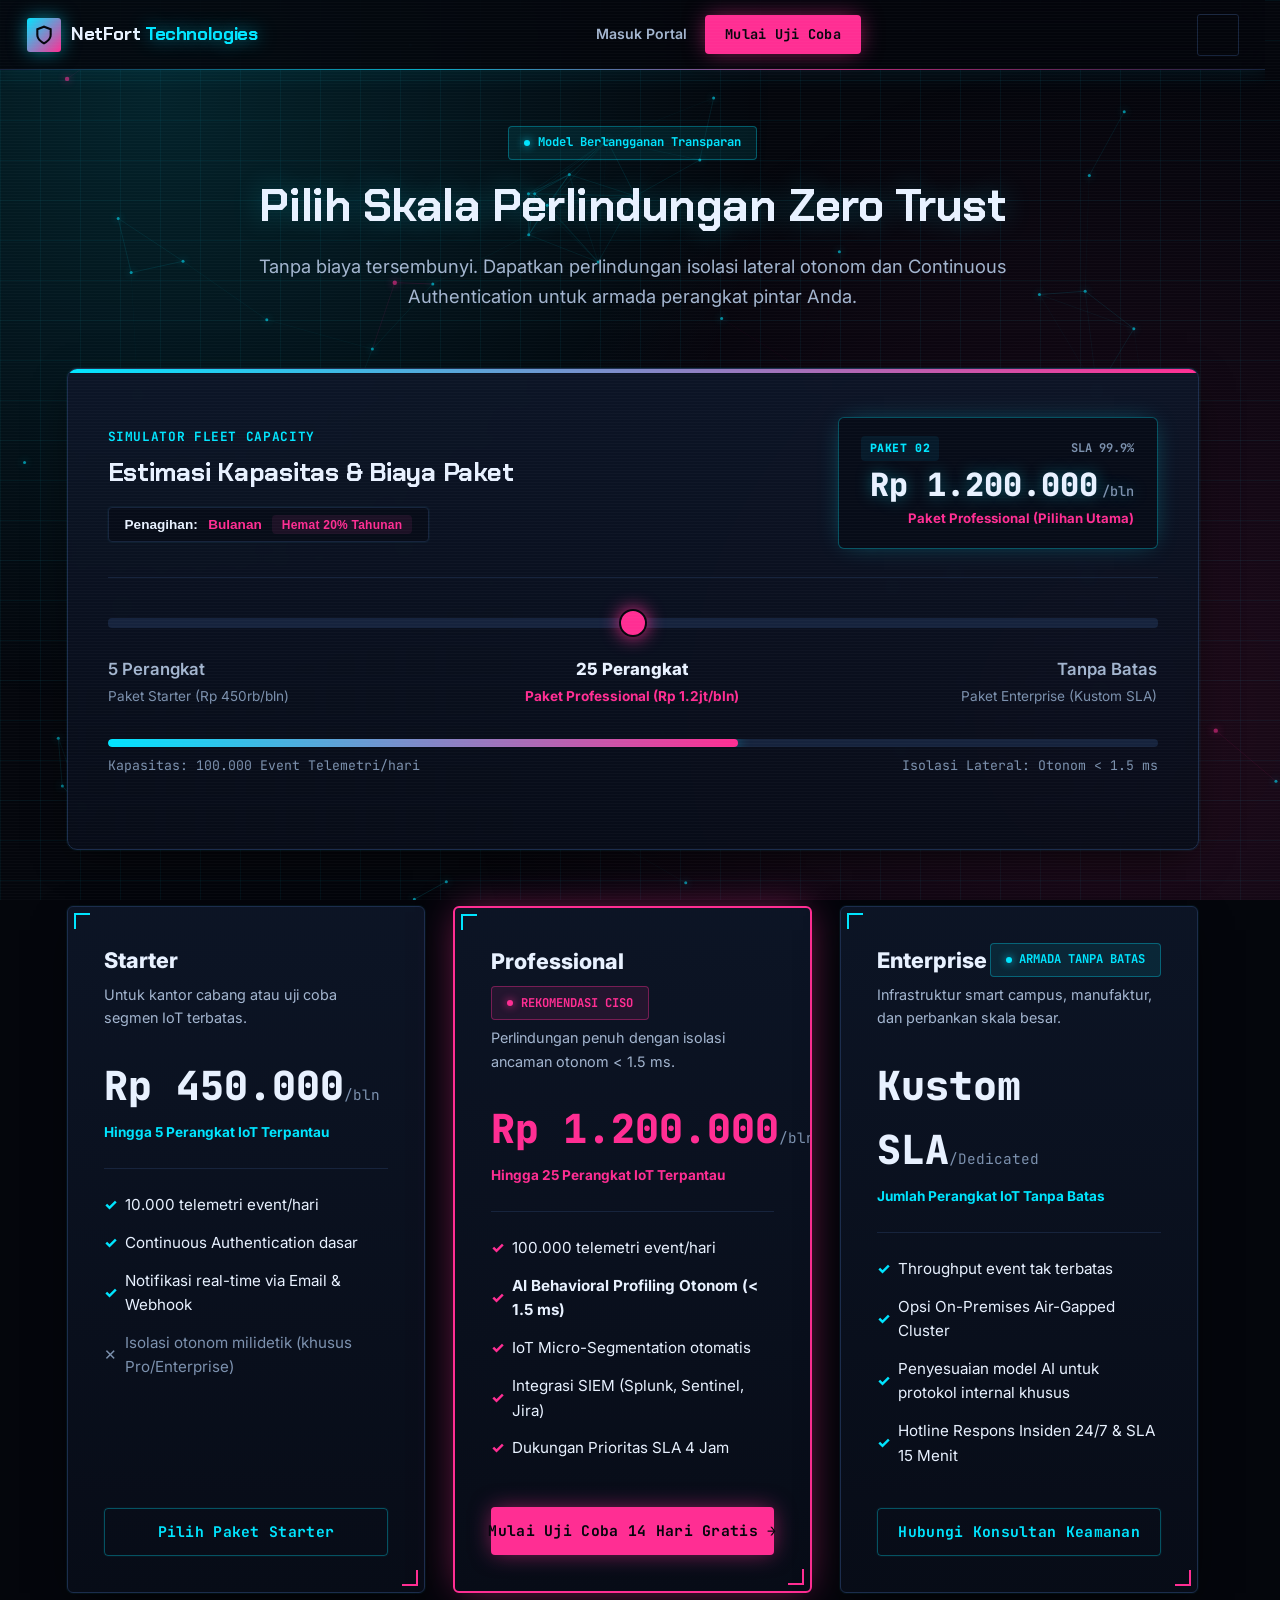
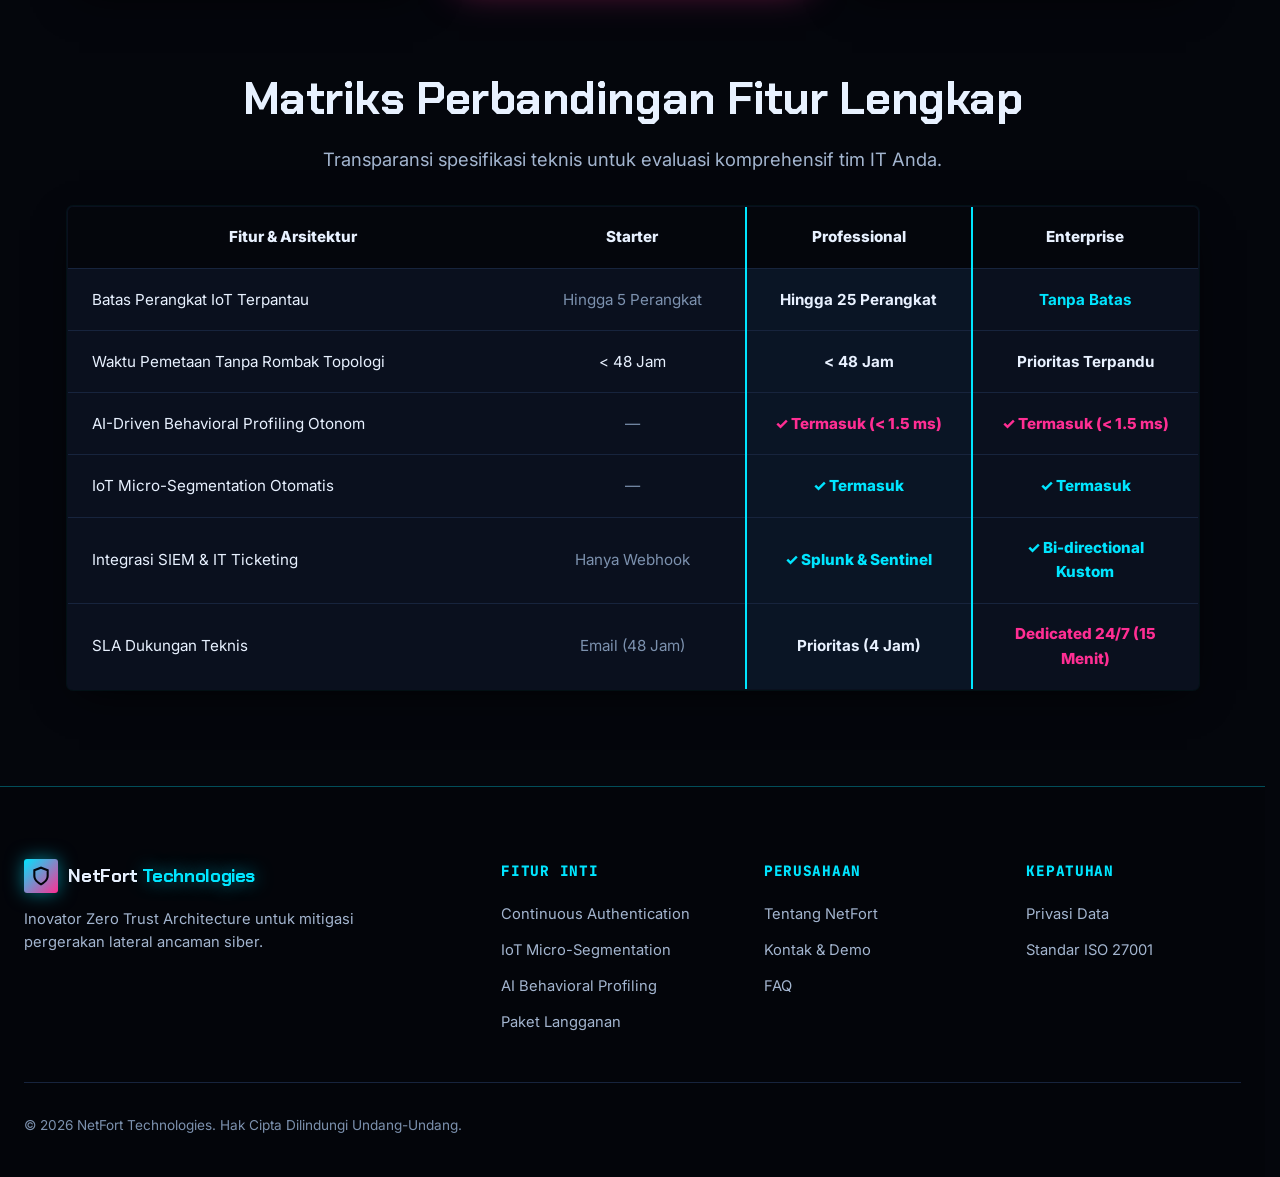
<file: pricing.html>
<!DOCTYPE html>
<html lang="id">
<head>
  <meta charset="UTF-8" />
  <meta name="viewport" content="width=device-width, initial-scale=1.0" />
  <title>Paket & Harga Langganan — NetFort Technologies</title>
  <meta name="description" content="Paket berlangganan NetFort Zero Trust transparan dan fleksibel. Dukungan isolasi lateral otonom untuk skala 5 hingga ribuan perangkat IoT.">
  <link rel="stylesheet" href="styles.css" />
  <style>
    .pricing-table-clean {
      width: 100%;
      border-collapse: collapse;
      margin-top: 2rem;
      background: var(--bg-surface);
      border-radius: var(--radius-md);
      overflow: hidden;
      border: 1px solid var(--border-card);
      box-shadow: var(--shadow-card);
    }
    .pricing-table-clean th, .pricing-table-clean td {
      padding: 1.15rem 1.5rem;
      border-bottom: 1px solid var(--border-subtle);
      font-size: 0.95rem;
    }
    .pricing-table-clean th {
      background: var(--bg-canvas);
      color: var(--text-main);
      font-weight: 800;
    }
    .pricing-table-clean tr:hover td {
      background: rgba(5, 147, 198, 0.03);
    }
    .pricing-table-clean tr:last-child td {
      border-bottom: none;
    }
    .col-highlight {
      background: rgba(5, 147, 198, 0.04);
      border-left: 2px solid var(--sky-blue);
      border-right: 2px solid var(--sky-blue);
    }
  </style>
  <script src="cyber.js" defer></script>
</head>
<body>

  <!-- Navbar Presisi Tetap -->
  <header class="site-nav">
    <div class="nav-container">
      <a href="index.html" class="brand-logo">
        <div class="brand-icon">
          <svg width="20" height="20" viewBox="0 0 24 24" fill="none" stroke="currentColor" stroke-width="2.5"><path d="M12 22s8-4 8-10V5l-8-3-8 3v7c0 6 8 10 8 10z"/></svg>
        </div>
        <span>NetFort <span class="highlight-sky">Technologies</span></span>
      </a>

      <ul class="nav-links">
        <li><a href="index.html">Beranda</a></li>
        <li><a href="about.html">Tentang Kami</a></li>
        <li><a href="features.html">Fitur & Teknologi</a></li>
        <li><a href="pricing.html" class="active">Paket & Harga</a></li>
        <li><a href="faq.html">FAQ</a></li>
        <li><a href="contact.html">Kontak & Demo</a></li>
        <li><a href="dokumen.html">Dokumen</a></li>
      </ul>

      <div class="nav-actions">
        <a href="portal.html" class="nav-signin-link">Masuk Portal</a>
        <a href="pricing.html" class="btn btn-primary" style="padding: 0.5rem 1.2rem; font-size: 0.85rem;">Mulai Uji Coba</a>
      </div>
    </div>
  </header>

  <main class="main-wrapper">
    <div class="section-header">
      <div class="pill-badge">Model Berlangganan Transparan</div>
      <h1>Pilih Skala Perlindungan Zero Trust</h1>
      <p>Tanpa biaya tersembunyi. Dapatkan perlindungan isolasi lateral otonom dan Continuous Authentication untuk armada perangkat pintar Anda.</p>
    </div>

    <!-- Slider Estimasi 3 Step Pas & Geometri Terkunci -->
    <div class="slider-card" style="margin-top: 1rem; margin-bottom: 3.5rem;">
      <div class="slider-header-grid">
        <div class="slider-header-info">
          <span style="font-size:0.8rem; font-weight:700; color:var(--sky-blue); text-transform:uppercase; letter-spacing:0.05em; font-family:var(--font-mono);">SIMULATOR FLEET CAPACITY</span>
          <h2 style="font-size:1.6rem; color:var(--text-main); margin-top:0.25rem;">Estimasi Kapasitas & Biaya Paket</h2>
          <div class="slider-toggle-wrap">
            <button id="billingBtn" class="billing-pill-btn" onclick="toggleBillingPaket()">
              Penagihan: <strong id="billingModeTxt" style="color:var(--hot-pink);">Bulanan</strong>
              <span class="discount-badge">Hemat 20% Tahunan</span>
            </button>
          </div>
        </div>

        <!-- Kotak Harga Terkunci (Fixed Geometry Box) -->
        <div class="slider-fixed-price-card">
          <div class="price-tier-meta">
            <span class="tier-chip" id="pricingChipBadge">PAKET 02</span>
            <span class="sla-chip" id="pricingSlaBadge">SLA 99.9%</span>
          </div>
          <div class="price-value-container" id="pricingPriceDisplay">
            Rp&nbsp;1.200.000<span class="price-period">/bln</span>
          </div>
          <div class="price-label-desc" id="pricingTierTag">
            Paket Professional (Pilihan Utama)
          </div>
        </div>
      </div>

      <!-- Range Slider 3 Step: 0, 1, 2 -->
      <div class="slider-wrapper-3">
        <input type="range" min="0" max="2" step="1" value="1" class="step-range-input-3" id="pricingPageSlider" oninput="onStepPricingBerubah(this.value)" />

        <div class="slider-3-labels">
          <div class="slider-3-item align-left" id="pStep0" onclick="pilihStepPricing(0)">
            <span class="step-title-3">5 Perangkat</span>
            <span class="step-sub-3">Paket Starter (Rp 450rb/bln)</span>
          </div>
          <div class="slider-3-item align-center active" id="pStep1" onclick="pilihStepPricing(1)">
            <span class="step-title-3">25 Perangkat</span>
            <span class="step-sub-3">Paket Professional (Rp 1.2jt/bln)</span>
          </div>
          <div class="slider-3-item align-right" id="pStep2" onclick="pilihStepPricing(2)">
            <span class="step-title-3">Tanpa Batas</span>
            <span class="step-sub-3">Paket Enterprise (Kustom SLA)</span>
          </div>
        </div>

        <div class="capacity-track">
          <div class="capacity-bar" id="pricingCapacityBar" style="width: 60%;"></div>
        </div>
        <div style="display:flex; justify-content:space-between; font-size:0.825rem; color:var(--text-dim); font-family:var(--font-mono); margin-top:0.4rem;">
          <span id="pThroughput">Kapasitas: 100.000 Event Telemetri/hari</span>
          <span id="pContainment">Isolasi Lateral: Otonom &lt; 1.5 ms</span>
        </div>
      </div>
    </div>

    <!-- Grid 3 Paket Utama (Tersinkronisasi Otomatis) -->
    <div style="display:grid; grid-template-columns: repeat(auto-fit, minmax(320px, 1fr)); gap:1.75rem; align-items:stretch;">
      
      <!-- Starter Card (Step 0) -->
      <div class="bento-card" id="cardTier0" style="display:flex; flex-direction:column; justify-content:space-between; cursor:pointer;" onclick="pilihStepPricing(0)">
        <div>
          <div style="font-size:1.35rem; font-weight:800; color:var(--text-main);">Starter</div>
          <p style="font-size:0.9rem; color:var(--text-muted); margin:0.35rem 0 1.5rem;">Untuk kantor cabang atau uji coba segmen IoT terbatas.</p>

          <div style="border-bottom:1px solid var(--border-subtle); padding-bottom:1.5rem; margin-bottom:1.5rem;">
            <div id="cardStarterPrice" style="font-size:2.5rem; font-weight:900; font-family:var(--font-mono); color:var(--text-main);">
              Rp&nbsp;450.000<span style="font-size:0.9rem; color:var(--text-dim); font-weight:400;">/bln</span>
            </div>
            <div style="font-size:0.85rem; color:var(--sky-blue); font-weight:700; margin-top:0.25rem;">Hingga 5 Perangkat IoT Terpantau</div>
          </div>

          <ul style="list-style:none; display:flex; flex-direction:column; gap:0.85rem; font-size:0.95rem; color:var(--text-main);">
            <li style="display:flex; gap:0.5rem; align-items:center;">
              <span style="color:var(--sky-blue); font-weight:800;">✓</span> 10.000 telemetri event/hari
            </li>
            <li style="display:flex; gap:0.5rem; align-items:center;">
              <span style="color:var(--sky-blue); font-weight:800;">✓</span> Continuous Authentication dasar
            </li>
            <li style="display:flex; gap:0.5rem; align-items:center;">
              <span style="color:var(--sky-blue); font-weight:800;">✓</span> Notifikasi real-time via Email & Webhook
            </li>
            <li style="display:flex; gap:0.5rem; align-items:center; color:var(--text-dim);">
              <span>✕</span> Isolasi otonom milidetik (khusus Pro/Enterprise)
            </li>
          </ul>
        </div>

        <a href="contact.html?plan=starter" class="btn btn-outline" style="width:100%; margin-top:2.5rem;">
          Pilih Paket Starter
        </a>
      </div>

      <!-- Professional Card (Step 1 - Highlight) -->
      <div class="bento-card card-highlighted" id="cardTier1" style="display:flex; flex-direction:column; justify-content:space-between; cursor:pointer;" onclick="pilihStepPricing(1)">
        <div>
          <div style="display:flex; flex-wrap:wrap; gap:0.5rem; justify-content:space-between; align-items:center;">
            <div style="font-size:1.35rem; font-weight:800; color:var(--text-main);">Professional</div>
            <span class="pill-badge pill-badge-pink" style="margin:0;">REKOMENDASI CISO</span>
          </div>
          <p style="font-size:0.9rem; color:var(--text-muted); margin:0.35rem 0 1.5rem;">Perlindungan penuh dengan isolasi ancaman otonom &lt; 1.5 ms.</p>

          <div style="border-bottom:1px solid var(--border-subtle); padding-bottom:1.5rem; margin-bottom:1.5rem;">
            <div id="cardProPrice" style="font-size:2.5rem; font-weight:900; font-family:var(--font-mono); color:var(--hot-pink);">
              Rp&nbsp;1.200.000<span style="font-size:0.9rem; color:var(--text-dim); font-weight:400;">/bln</span>
            </div>
            <div style="font-size:0.85rem; color:var(--hot-pink); font-weight:700; margin-top:0.25rem;">Hingga 25 Perangkat IoT Terpantau</div>
          </div>

          <ul style="list-style:none; display:flex; flex-direction:column; gap:0.85rem; font-size:0.95rem; color:var(--text-main);">
            <li style="display:flex; gap:0.5rem; align-items:center;">
              <span style="color:var(--hot-pink); font-weight:800;">✓</span> 100.000 telemetri event/hari
            </li>
            <li style="display:flex; gap:0.5rem; align-items:center;">
              <span style="color:var(--hot-pink); font-weight:800;">✓</span> <strong>AI Behavioral Profiling Otonom (&lt; 1.5 ms)</strong>
            </li>
            <li style="display:flex; gap:0.5rem; align-items:center;">
              <span style="color:var(--hot-pink); font-weight:800;">✓</span> IoT Micro-Segmentation otomatis
            </li>
            <li style="display:flex; gap:0.5rem; align-items:center;">
              <span style="color:var(--hot-pink); font-weight:800;">✓</span> Integrasi SIEM (Splunk, Sentinel, Jira)
            </li>
            <li style="display:flex; gap:0.5rem; align-items:center;">
              <span style="color:var(--hot-pink); font-weight:800;">✓</span> Dukungan Prioritas SLA 4 Jam
            </li>
          </ul>
        </div>

        <a href="contact.html?plan=professional" class="btn btn-primary" style="width:100%; margin-top:2.5rem;">
          Mulai Uji Coba 14 Hari Gratis →
        </a>
      </div>

      <!-- Enterprise Card (Step 2) -->
      <div class="bento-card" id="cardTier2" style="display:flex; flex-direction:column; justify-content:space-between; cursor:pointer;" onclick="pilihStepPricing(2)">
        <div>
          <div style="display:flex; justify-content:space-between; align-items:center;">
            <div style="font-size:1.35rem; font-weight:800; color:var(--text-main);">Enterprise</div>
            <span class="pill-badge" style="margin:0; background:var(--sky-subtle); color:var(--sky-blue); border-color:var(--sky-border);">ARMADA TANPA BATAS</span>
          </div>
          <p style="font-size:0.9rem; color:var(--text-muted); margin:0.35rem 0 1.5rem;">Infrastruktur smart campus, manufaktur, dan perbankan skala besar.</p>

          <div style="border-bottom:1px solid var(--border-subtle); padding-bottom:1.5rem; margin-bottom:1.5rem;">
            <div id="cardEnterprisePrice" style="font-size:2.5rem; font-weight:900; font-family:var(--font-mono); color:var(--text-main);">
              Kustom SLA<span style="font-size:0.9rem; color:var(--text-dim); font-weight:400;">/Dedicated</span>
            </div>
            <div style="font-size:0.85rem; color:var(--sky-blue); font-weight:700; margin-top:0.25rem;">Jumlah Perangkat IoT Tanpa Batas</div>
          </div>

          <ul style="list-style:none; display:flex; flex-direction:column; gap:0.85rem; font-size:0.95rem; color:var(--text-main);">
            <li style="display:flex; gap:0.5rem; align-items:center;">
              <span style="color:var(--sky-blue); font-weight:800;">✓</span> Throughput event tak terbatas
            </li>
            <li style="display:flex; gap:0.5rem; align-items:center;">
              <span style="color:var(--sky-blue); font-weight:800;">✓</span> Opsi On-Premises Air-Gapped Cluster
            </li>
            <li style="display:flex; gap:0.5rem; align-items:center;">
              <span style="color:var(--sky-blue); font-weight:800;">✓</span> Penyesuaian model AI untuk protokol internal khusus
            </li>
            <li style="display:flex; gap:0.5rem; align-items:center;">
              <span style="color:var(--sky-blue); font-weight:800;">✓</span> Hotline Respons Insiden 24/7 & SLA 15 Menit
            </li>
          </ul>
        </div>

        <a href="contact.html?plan=enterprise" class="btn btn-outline" style="width:100%; margin-top:2.5rem;">
          Hubungi Konsultan Keamanan
        </a>
      </div>
    </div>

    <!-- Tabel Matriks Perbandingan Fitur -->
    <div class="section-header" style="margin-top: 5rem; margin-bottom: 2rem;">
      <h2>Matriks Perbandingan Fitur Lengkap</h2>
      <p>Transparansi spesifikasi teknis untuk evaluasi komprehensif tim IT Anda.</p>
    </div>

    <table class="pricing-table-clean">
      <thead>
        <tr>
          <th style="width: 40%;">Fitur & Arsitektur</th>
          <th style="width: 20%; text-align: center;">Starter</th>
          <th style="width: 20%; text-align: center;" class="col-highlight">Professional</th>
          <th style="width: 20%; text-align: center;">Enterprise</th>
        </tr>
      </thead>
      <tbody>
        <tr>
          <td>Batas Perangkat IoT Terpantau</td>
          <td style="text-align: center; color:var(--text-dim);">Hingga 5 Perangkat</td>
          <td style="text-align: center; font-weight:700; color:var(--text-main);" class="col-highlight">Hingga 25 Perangkat</td>
          <td style="text-align: center; font-weight:700; color:var(--sky-blue);">Tanpa Batas</td>
        </tr>
        <tr>
          <td>Waktu Pemetaan Tanpa Rombak Topologi</td>
          <td style="text-align: center;">&lt; 48 Jam</td>
          <td style="text-align: center; font-weight:700;" class="col-highlight">&lt; 48 Jam</td>
          <td style="text-align: center; font-weight:700;">Prioritas Terpandu</td>
        </tr>
        <tr>
          <td>AI-Driven Behavioral Profiling Otonom</td>
          <td style="text-align: center; color:var(--text-dim);">—</td>
          <td style="text-align: center; color:var(--hot-pink); font-weight:800;" class="col-highlight">✓ Termasuk (&lt; 1.5 ms)</td>
          <td style="text-align: center; color:var(--hot-pink); font-weight:800;">✓ Termasuk (&lt; 1.5 ms)</td>
        </tr>
        <tr>
          <td>IoT Micro-Segmentation Otomatis</td>
          <td style="text-align: center; color:var(--text-dim);">—</td>
          <td style="text-align: center; color:var(--sky-blue); font-weight:800;" class="col-highlight">✓ Termasuk</td>
          <td style="text-align: center; color:var(--sky-blue); font-weight:800;">✓ Termasuk</td>
        </tr>
        <tr>
          <td>Integrasi SIEM & IT Ticketing</td>
          <td style="text-align: center; color:var(--text-dim);">Hanya Webhook</td>
          <td style="text-align: center; color:var(--sky-blue); font-weight:800;" class="col-highlight">✓ Splunk & Sentinel</td>
          <td style="text-align: center; color:var(--sky-blue); font-weight:800;">✓ Bi-directional Kustom</td>
        </tr>
        <tr>
          <td>SLA Dukungan Teknis</td>
          <td style="text-align: center; color:var(--text-dim);">Email (48 Jam)</td>
          <td style="text-align: center; font-weight:700;" class="col-highlight">Prioritas (4 Jam)</td>
          <td style="text-align: center; font-weight:800; color:var(--hot-pink);">Dedicated 24/7 (15 Menit)</td>
        </tr>
      </tbody>
    </table>
  </main>

  <!-- Footer Resmi -->
  <footer class="site-footer">
    <div class="footer-inner">
      <div class="footer-brand">
        <a href="index.html" class="brand-logo">
          <div class="brand-icon">
            <svg width="20" height="20" viewBox="0 0 24 24" fill="none" stroke="currentColor" stroke-width="2.5"><path d="M12 22s8-4 8-10V5l-8-3-8 3v7c0 6 8 10 8 10z"/></svg>
          </div>
          <span>NetFort <span class="highlight-sky">Technologies</span></span>
        </a>
        <p>Inovator Zero Trust Architecture untuk mitigasi pergerakan lateral ancaman siber.</p>
      </div>

      <div class="footer-col">
        <h5>Fitur Inti</h5>
        <ul>
          <li><a href="features.html">Continuous Authentication</a></li>
          <li><a href="features.html">IoT Micro-Segmentation</a></li>
          <li><a href="features.html">AI Behavioral Profiling</a></li>
          <li><a href="pricing.html">Paket Langganan</a></li>
        </ul>
      </div>

      <div class="footer-col">
        <h5>Perusahaan</h5>
        <ul>
          <li><a href="about.html">Tentang NetFort</a></li>
          <li><a href="contact.html">Kontak & Demo</a></li>
          <li><a href="faq.html">FAQ</a></li>
        </ul>
      </div>

      <div class="footer-col">
        <h5>Kepatuhan</h5>
        <ul>
          <li><a href="#">Privasi Data</a></li>
          <li><a href="#">Standar ISO 27001</a></li>
        </ul>
      </div>
    </div>

    <div class="footer-bottom">
      <div>&copy; 2026 NetFort Technologies. Hak Cipta Dilindungi Undang-Undang.</div>
    </div>
  </footer>

  <script>
    const paketHarga = [
      {
        nama: "Paket Starter (5 Perangkat)",
        chip: "PAKET 01",
        sla: "SLA 99.5%",
        hargaBulan: "Rp 450.000",
        hargaTahun: "Rp 360.000",
        suffixBulan: "/bln",
        telemetri: "10.000 Event Telemetri/hari",
        isolasi: "Alert Cepat & Panduan Isolasi",
        barPct: 20
      },
      {
        nama: "Paket Professional (Pilihan Utama)",
        chip: "PAKET 02",
        sla: "SLA 99.9%",
        hargaBulan: "Rp 1.200.000",
        hargaTahun: "Rp 960.000",
        suffixBulan: "/bln",
        telemetri: "100.000 Event Telemetri/hari",
        isolasi: "Otonom Penuh < 1.5 ms",
        barPct: 60
      },
      {
        nama: "Paket Enterprise (Armada Tanpa Batas)",
        chip: "ENTERPRISE",
        sla: "SLA Dedicated 99.99%",
        hargaBulan: "Kustom SLA",
        hargaTahun: "Kustom SLA",
        suffixBulan: "/Dedicated",
        telemetri: "Throughput Tak Terbatas",
        isolasi: "SLA Dedicated & Air-Gapped",
        barPct: 100
      }
    ];

    let pStepAktif = 1;
    let pIsTahunan = false;

    function pilihStepPricing(idx) {
      document.getElementById('pricingPageSlider').value = idx;
      onStepPricingBerubah(idx);
    }

    function onStepPricingBerubah(val) {
      pStepAktif = parseInt(val);
      const data = paketHarga[pStepAktif];

      for (let i = 0; i <= 2; i++) {
        const item = document.getElementById('pStep' + i);
        const card = document.getElementById('cardTier' + i);
        if (item) {
          if (i === pStepAktif) item.classList.add('active');
          else item.classList.remove('active');
        }
        if (card) {
          if (i === pStepAktif) card.classList.add('card-highlighted');
          else card.classList.remove('card-highlighted');
        }
      }

      const harga = pIsTahunan ? data.hargaTahun : data.hargaBulan;
      document.getElementById('pricingChipBadge').textContent = data.chip;
      document.getElementById('pricingSlaBadge').textContent = data.sla;
      document.getElementById('pricingPriceDisplay').innerHTML = `${harga}<span class="price-period">${data.suffixBulan}</span>`;
      document.getElementById('pricingTierTag').textContent = data.nama;
      document.getElementById('pricingCapacityBar').style.width = data.barPct + "%";
      document.getElementById('pThroughput').textContent = "Kapasitas: " + data.telemetri;
      document.getElementById('pContainment').innerHTML = "Isolasi Lateral: " + data.isolasi;
    }

    function toggleBillingPaket() {
      pIsTahunan = !pIsTahunan;
      const mode = document.getElementById('billingModeTxt');
      const cardStarter = document.getElementById('cardStarterPrice');
      const cardPro = document.getElementById('cardProPrice');

      if (pIsTahunan) {
        mode.textContent = "Tahunan (-20% Aktif)";
        cardStarter.innerHTML = 'Rp 360.000<span style="font-size:0.9rem; color:var(--text-dim); font-weight:400;">/bln</span>';
        cardPro.innerHTML = 'Rp 960.000<span style="font-size:0.9rem; color:var(--text-dim); font-weight:400;">/bln</span>';
      } else {
        mode.textContent = "Bulanan";
        cardStarter.innerHTML = 'Rp&nbsp;450.000<span style="font-size:0.9rem; color:var(--text-dim); font-weight:400;">/bln</span>';
        cardPro.innerHTML = 'Rp&nbsp;1.200.000<span style="font-size:0.9rem; color:var(--text-dim); font-weight:400;">/bln</span>';
      }
      onStepPricingBerubah(pStepAktif);
    }
  </script>

</body>
</html>
</file>
<file: styles.css>
@import url("https://fonts.googleapis.com/css2?family=Chakra+Petch:wght@500;600;700&family=Inter:wght@400;500;600;700;800&family=JetBrains+Mono:wght@400;600;700&display=swap");
/* ==========================================================================
   NetFort Technologies — Light Mode Precision Design System
   Palet Resmi: Sky Blue (#0593C6), White (#FCFFFF), Hot Pink (#D83995)
   Gaya: Modern B2B Tactile, High-Tech Editorial, Crisp & Clean
   ========================================================================== */

:root {
  --bg-canvas: #fcffff;
  --bg-surface: #ffffff;
  --bg-subtle: #f0f9fc;
  --bg-card: #ffffff;
  
  --text-main: #0c1524;
  --text-muted: #475569;
  --text-dim: #64748b;

  /* Palet Warna Resmi User */
  --sky-blue: #0593c6;
  --sky-blue-hover: #037ba6;
  --sky-subtle: rgba(5, 147, 198, 0.08);
  --sky-border: rgba(5, 147, 198, 0.2);

  --hot-pink: #d83995;
  --hot-pink-hover: #b82b7b;
  --pink-subtle: rgba(216, 57, 149, 0.08);
  --pink-border: rgba(216, 57, 149, 0.25);

  --pure-white: #ffffff;
  --canvas-white: #fcffff;

  --border-subtle: #e2e8f0;
  --border-card: #e5edf5;
  --border-focus: #0593c6;

  --shadow-sm: 0 1px 3px rgba(12, 21, 36, 0.04);
  --shadow-card: 0 10px 30px -5px rgba(5, 147, 198, 0.08), 0 2px 8px -2px rgba(12, 21, 36, 0.04);
  --shadow-hover: 0 20px 40px -10px rgba(5, 147, 198, 0.16), 0 4px 12px -2px rgba(12, 21, 36, 0.06);
  --shadow-pink: 0 8px 24px -4px rgba(216, 57, 149, 0.35);

  --radius-sm: 8px;
  --radius-md: 14px;
  --radius-lg: 22px;
  --radius-full: 9999px;

  --font-family: -apple-system, BlinkMacSystemFont, "SF Pro Display", "Inter", "Segoe UI", Roboto, Helvetica, Arial, sans-serif;
  --font-mono: ui-monospace, SFMono-Regular, "JetBrains Mono", Menlo, Consolas, monospace;
}

/* Stabilitas Scrollbar untuk mencegah pergeseran layout */
html {
  scrollbar-gutter: stable;
  scroll-behavior: smooth;
}

* {
  box-sizing: border-box;
  margin: 0;
  padding: 0;
}

body {
  font-family: var(--font-family);
  background-color: var(--bg-canvas);
  color: var(--text-main);
  line-height: 1.6;
  overflow-x: hidden;
  -webkit-font-smoothing: antialiased;
}

/* Pola Grid Halus Light Mode Berkarakter Brand */
body::before {
  content: "";
  position: fixed;
  top: 0; left: 0; width: 100%; height: 100%;
  background-image: 
    radial-gradient(circle at 10% 15%, rgba(5, 147, 198, 0.07) 0%, transparent 45%),
    radial-gradient(circle at 90% 75%, rgba(216, 57, 149, 0.05) 0%, transparent 50%),
    linear-gradient(rgba(5, 147, 198, 0.04) 1px, transparent 1px),
    linear-gradient(90deg, rgba(5, 147, 198, 0.04) 1px, transparent 1px);
  background-size: 100% 100%, 100% 100%, 36px 36px, 36px 36px;
  pointer-events: none;
  z-index: -1;
}

/* ================= 100% NAVBAR TERKUNCI & ANTI-LAYOUT SHIFT ================= */
.site-nav {
  position: sticky;
  top: 0;
  z-index: 1000;
  background: rgba(252, 255, 255, 0.96);
  backdrop-filter: blur(20px);
  -webkit-backdrop-filter: blur(20px);
  border-bottom: 1px solid var(--border-subtle);
  height: 70px;
  min-height: 70px;
  max-height: 70px;
  display: flex;
  align-items: center;
  box-sizing: border-box;
  white-space: nowrap !important;
}

.nav-container {
  width: 100%;
  max-width: 1260px;
  margin: 0 auto;
  padding: 0 1.5rem;
  display: flex;
  justify-content: space-between;
  align-items: center;
  gap: 1.25rem;
  height: 100%;
  box-sizing: border-box;
  white-space: nowrap !important;
}

.brand-logo {
  display: inline-flex;
  align-items: center;
  gap: 0.65rem;
  text-decoration: none;
  font-weight: 800;
  font-size: 1.15rem;
  color: var(--text-main);
  letter-spacing: -0.02em;
  white-space: nowrap !important;
  flex-shrink: 0;
}

.brand-icon {
  width: 34px;
  height: 34px;
  background: linear-gradient(135deg, var(--sky-blue), var(--hot-pink));
  border-radius: var(--radius-sm);
  display: flex;
  align-items: center;
  justify-content: center;
  color: #ffffff;
  box-shadow: 0 4px 12px rgba(5, 147, 198, 0.25);
  flex-shrink: 0;
}

.nav-links {
  display: flex;
  align-items: center;
  justify-content: center;
  gap: 1.25rem;
  list-style: none;
  flex: 1 1 auto;
  margin: 0;
  padding: 0;
  white-space: nowrap !important;
}

.nav-links li {
  white-space: nowrap !important;
  flex-shrink: 0 !important;
  display: flex;
  align-items: center;
  margin: 0;
  padding: 0;
}

/* Font weight dibuat 600 SAMA PERSIS antara aktif dan non-aktif */
.nav-links a {
  text-decoration: none;
  color: var(--text-muted);
  font-size: 0.88rem;
  font-weight: 600 !important;
  transition: color 0.15s ease;
  padding: 0.45rem 0.2rem;
  white-space: nowrap !important;
  position: relative;
  display: inline-block;
  line-height: 1.2;
}

/* Indikator aktif pseudo-element absolut agar TIDAK mengubah layout */
.nav-links a::after {
  content: "";
  position: absolute;
  bottom: -4px;
  left: 0;
  width: 0;
  height: 2.5px;
  background: var(--hot-pink);
  border-radius: 2px;
  transition: width 0.2s ease;
}

.nav-links a:hover {
  color: var(--sky-blue);
}

.nav-links a.active {
  color: var(--sky-blue);
  font-weight: 600 !important;
}

.nav-links a.active::after,
.nav-links a:hover::after {
  width: 100%;
}

.nav-actions {
  display: inline-flex;
  align-items: center;
  justify-content: flex-end;
  gap: 0.9rem;
  white-space: nowrap !important;
  flex-shrink: 0;
}

.nav-signin-link {
  color: var(--text-muted);
  text-decoration: none;
  font-size: 0.88rem;
  font-weight: 600 !important;
  transition: color 0.15s;
  padding: 0.4rem 0.2rem;
  white-space: nowrap !important;
}

.nav-signin-link:hover,
.nav-signin-link.active {
  color: var(--sky-blue);
}

/* ================= Tombol & Badge Interaktif ================= */
.btn {
  display: inline-flex;
  align-items: center;
  justify-content: center;
  gap: 0.5rem;
  padding: 0.7rem 1.45rem;
  border-radius: var(--radius-full);
  font-size: 0.92rem;
  font-weight: 700;
  text-decoration: none;
  cursor: pointer;
  transition: all 0.2s cubic-bezier(0.16, 1, 0.3, 1);
  border: 1px solid transparent;
  white-space: nowrap;
}

.btn-primary {
  background: var(--hot-pink);
  color: #ffffff;
  box-shadow: var(--shadow-pink);
}

.btn-primary:hover {
  background: var(--hot-pink-hover);
  transform: translateY(-2px);
  box-shadow: 0 10px 28px -4px rgba(216, 57, 149, 0.45);
}

.btn-sky {
  background: var(--sky-blue);
  color: #ffffff;
  box-shadow: 0 6px 20px -3px rgba(5, 147, 198, 0.35);
}

.btn-sky:hover {
  background: var(--sky-blue-hover);
  transform: translateY(-2px);
}

.btn-outline {
  background: #ffffff;
  color: var(--text-main);
  border-color: var(--border-subtle);
  box-shadow: var(--shadow-sm);
}

.btn-outline:hover {
  background: var(--bg-subtle);
  border-color: var(--sky-blue);
  color: var(--sky-blue);
}

.pill-badge {
  display: inline-flex;
  align-items: center;
  gap: 0.45rem;
  padding: 0.4rem 0.95rem;
  border-radius: var(--radius-full);
  font-size: 0.825rem;
  font-weight: 700;
  background: var(--sky-subtle);
  color: var(--sky-blue);
  border: 1px solid var(--sky-border);
  margin-bottom: 1.25rem;
}

.pill-badge-pink {
  background: var(--pink-subtle);
  color: var(--hot-pink);
  border-color: var(--pink-border);
}

/* ================= Penguatan Brand Identity: Hero Architecture Showcase ================= */
.brand-hero-graphic {
  background: linear-gradient(135deg, rgba(255, 255, 255, 0.9), rgba(240, 249, 252, 0.8));
  border: 2px solid var(--sky-border);
  border-radius: var(--radius-lg);
  padding: 2.25rem;
  margin: 3.5rem auto 1.5rem;
  box-shadow: 0 20px 50px -10px rgba(5, 147, 198, 0.15);
  position: relative;
  overflow: hidden;
}

.brand-hero-graphic::before {
  content: "";
  position: absolute;
  top: 0; left: 0; right: 0; height: 3px;
  background: linear-gradient(90deg, var(--sky-blue), var(--hot-pink));
}

.trust-badges-strip {
  display: flex;
  justify-content: center;
  align-items: center;
  gap: 2.5rem;
  flex-wrap: wrap;
  padding: 1.5rem 0 3.5rem;
  border-bottom: 1px solid var(--border-subtle);
  margin-bottom: 4rem;
}

.trust-badge-item {
  display: flex;
  align-items: center;
  gap: 0.5rem;
  font-size: 0.85rem;
  font-weight: 700;
  color: var(--text-muted);
}

.trust-badge-item svg {
  color: var(--sky-blue);
}

/* ================= Kontainer & Tipografi ================= */
.main-wrapper {
  max-width: 1180px;
  margin: 0 auto;
  padding: 3.5rem 1.5rem 6rem;
}

.section-header {
  text-align: center;
  max-width: 800px;
  margin: 0 auto 3.5rem;
}

.section-header h1,
.section-header h2 {
  font-size: 2.85rem;
  font-weight: 800;
  letter-spacing: -0.03em;
  color: var(--text-main);
  line-height: 1.15;
  margin-bottom: 1.15rem;
}

.section-header p {
  font-size: 1.15rem;
  color: var(--text-muted);
  line-height: 1.65;
}

.highlight-sky {
  color: var(--sky-blue);
}

.highlight-pink {
  color: var(--hot-pink);
}

/* ================= Hero Box ================= */
.hero-box {
  text-align: center;
  padding: 3.5rem 1rem 2rem;
  max-width: 920px;
  margin: 0 auto;
}

.hero-box h1 {
  font-size: 3.9rem;
  font-weight: 900;
  letter-spacing: -0.04em;
  line-height: 1.12;
  margin-bottom: 1.5rem;
  color: var(--text-main);
}

.hero-box p {
  font-size: 1.25rem;
  color: var(--text-muted);
  max-width: 740px;
  margin: 0 auto 2.5rem;
  line-height: 1.65;
}

.hero-actions {
  display: flex;
  justify-content: center;
  gap: 1rem;
  flex-wrap: wrap;
}

/* ================= Kartu & Bento Grid Light Mode ================= */
.bento-grid {
  display: grid;
  grid-template-columns: repeat(12, 1fr);
  gap: 1.5rem;
  margin: 3.5rem 0;
}

.bento-card {
  background: var(--bg-surface);
  border: 1px solid var(--border-card);
  border-radius: var(--radius-md);
  padding: 2.25rem;
  box-shadow: var(--shadow-card);
  transition: all 0.25s cubic-bezier(0.16, 1, 0.3, 1);
  position: relative;
  overflow: hidden;
}

.bento-card:hover {
  border-color: var(--sky-blue);
  box-shadow: var(--shadow-hover);
  transform: translateY(-3px);
}

.bento-card.card-highlighted {
  border: 2px solid var(--hot-pink) !important;
  box-shadow: 0 12px 36px -4px rgba(216, 57, 149, 0.18) !important;
}

.bento-col-4 { grid-column: span 4; }
.bento-col-6 { grid-column: span 6; }
.bento-col-8 { grid-column: span 8; }
.bento-col-12 { grid-column: span 12; }

.bento-card h3 {
  font-size: 1.35rem;
  font-weight: 800;
  margin-bottom: 0.65rem;
  color: var(--text-main);
}

.bento-card p {
  color: var(--text-muted);
  font-size: 0.98rem;
  line-height: 1.65;
}

.bento-icon-box {
  width: 48px;
  height: 48px;
  border-radius: var(--radius-sm);
  background: var(--sky-subtle);
  color: var(--sky-blue);
  display: flex;
  align-items: center;
  justify-content: center;
  margin-bottom: 1.25rem;
}

.bento-icon-box.pink {
  background: var(--pink-subtle);
  color: var(--hot-pink);
}

/* ================= Simulasi Serangan Sensor IoT Otonom ================= */
.simulator-box {
  background: var(--bg-surface);
  border: 1px solid var(--border-card);
  border-radius: var(--radius-lg);
  padding: 2.5rem;
  margin: 4rem 0;
  box-shadow: var(--shadow-card);
}

.sim-nav {
  display: flex;
  gap: 0.75rem;
  border-bottom: 1px solid var(--border-subtle);
  padding-bottom: 1.25rem;
  margin-bottom: 1.75rem;
  flex-wrap: wrap;
}

.sim-tab-btn {
  background: var(--bg-canvas);
  border: 1px solid var(--border-subtle);
  color: var(--text-muted);
  padding: 0.55rem 1.15rem;
  border-radius: var(--radius-full);
  font-size: 0.88rem;
  font-weight: 600;
  cursor: pointer;
  transition: all 0.15s ease;
}

.sim-tab-btn:hover {
  color: var(--sky-blue);
  border-color: var(--sky-blue);
}

.sim-tab-btn.active {
  background: var(--sky-blue);
  color: #ffffff;
  border-color: var(--sky-blue);
  box-shadow: 0 4px 12px rgba(5, 147, 198, 0.25);
}

.sim-layout {
  display: grid;
  grid-template-columns: 1fr 1.35fr;
  gap: 1.75rem;
}

.sim-status-card {
  background: var(--bg-canvas);
  border: 1px solid var(--border-subtle);
  border-radius: var(--radius-md);
  padding: 1.75rem;
  display: flex;
  flex-direction: column;
  justify-content: space-between;
}

.terminal-view {
  background: #0b1320;
  border: 1px solid #1e293b;
  border-radius: var(--radius-md);
  padding: 1.25rem;
  font-family: var(--font-mono);
  font-size: 0.85rem;
  height: 280px;
  overflow-y: auto;
  color: #e2e8f0;
  display: flex;
  flex-direction: column;
  gap: 0.45rem;
  box-shadow: inset 0 2px 8px rgba(0,0,0,0.4);
}

/* ================= Slider Kapasitas: Header Terkunci & Geometri Presisi ================= */
.slider-card {
  background: var(--bg-surface);
  border: 1px solid var(--border-card);
  border-radius: var(--radius-lg);
  padding: 3rem 2.5rem;
  margin: 3.5rem 0;
  box-shadow: var(--shadow-card);
  position: relative;
  overflow: hidden;
}

.slider-card::before {
  content: "";
  position: absolute;
  top: 0;
  left: 0;
  right: 0;
  height: 4px;
  background: linear-gradient(90deg, var(--sky-blue), var(--hot-pink));
}

.slider-header-grid {
  display: flex;
  justify-content: space-between;
  align-items: center;
  flex-wrap: wrap;
  gap: 1.5rem;
  border-bottom: 1px solid var(--border-subtle);
  padding-bottom: 1.75rem;
  margin-bottom: 2rem;
}

.slider-header-info {
  flex: 1;
  min-width: 280px;
}

.slider-toggle-wrap {
  margin-top: 0.85rem;
}

.billing-pill-btn {
  display: inline-flex;
  align-items: center;
  gap: 0.65rem;
  background: #ffffff;
  border: 1px solid var(--border-subtle);
  padding: 0.45rem 1rem;
  border-radius: var(--radius-full);
  font-size: 0.85rem;
  font-weight: 600;
  cursor: pointer;
  transition: all 0.2s cubic-bezier(0.16, 1, 0.3, 1);
  color: var(--text-main);
  box-shadow: var(--shadow-sm);
}

.billing-pill-btn:hover {
  border-color: var(--sky-blue);
  background: var(--bg-subtle);
  transform: translateY(-1px);
}

.discount-badge {
  background: rgba(216, 57, 149, 0.1);
  color: var(--hot-pink);
  padding: 0.15rem 0.6rem;
  border-radius: var(--radius-full);
  font-size: 0.75rem;
  font-weight: 800;
  letter-spacing: 0.02em;
}

/* Kotak Kartu Harga Tetap (Fixed Geometry Card — Anti Geser Sisi Kanan) */
.slider-fixed-price-card {
  width: 320px;
  background: #f8fafc;
  border: 1.5px solid var(--sky-border);
  border-radius: var(--radius-md);
  padding: 1.15rem 1.4rem;
  text-align: right;
  flex-shrink: 0;
  box-shadow: 0 4px 14px rgba(5, 147, 198, 0.06);
  transition: all 0.25s ease;
  box-sizing: border-box;
}

.slider-fixed-price-card:hover {
  border-color: var(--sky-blue);
  box-shadow: 0 6px 20px rgba(5, 147, 198, 0.12);
}

.price-tier-meta {
  display: flex;
  justify-content: space-between;
  align-items: center;
  margin-bottom: 0.4rem;
}

.tier-chip {
  font-size: 0.72rem;
  font-weight: 800;
  font-family: var(--font-mono);
  color: var(--sky-blue);
  background: rgba(5, 147, 198, 0.1);
  padding: 0.2rem 0.55rem;
  border-radius: 4px;
  letter-spacing: 0.05em;
  text-transform: uppercase;
}

.sla-chip {
  font-size: 0.75rem;
  font-weight: 700;
  font-family: var(--font-mono);
  color: var(--text-dim);
}

.price-value-container {
  font-size: 2rem;
  font-weight: 900;
  color: var(--text-main);
  font-family: var(--font-mono);
  line-height: 1.1;
  white-space: nowrap;
}

.price-value-container .price-period {
  font-size: 0.85rem;
  color: var(--text-dim);
  font-weight: 500;
  margin-left: 0.25rem;
}

.price-label-desc {
  font-size: 0.825rem;
  color: var(--hot-pink);
  font-weight: 700;
  margin-top: 0.35rem;
  white-space: nowrap;
  overflow: hidden;
  text-overflow: ellipsis;
}

/* Fallback kompatibilitas jika masih ada class lama */
.slider-header-flex {
  display: flex;
  justify-content: space-between;
  align-items: center;
  flex-wrap: wrap;
  gap: 1.5rem;
  border-bottom: 1px solid var(--border-subtle);
  padding-bottom: 1.75rem;
  margin-bottom: 2rem;
}

.slider-controls-right {
  display: flex;
  align-items: center;
  justify-content: flex-end;
  gap: 1.5rem;
  flex-shrink: 0;
}

.slider-price-block {
  width: 320px;
  text-align: right;
  flex-shrink: 0;
}

.slider-wrapper-3 {
  margin: 2.5rem 0 1.5rem;
  position: relative;
}

.step-range-input-3 {
  -webkit-appearance: none;
  appearance: none;
  width: 100%;
  height: 10px;
  background: #e2e8f0;
  border-radius: var(--radius-full);
  outline: none;
  cursor: pointer;
  margin-bottom: 1.25rem;
  display: block;
}

.step-range-input-3::-webkit-slider-thumb {
  -webkit-appearance: none;
  appearance: none;
  width: 28px;
  height: 28px;
  border-radius: 50%;
  background: var(--hot-pink);
  border: 3px solid #ffffff;
  box-shadow: 0 4px 14px rgba(216, 57, 149, 0.45);
  cursor: pointer;
  transition: transform 0.15s ease;
}

.step-range-input-3::-webkit-slider-thumb:hover {
  transform: scale(1.15);
}

.slider-3-labels {
  display: flex;
  justify-content: space-between;
  align-items: flex-start;
  margin-top: 0.75rem;
  width: 100%;
}

.slider-3-item {
  cursor: pointer;
  padding: 0.5rem 0.5rem;
  border-radius: var(--radius-sm);
  transition: all 0.2s ease;
  user-select: none;
}

.slider-3-item:hover {
  background: var(--sky-subtle);
}

.slider-3-item.align-left {
  text-align: left;
  padding-left: 0;
  flex: 1;
}

.slider-3-item.align-center {
  text-align: center;
  flex: 1;
}

.slider-3-item.align-right {
  text-align: right;
  padding-right: 0;
  flex: 1;
}

.slider-3-item.active .step-title-3 {
  color: var(--text-main);
  font-weight: 800;
}

.slider-3-item.active .step-sub-3 {
  color: var(--hot-pink);
  font-weight: 700;
}

.step-title-3 {
  font-size: 1.05rem;
  font-weight: 600;
  color: var(--text-muted);
  display: block;
}

.step-sub-3 {
  font-size: 0.85rem;
  color: var(--text-dim);
  display: block;
  margin-top: 0.2rem;
}

.capacity-track {
  background: #e2e8f0;
  height: 8px;
  border-radius: var(--radius-full);
  overflow: hidden;
  margin: 1.5rem 0 0.5rem;
}

.capacity-bar {
  height: 100%;
  background: linear-gradient(90deg, var(--sky-blue), var(--hot-pink));
  border-radius: var(--radius-full);
  transition: width 0.25s ease;
}

/* ================= Footer ================= */
.site-footer {
  background: #ffffff;
  border-top: 1px solid var(--border-subtle);
  padding: 4.5rem 1.5rem 2.5rem;
}

.footer-inner {
  max-width: 1260px;
  margin: 0 auto;
  display: grid;
  grid-template-columns: 2fr 1fr 1fr 1fr;
  gap: 3rem;
  padding-bottom: 3rem;
  border-bottom: 1px solid var(--border-subtle);
}

.footer-brand p {
  color: var(--text-muted);
  font-size: 0.92rem;
  margin-top: 0.85rem;
  max-width: 340px;
}

.footer-col h5 {
  font-size: 0.9rem;
  font-weight: 800;
  color: var(--text-main);
  text-transform: uppercase;
  letter-spacing: 0.05em;
  margin-bottom: 1.15rem;
}

.footer-col ul {
  list-style: none;
  display: flex;
  flex-direction: column;
  gap: 0.65rem;
}

.footer-col a {
  text-decoration: none;
  color: var(--text-muted);
  font-size: 0.92rem;
  transition: color 0.15s;
}

.footer-col a:hover {
  color: var(--sky-blue);
}

.footer-bottom {
  max-width: 1260px;
  margin: 2rem auto 0;
  display: flex;
  justify-content: space-between;
  align-items: center;
  font-size: 0.85rem;
  color: var(--text-dim);
  flex-wrap: wrap;
  gap: 1rem;
}

/* ================= Responsif & Anti Layout Shift ================= */
@media (max-width: 1180px) {
  .nav-container {
    padding: 0 1rem;
    gap: 0.75rem;
  }
  .nav-links {
    gap: 0.85rem;
  }
  .nav-links a {
    font-size: 0.83rem;
    padding: 0.4rem 0.15rem;
  }
  .brand-logo {
    font-size: 1.05rem;
  }
  .nav-actions {
    gap: 0.6rem;
  }
}

@media (max-width: 1024px) {
  .nav-links {
    gap: 0.65rem;
  }
  .nav-links a {
    font-size: 0.8rem;
  }
}

@media (max-width: 960px) {
  .nav-links {
    display: none;
  }
  .bento-col-4, .bento-col-6, .bento-col-8 {
    grid-column: span 12;
  }
  .sim-layout {
    grid-template-columns: 1fr;
  }
  .footer-inner {
    grid-template-columns: 1fr 1fr;
  }
  .slider-fixed-price-card {
    width: 100%;
    text-align: left;
  }
}

/* ================= NetFort High-Tech Brand Identity Components ================= */
/* 1. Bar Kompatibilitas & Kepatuhan Enterprise */
.trust-bar {
  display: flex;
  align-items: center;
  justify-content: space-between;
  flex-wrap: wrap;
  gap: 1.25rem;
  padding: 1.25rem 2rem;
  background: rgba(255, 255, 255, 0.85);
  backdrop-filter: blur(8px);
  border: 1px solid var(--border-subtle);
  border-radius: var(--radius-md);
  margin: 1.5rem 0 3.5rem;
  box-shadow: 0 2px 10px rgba(5, 147, 198, 0.04);
}

.trust-item {
  display: inline-flex;
  align-items: center;
  gap: 0.65rem;
  font-size: 0.825rem;
  font-weight: 700;
  color: var(--text-dim);
  font-family: var(--font-mono);
  letter-spacing: 0.02em;
  transition: color 0.2s;
}

.trust-item:hover {
  color: var(--sky-blue);
}

.trust-icon {
  width: 22px;
  height: 22px;
  display: flex;
  align-items: center;
  justify-content: center;
  color: var(--sky-blue);
}

/* 2. Hero Interactive Cyber Architecture Console */
.hero-cyber-console {
  background: #ffffff;
  border: 1.5px solid var(--border-card);
  border-radius: var(--radius-lg);
  box-shadow: 0 16px 40px -10px rgba(5, 147, 198, 0.12), 0 4px 12px rgba(12, 21, 36, 0.04);
  margin-top: 2.75rem;
  overflow: hidden;
  position: relative;
}

.console-topbar {
  background: #f8fafc;
  border-bottom: 1px solid var(--border-subtle);
  padding: 0.85rem 1.5rem;
  display: flex;
  justify-content: space-between;
  align-items: center;
  font-family: var(--font-mono);
  font-size: 0.825rem;
}

.console-dots {
  display: flex;
  gap: 6px;
}

.console-dot {
  width: 10px;
  height: 10px;
  border-radius: 50%;
}

.dot-red { background: #ef4444; }
.dot-yellow { background: #f59e0b; }
.dot-green { background: #10b981; }

.console-body {
  padding: 2rem;
  display: grid;
  grid-template-columns: 1fr 1fr;
  gap: 2rem;
  align-items: center;
}

@media (max-width: 900px) {
  .console-body {
    grid-template-columns: 1fr;
  }
}

.topology-visualizer {
  background: var(--bg-subtle);
  border: 1px dashed var(--sky-border);
  border-radius: var(--radius-md);
  padding: 1.75rem;
  position: relative;
}

.topology-node {
  background: #ffffff;
  border: 1px solid var(--border-subtle);
  border-radius: var(--radius-sm);
  padding: 0.75rem 1rem;
  margin-bottom: 0.85rem;
  display: flex;
  align-items: center;
  justify-content: space-between;
  box-shadow: var(--shadow-sm);
  transition: all 0.25s ease;
}

.topology-node.breach-target {
  border-color: var(--hot-pink);
  background: #fff1f2;
}

.topology-node.core-secure {
  border: 2px solid var(--sky-blue);
  background: #f0fdf4;
}

.node-status-pill {
  font-size: 0.72rem;
  font-weight: 800;
  font-family: var(--font-mono);
  padding: 0.2rem 0.5rem;
  border-radius: 4px;
}

.pill-ok {
  background: rgba(16, 185, 129, 0.12);
  color: #059669;
}

.pill-isolated {
  background: rgba(216, 57, 149, 0.15);
  color: var(--hot-pink);
}

.pill-shielded {
  background: rgba(5, 147, 198, 0.15);
  color: var(--sky-blue);
}

/* 3. Portal Tab Segmented Control */
.portal-tabs {
  display: flex;
  background: #f1f5f9;
  border-radius: var(--radius-full);
  padding: 4px;
  margin-bottom: 2rem;
}

.portal-tab-btn {
  flex: 1;
  padding: 0.65rem 1rem;
  border: none;
  background: transparent;
  color: var(--text-dim);
  font-weight: 700;
  font-size: 0.88rem;
  border-radius: var(--radius-full);
  cursor: pointer;
  transition: all 0.2s cubic-bezier(0.16, 1, 0.3, 1);
  text-align: center;
}

.portal-tab-btn.active {
  background: #ffffff;
  color: var(--text-main);
  box-shadow: 0 2px 8px rgba(12, 21, 36, 0.08);
}

/* ==========================================================================
   CYBER OVERRIDE LAYER — dark neon theme (variables + component overrides)
   ========================================================================== */
:root{
  --bg-canvas:#04060c; --bg-surface:#0a101e; --bg-subtle:#0d1628; --bg-card:#0a101e;
  --text-main:#e8f1ff; --text-muted:#a3b5cf; --text-dim:#7c91ae;
  --sky-blue:#00e5ff; --sky-blue-hover:#6af2ff; --sky-subtle:rgba(0,229,255,.09); --sky-border:rgba(0,229,255,.32);
  --hot-pink:#ff2e93; --hot-pink-hover:#ff62ae; --pink-subtle:rgba(255,46,147,.1); --pink-border:rgba(255,46,147,.38);
  --border-subtle:#17243d; --border-card:#1c2d4d;
  --shadow-sm:0 0 0 1px rgba(0,229,255,.04);
  --shadow-card:0 0 0 1px rgba(0,229,255,.05),0 12px 40px -12px rgba(0,0,0,.8);
  --shadow-hover:0 0 0 1px rgba(0,229,255,.5),0 0 32px -4px rgba(0,229,255,.35),0 16px 40px -12px rgba(0,0,0,.8);
  --shadow-pink:0 0 22px -2px rgba(255,46,147,.55);
  --radius-sm:3px; --radius-md:6px; --radius-lg:10px; --radius-full:4px;
  --font-display:"Chakra Petch","Segoe UI",sans-serif;
  --font-family:"Inter",-apple-system,"Segoe UI",Roboto,sans-serif;
  --font-mono:"JetBrains Mono",ui-monospace,Menlo,Consolas,monospace;
}
::selection{background:var(--hot-pink);color:#fff}
:focus-visible{outline:2px solid var(--sky-blue);outline-offset:3px}
html{scrollbar-color:#1c2d4d #04060c}
h1,h2,h3,h4,h5,.brand-logo{font-family:var(--font-display)}
h1,h2{font-weight:700!important;letter-spacing:-.01em!important}
.section-header h1,.hero-box h1{text-shadow:0 0 28px rgba(0,229,255,.28);animation:glitch .7s steps(2) 1}
.highlight-sky{text-shadow:0 0 18px rgba(0,229,255,.6)}
.highlight-pink{text-shadow:0 0 18px rgba(255,46,147,.6)}
@keyframes glitch{0%{text-shadow:3px 0 var(--hot-pink),-3px 0 var(--sky-blue);transform:translateX(-2px)}30%{text-shadow:-4px 0 var(--hot-pink),4px 0 var(--sky-blue);transform:translateX(2px)}60%{text-shadow:2px 0 var(--hot-pink),-2px 0 var(--sky-blue);transform:none}100%{transform:none}}

/* background: neon grid + glow + scanlines + network canvas */
body::before{background-image:radial-gradient(circle at 12% 10%,rgba(0,229,255,.13),transparent 45%),radial-gradient(circle at 88% 80%,rgba(255,46,147,.11),transparent 50%),linear-gradient(rgba(0,229,255,.05) 1px,transparent 1px),linear-gradient(90deg,rgba(0,229,255,.05) 1px,transparent 1px);background-size:100% 100%,100% 100%,40px 40px,40px 40px}
body::after{content:"";position:fixed;inset:0;pointer-events:none;z-index:9999;background:repeating-linear-gradient(0deg,rgba(255,255,255,.022) 0 1px,transparent 1px 3px)}
#netCanvas{position:fixed;inset:0;width:100%;height:100%;z-index:-1;pointer-events:none;opacity:.6}

/* nav */
.site-nav{background:rgba(4,6,12,.82);border-bottom:1px solid var(--border-subtle);box-shadow:0 1px 24px rgba(0,229,255,.1)}
.site-nav::after{content:"";position:absolute;left:0;right:0;bottom:-1px;height:1px;background:linear-gradient(90deg,transparent,var(--sky-blue),var(--hot-pink),transparent);opacity:.7}
.brand-icon{background:linear-gradient(135deg,var(--sky-blue),var(--hot-pink));color:#04060c;box-shadow:0 0 18px rgba(0,229,255,.5)}
.nav-links a{font-family:var(--font-mono);font-size:.8rem}
.nav-links a:hover,.nav-links a.active{color:var(--sky-blue);text-shadow:0 0 10px rgba(0,229,255,.6)}
.nav-links a::after{box-shadow:0 0 8px var(--hot-pink)}

/* buttons & badges */
.btn{font-family:var(--font-mono);font-weight:700;letter-spacing:.02em}
.btn-primary,.btn-sky{color:#04060c}
.btn-primary:hover{box-shadow:0 0 34px -2px rgba(255,46,147,.8)}
.btn-sky{box-shadow:0 0 22px -2px rgba(0,229,255,.55)}
.btn-sky:hover{background:var(--sky-blue-hover);box-shadow:0 0 34px -2px rgba(0,229,255,.8)}
.btn-outline{background:transparent;color:var(--sky-blue);border-color:var(--sky-border)}
.btn-outline:hover{background:var(--sky-subtle);box-shadow:0 0 22px -4px rgba(0,229,255,.6)}
.pill-badge{font-family:var(--font-mono);font-size:.76rem}
.pill-badge::before{content:"";width:6px;height:6px;border-radius:50%;background:currentColor;box-shadow:0 0 8px currentColor;animation:pulse 1.8s ease-in-out infinite}
@keyframes pulse{50%{opacity:.25}}

/* cards with corner brackets */
.bento-card,.simulator-box,.slider-card,.brand-hero-graphic,.hero-cyber-console,.portal-card,.faq-accordion-item{background:linear-gradient(180deg,rgba(13,22,40,.92),rgba(8,13,25,.92));backdrop-filter:blur(6px)}
.bento-card::before,.bento-card::after{content:"";position:absolute;width:14px;height:14px;pointer-events:none;transition:all .25s ease}
.bento-card::before{top:6px;left:6px;border-top:2px solid var(--sky-blue);border-left:2px solid var(--sky-blue)}
.bento-card::after{bottom:6px;right:6px;border-bottom:2px solid var(--hot-pink);border-right:2px solid var(--hot-pink)}
.bento-card:hover::before,.bento-card:hover::after{width:26px;height:26px}
.bento-card.card-highlighted{box-shadow:0 0 36px -6px rgba(255,46,147,.5)!important}
.bento-icon-box{border:1px solid var(--sky-border);box-shadow:inset 0 0 14px rgba(0,229,255,.15)}
.bento-icon-box.pink{border-color:var(--pink-border);box-shadow:inset 0 0 14px rgba(255,46,147,.18)}
.brand-hero-graphic{border-color:var(--sky-border)}
.trust-bar,.trust-badges-strip{background:rgba(10,16,30,.7)}

/* terminal & console */
.terminal-view,.feature-code-block{background:#02040a!important;border:1px solid rgba(0,229,255,.25)!important;box-shadow:inset 0 0 40px rgba(0,229,255,.06),0 0 24px -8px rgba(0,229,255,.3)}
.console-topbar{background:#070c18;border-bottom:1px solid var(--sky-border)}
.hero-cyber-console{border-color:var(--sky-border);box-shadow:0 0 50px -12px rgba(0,229,255,.4)}
.topology-visualizer{background:rgba(0,229,255,.03)}
.topology-node{background:#0a1224}
.topology-node.breach-target{background:rgba(255,46,147,.12);box-shadow:0 0 18px -4px rgba(255,46,147,.6)}
.topology-node.core-secure{background:rgba(0,229,255,.08);box-shadow:0 0 18px -4px rgba(0,229,255,.5)}
.pill-ok{color:#39ff88;background:rgba(57,255,136,.12)}
.sim-status-card{background:#070c18}
.sim-tab-btn{font-family:var(--font-mono)}
.sim-tab-btn.active{color:#04060c;box-shadow:0 0 18px rgba(0,229,255,.5)}

/* pricing & slider */
.slider-fixed-price-card{background:#070c18;border-color:var(--sky-border);box-shadow:0 0 24px -8px rgba(0,229,255,.4)}
.price-value-container{text-shadow:0 0 16px rgba(0,229,255,.35)}
.billing-pill-btn{background:#070c18;color:var(--text-main)}
.step-range-input-3,.capacity-track{background:#16233d}
.step-range-input-3::-webkit-slider-thumb{border:2px solid #04060c;box-shadow:0 0 18px rgba(255,46,147,.9)}
.step-range-input-3::-moz-range-thumb{width:24px;height:24px;border-radius:50%;background:var(--hot-pink);border:2px solid #04060c;box-shadow:0 0 18px rgba(255,46,147,.9)}
.capacity-bar{box-shadow:0 0 14px rgba(0,229,255,.6)}
.pricing-table-clean th{background:#070c18}
.pricing-table-clean tr:hover td{background:rgba(0,229,255,.05)}
.col-highlight{background:rgba(0,229,255,.06)}

/* portal, forms, faq */
.portal-tabs{background:#070c18;border:1px solid var(--border-subtle)}
.portal-tab-btn{font-family:var(--font-mono)}
.portal-tab-btn.active{background:var(--sky-subtle);color:var(--sky-blue);box-shadow:0 0 16px -4px rgba(0,229,255,.5)}
.portal-input,.clean-input{background:#060b16!important;color:var(--text-main)!important}
.portal-input:focus,.clean-input:focus{box-shadow:0 0 0 3px rgba(0,229,255,.22),0 0 22px -4px rgba(0,229,255,.5)!important}
.sso-btn{color:var(--text-main)}
select.clean-input option{background:#0a101e}
.faq-accordion-item:hover{box-shadow:0 0 26px -8px rgba(0,229,255,.5)}

/* footer */
.site-footer{background:#03050a;border-top:1px solid var(--sky-border)}
.footer-col h5{font-family:var(--font-mono);color:var(--sky-blue)}

/* mobile */
@media (max-width:760px){
  .hero-box h1{font-size:2.3rem}.section-header h1,.section-header h2{font-size:1.9rem}
  [style*="grid-template-columns: 1fr 1fr"],[style*="grid-template-columns:1fr 1fr"]{grid-template-columns:1fr!important}
  .slider-header-grid,.footer-inner{grid-template-columns:1fr}
}
@media (prefers-reduced-motion:reduce){*,*::before,*::after{animation:none!important;transition:none!important}}

/* ================= Mobile Compatibility (phones & small tablets) ================= */
html, body { max-width: 100%; overflow-x: hidden; }
img, svg, video, canvas, iframe { max-width: 100%; }
.nav-toggle, .nav-links .nav-extra { display: none; }

@media (max-width: 1280px) {
  .site-nav { position: sticky; }
  .nav-toggle {
    display: inline-flex; flex-direction: column; justify-content: center; gap: 5px;
    width: 42px; height: 42px; padding: 0 10px; flex-shrink: 0;
    background: transparent; border: 1px solid var(--border-subtle); border-radius: var(--radius-sm);
    cursor: pointer;
  }
  .nav-toggle span { display: block; height: 2px; background: var(--sky-blue); border-radius: 2px; transition: transform .2s, opacity .2s; }
  .nav-open .nav-toggle span:nth-child(1) { transform: translateY(7px) rotate(45deg); }
  .nav-open .nav-toggle span:nth-child(2) { opacity: 0; }
  .nav-open .nav-toggle span:nth-child(3) { transform: translateY(-7px) rotate(-45deg); }
  .nav-container .nav-links {
    display: none; position: absolute; top: 70px; left: 0; right: 0;
    flex-direction: column; align-items: stretch; gap: 0; padding: .5rem 1rem 1rem;
    background: rgba(4, 6, 12, .97); border-bottom: 1px solid var(--border-subtle);
    box-shadow: 0 12px 30px rgba(0, 0, 0, .5); max-height: calc(100vh - 70px); overflow-y: auto;
  }
  .nav-open .nav-container .nav-links { display: flex; }
  .nav-container .nav-links li { display: block; }
  .nav-container .nav-links a { display: block; padding: .85rem .25rem; font-size: .95rem; border-bottom: 1px solid var(--border-subtle); }
  .nav-container .nav-links a::after { display: none; }
  .nav-container .nav-links .btn { margin-top: .75rem; text-align: center; border-bottom: 0; }
}

@media (max-width: 640px) {
  .nav-actions { display: none; }
  .nav-container .nav-links .nav-extra { display: block; }
  .brand-logo { font-size: 1rem; min-width: 0; }
  .brand-logo > span { overflow: hidden; text-overflow: ellipsis; }

  .main-wrapper, section, .hero-box { max-width: 100%; }
  .btn { white-space: normal; text-align: center; }
  .hero-actions { flex-direction: column; align-items: stretch; }
  .hero-box h1 { font-size: 1.9rem; line-height: 1.2; }
  .hero-box p { font-size: 1rem; }
  .section-header h1, .section-header h2 { font-size: 1.6rem; }
  h2 { overflow-wrap: anywhere; }

  /* Grid/flex children must be allowed to shrink below their content width */
  .console-body > *, .sim-layout > *, [class*="grid"] > *, [style*="grid"] > * { min-width: 0; }
  [style*="grid-template-columns"] { grid-template-columns: 1fr !important; }
  .console-body, .topology-visualizer, .sim-status-card, .slider-card, .hero-cyber-console { padding: 1rem; }
  .console-topbar { flex-wrap: wrap; gap: .5rem; padding: .75rem 1rem; font-size: .7rem; }
  .topology-node { flex-wrap: wrap; gap: .5rem; padding: .65rem .75rem; }
  .terminal-view { overflow-wrap: anywhere; font-size: .75rem; }
  .sim-nav { flex-wrap: wrap; }
  .sim-tab-btn { white-space: normal; }
  #nilaiKeyakinanDisplay { font-size: 2.4rem !important; }

  /* Wide tables scroll inside their own box instead of the whole page */
  table { display: block; max-width: 100%; overflow-x: auto; -webkit-overflow-scrolling: touch; }

  .footer-inner { grid-template-columns: 1fr !important; }
  input, select, textarea { font-size: 16px; } /* prevents iOS zoom on focus */

  /* Prices: shrink instead of splitting "Rp" from the amount */
  .price-value-container { font-size: 1.6rem; }
  #cardStarterPrice, #cardProPrice, [id$="Price"] { font-size: 1.9rem !important; }
}
@media (max-width: 360px) {
  .price-value-container { font-size: 1.35rem; }
  #cardStarterPrice, #cardProPrice, [id$="Price"] { font-size: 1.6rem !important; }
}

/* ================= Halaman Dokumen ================= */
.doc-grid{display:grid;grid-template-columns:repeat(2,minmax(0,1fr));gap:1.5rem}
.doc-card{display:flex;flex-direction:column;background:var(--bg-card);border:1px solid var(--border-subtle);border-radius:var(--radius-md);overflow:hidden}
.doc-card:first-child{grid-column:1/-1;flex-direction:row}
.doc-thumb{display:block;background:#020308;flex:0 0 auto;overflow:hidden}
.doc-thumb img{display:block;width:100%;height:260px;object-fit:cover;object-position:top;transition:transform .3s}
.doc-thumb:hover img{transform:scale(1.03)}
.doc-card:first-child .doc-thumb{width:55%}
.doc-card:first-child .doc-thumb img{height:100%;min-height:280px;object-position:center}
.doc-body{padding:1.5rem;display:flex;flex-direction:column;gap:.6rem;flex:1}
.doc-tag{font-family:var(--font-mono);font-size:.75rem;color:var(--hot-pink);letter-spacing:.06em;text-transform:uppercase}
.doc-body h2{font-size:1.35rem;color:var(--text-main)}
.doc-body p{color:var(--text-muted);font-size:.95rem;line-height:1.6;flex:1}
.doc-actions{display:flex;gap:.75rem;flex-wrap:wrap;margin-top:.5rem}
.doc-actions .btn{padding:.6rem 1.1rem;font-size:.85rem}
.ad-grid{display:grid;grid-template-columns:repeat(4,minmax(0,1fr));gap:1.25rem;align-items:start}
.ad-item{margin:0;background:var(--bg-card);border:1px solid var(--border-subtle);border-radius:var(--radius-md);overflow:hidden}
.ad-item img{display:block;width:100%;height:auto}
.ad-item.ad-wide{grid-column:span 2}
.ad-item figcaption{display:flex;justify-content:space-between;align-items:center;padding:.7rem .9rem;font-size:.85rem;color:var(--text-main);font-family:var(--font-mono)}
.ad-item figcaption a{color:var(--sky-blue);text-decoration:none;font-size:.8rem}
.ad-item figcaption a:hover{color:var(--hot-pink)}
.doc-note{margin-top:2.5rem;font-size:.8rem;color:var(--text-dim);text-align:center}
@media (max-width:960px){.ad-grid{grid-template-columns:repeat(2,minmax(0,1fr))}}
@media (max-width:640px){
  .doc-grid{grid-template-columns:1fr}
  .doc-card:first-child{flex-direction:column}
  .doc-card:first-child .doc-thumb{width:100%}
  .doc-card:first-child .doc-thumb img{min-height:0;height:auto}
  .doc-thumb img{height:220px}
}
.video-card{background:var(--bg-card);border:1px solid var(--border-subtle);border-radius:var(--radius-md);overflow:hidden;max-width:1000px;margin:0 auto}
.video-card video{display:block;width:100%;height:auto;aspect-ratio:16/9;background:#000}
.video-meta{display:flex;justify-content:space-between;align-items:center;gap:1rem;flex-wrap:wrap;padding:1rem 1.25rem}
.video-meta .btn{padding:.55rem 1.1rem;font-size:.85rem}
</file>
